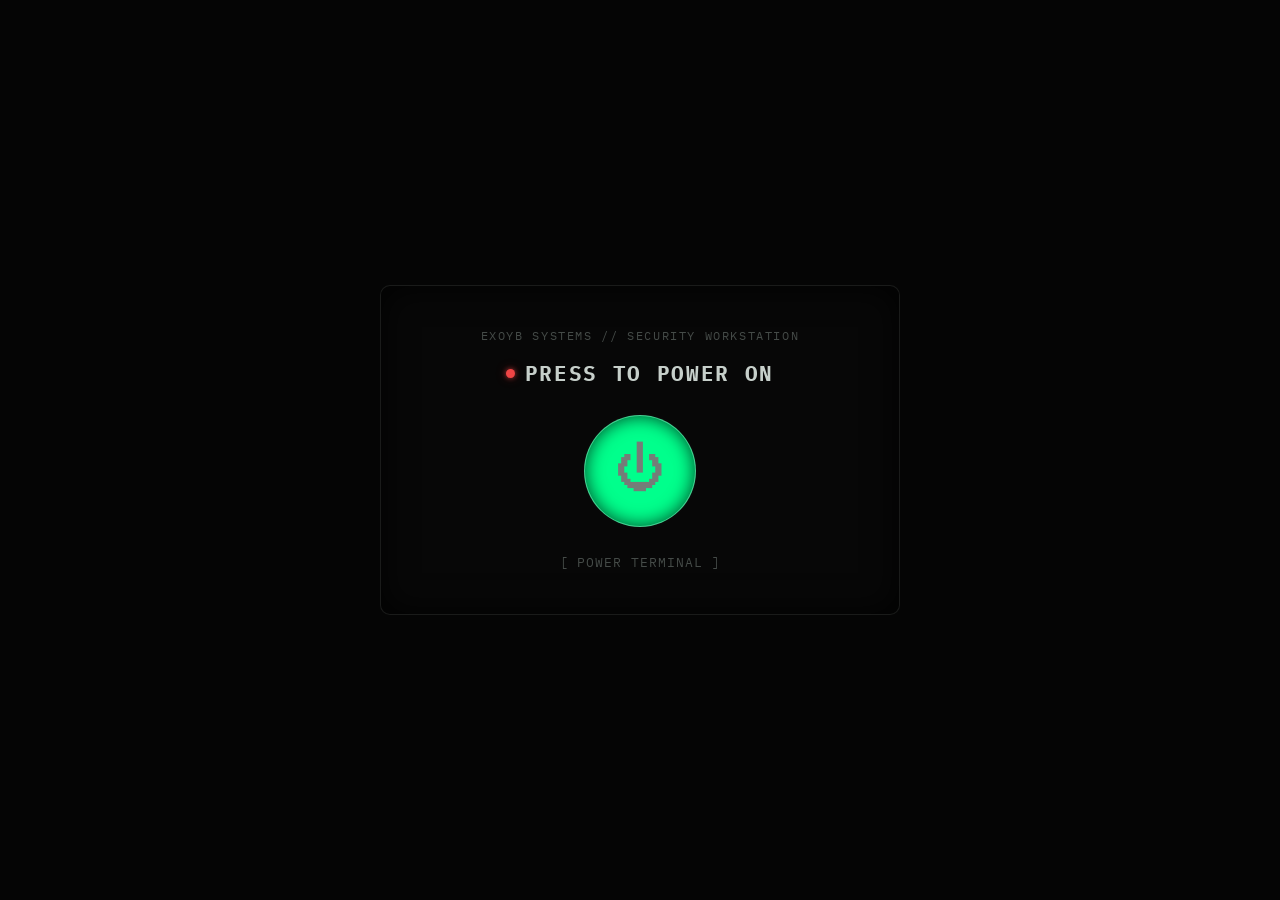
<file: index.html>
<!DOCTYPE html>
<html lang="en">
<head>
  <meta charset="UTF-8">
  <meta name="viewport" content="width=device-width, initial-scale=1.0">
  <title>Dan Ridout | Exoyb Cybersecurity Portfolio</title>
  <meta name="description" content="Dan Ridout's cybersecurity portfolio: hands-on projects, security training, learning logs and professional feedback while building toward Security Operations.">
  <meta name="theme-color" content="#0d100f">
  <link rel="canonical" href="https://exoyb.github.io/">
  <link rel="icon" href="src/assets/favicon.svg" type="image/svg+xml">

  <meta property="og:type" content="website">
  <meta property="og:site_name" content="Exoyb">
  <meta property="og:title" content="Dan Ridout | Exoyb Cybersecurity Portfolio">
  <meta property="og:description" content="Hands-on cybersecurity projects, training, learning logs and professional feedback on my path toward Security Operations.">
  <meta property="og:url" content="https://exoyb.github.io/">
  <meta property="og:image" content="https://exoyb.github.io/src/assets/images/dan-ridout-profile.png">
  <meta property="og:image:alt" content="Dan Ridout — Exoyb cybersecurity portfolio">
  <meta name="twitter:card" content="summary_large_image">
  <meta name="twitter:title" content="Dan Ridout | Exoyb Cybersecurity Portfolio">
  <meta name="twitter:description" content="Hands-on cybersecurity projects, training, learning logs and professional feedback.">
  <meta name="twitter:image" content="https://exoyb.github.io/src/assets/images/dan-ridout-profile.png">

  <!-- Critical first-paint state: the machine is physically OFF before JS initialises. -->
  <style>
    html, body { background: #050505; }
    #bootScreen {
      position: fixed;
      inset: 0;
      z-index: 9999;
      display: flex;
      align-items: center;
      justify-content: center;
      background: #050505 !important;
      color: #454b48 !important;
    }
    #bootScreen .boot-content { visibility: hidden; }

    /* Standby power control stays physically "off" until the real power-on gesture. */
    html body #bootScreen .power-gate:not(.system-starting):not(.system-powered) button.power-button {
      background: #090a09 !important;
      background-image: none !important;
      color: #555c58 !important;
      border-color: rgba(105,112,109,.34) !important;
      box-shadow: inset 0 0 18px rgba(0,0,0,.86) !important;
      filter: none !important;
    }
    html body #bootScreen .power-gate:not(.system-starting):not(.system-powered) button.power-button:hover,
    html body #bootScreen .power-gate:not(.system-starting):not(.system-powered) button.power-button:focus-visible {
      background: #0b0c0b !important;
      color: #747d78 !important;
      border-color: rgba(145,154,149,.48) !important;
      box-shadow: 0 0 10px rgba(255,255,255,.025), inset 0 0 18px rgba(0,0,0,.72) !important;
    }
    html body #bootScreen .power-gate:not(.system-starting):not(.system-powered) .power-icon {
      text-shadow: none !important;
    }
  </style>

  <link rel="stylesheet" href="src/css/main.css?v=20260911-1">
  <link rel="stylesheet" href="src/css/animations.css?v=20260911-1">
  <link rel="stylesheet" href="src/css/pages.css?v=20260911-1">
  <link rel="stylesheet" href="src/css/shell-fix.css?v=20260912-1">
</head>
<body>
  <div id="bootScreen" class="boot-screen">
    <div class="boot-content">
      <div class="boot-bios-label">EXOYB SYSTEMS BIOS v1.0.26 // SECURITY WORKSTATION</div>
      <div class="boot-header"><pre class="ascii-art"> _____  __  __   ___   __   __  ____        _____  __  __  _____ 
| ____| \ \/ /  / _ \  \ \ / / | __ )      | ____| \ \/ / | ____|
|  _|    \  /  | | | |  \ V /  |  _ \      |  _|    \  /  |  _|  
| |___   /  \  | |_| |   | |   | |_) |  _  | |___   /  \  | |___ 
|_____| /_/\_\  \___/    |_|   |____/  (_) |_____| /_/\_\ |_____|</pre></div>
      <div class="boot-terminal">
        <p><span class="boot-prompt">[POST]</span><span class="boot-text">CPU check: human-compatible processor</span><span class="boot-status boot-ok">[OK]</span></p>
        <p><span class="boot-prompt">[MEM]</span><span class="boot-text">640K conventional memory... apparently enough</span><span class="boot-status boot-ok">[OK]</span></p>
        <p><span class="boot-prompt">[DEV]</span><span class="boot-text">Keyboard detected // caffeine reserve questionable</span><span class="boot-status boot-ok">[OK]</span></p>
        <p><span class="boot-prompt">[BOOT]</span><span class="boot-text">Boot device: /dev/portfolio0</span><span class="boot-status boot-ok">[OK]</span></p>
        <p><span class="boot-prompt">[MOUNT]</span><span class="boot-text">/about/ /training/ /projects/ /cyber-log/ /feedback/</span><span class="boot-status boot-ok">[OK]</span></p>
        <p><span class="boot-prompt">[LOAD]</span><span class="boot-text">Executing Willpower.exe</span><span class="boot-status boot-ok">[OK]</span></p>
        <p><span class="boot-prompt">[NET]</span><span class="boot-text">GitHub + LinkedIn endpoints reachable</span><span class="boot-status boot-ok">[OK]</span></p>
        <p><span class="boot-prompt">[READY]</span><span class="boot-text">Secure portfolio endpoint available</span><span class="boot-status boot-ready">[READY]</span></p>
      </div>
      <div class="boot-progress"><div class="boot-progress-bar"></div></div>
      <p class="boot-footer"><span class="boot-sign">// Exoyb</span></p>
    </div>
  </div>

  <nav>
    <div class="nav-content">
      <div class="logo"><a href="index.html">$ ./Exoyb.sh</a></div>
      <div class="hamburger" onclick="toggleMenu()"><span></span><span></span><span></span></div>
      <div class="nav-links" id="navLinks">
        <a href="about.html">About</a><a href="training.html">Training</a><a href="projects.html">Projects</a><a href="cyber-log.html">Cyber Log</a><a href="feedback.html">Feedback</a>
      </div>
    </div>
  </nav>

  <section class="hero home-hero">
    <div class="hero-content home-hero-content fade-in">
      <div id="homeDecryptTag" class="tag decrypt-tag" tabindex="0" aria-label="Cybersecurity Student, SaaS Support, Technical Troubleshooting, People Leadership" data-cipher="// 9F7A2C01-4D8E6B33 | C2A17F90-5E3D8841 | 7B0EC4A2-D9136F55 | E4C1098B-2A6F77D0" data-plain="// Cybersecurity Student | SaaS Support | Technical Troubleshooting | People Leadership">// 9F7A2C01-4D8E6B33 | C2A17F90-5E3D8841 | 7B0EC4A2-D9136F55 | E4C1098B-2A6F77D0</div>
      <div class="home-identity">
        <h1>DAN RIDOUT</h1>
        <div class="home-alias">// EXOYB</div>
      </div>

      <div class="directory-shell">
        <div class="directory-shell-header terminal-header">
          <div class="terminal-dot dot-red"></div>
          <div class="terminal-dot dot-yellow"></div>
          <div class="terminal-dot dot-green"></div>
          <span class="directory-shell-title">exoyb@portfolio: ~</span>
        </div>
        <div class="directory-shell-body">
          <div class="shell-line">
            <span class="shell-user">exoyb@portfolio</span><span class="shell-separator">:</span><span class="shell-path">~</span><span class="shell-prompt">$</span>
            <span class="shell-command">ls -d */</span>
          </div>
          <p class="shell-output">Choose a directory:</p>

          <div class="directory-grid shell-directory-grid">
            <a class="directory-link fade-in" data-directory="/about/" href="about.html"><span class="directory-command">&gt; cd /about/</span><span class="directory-description">Who I am, why security, what I bring and how to contact me.</span></a>
            <a class="directory-link fade-in" data-directory="/training/" href="training.html"><span class="directory-command">&gt; cd /training/</span><span class="directory-description">Cyber-focused education, active certification study and completed credentials.</span></a>
            <a class="directory-link fade-in" data-directory="/projects/" href="projects.html"><span class="directory-command">&gt; cd /projects/</span><span class="directory-description">Labs, scripts, investigations and hands-on portfolio work.</span></a>
            <a class="directory-link fade-in" data-directory="/cyber-log/" href="cyber-log.html"><span class="directory-command">&gt; cd /cyber-log/</span><span class="directory-description">Dated learning notes, labs, discoveries and progress toward Security Operations.</span></a>
            <a class="directory-link fade-in" data-directory="/feedback/" href="feedback.html"><span class="directory-command">&gt; cd /feedback/</span><span class="directory-description">Customer reviews and manager feedback showing how I work with people.</span></a>
            <a class="directory-link fade-in" data-directory="/asteroid-miner/" href="asteroid-miner.html"><span class="directory-command">&gt; cd /asteroid-miner/</span><span class="directory-description">Play the browser build of my ongoing Godot space mining project.</span></a>
          </div>

          <div class="live-shell-prompt" aria-live="polite">
            <span class="shell-user">exoyb@portfolio</span><span class="shell-separator">:</span><span class="shell-path">~</span><span class="shell-prompt">$</span>
            <span id="directoryVerb" class="shell-command">cd&nbsp;</span><span id="directoryTarget" class="shell-target">[choose-directory]</span><span class="shell-cursor" aria-hidden="true"></span>
          </div>
          <p class="shell-hint">// hover or tab to preview · click to enter</p>
        </div>
      </div>
    </div>
  </section>

  <script src="src/js/audio.js?v=20260911-1"></script>
  <script src="src/js/ssh-typing-audio.js?v=20260910-1"></script>
  <script src="src/js/crt-power.js?v=20260910-1"></script>
  <script src="src/js/boot-ssh.js?v=20260911-2"></script>
  <script src="src/js/power-lighting.js?v=20260911-4"></script>
  <script src="src/js/main.js?v=20260912-5"></script>
  <script src="src/js/easter-egg.js?v=20260910-3"></script>
</body>
</html>
</file>
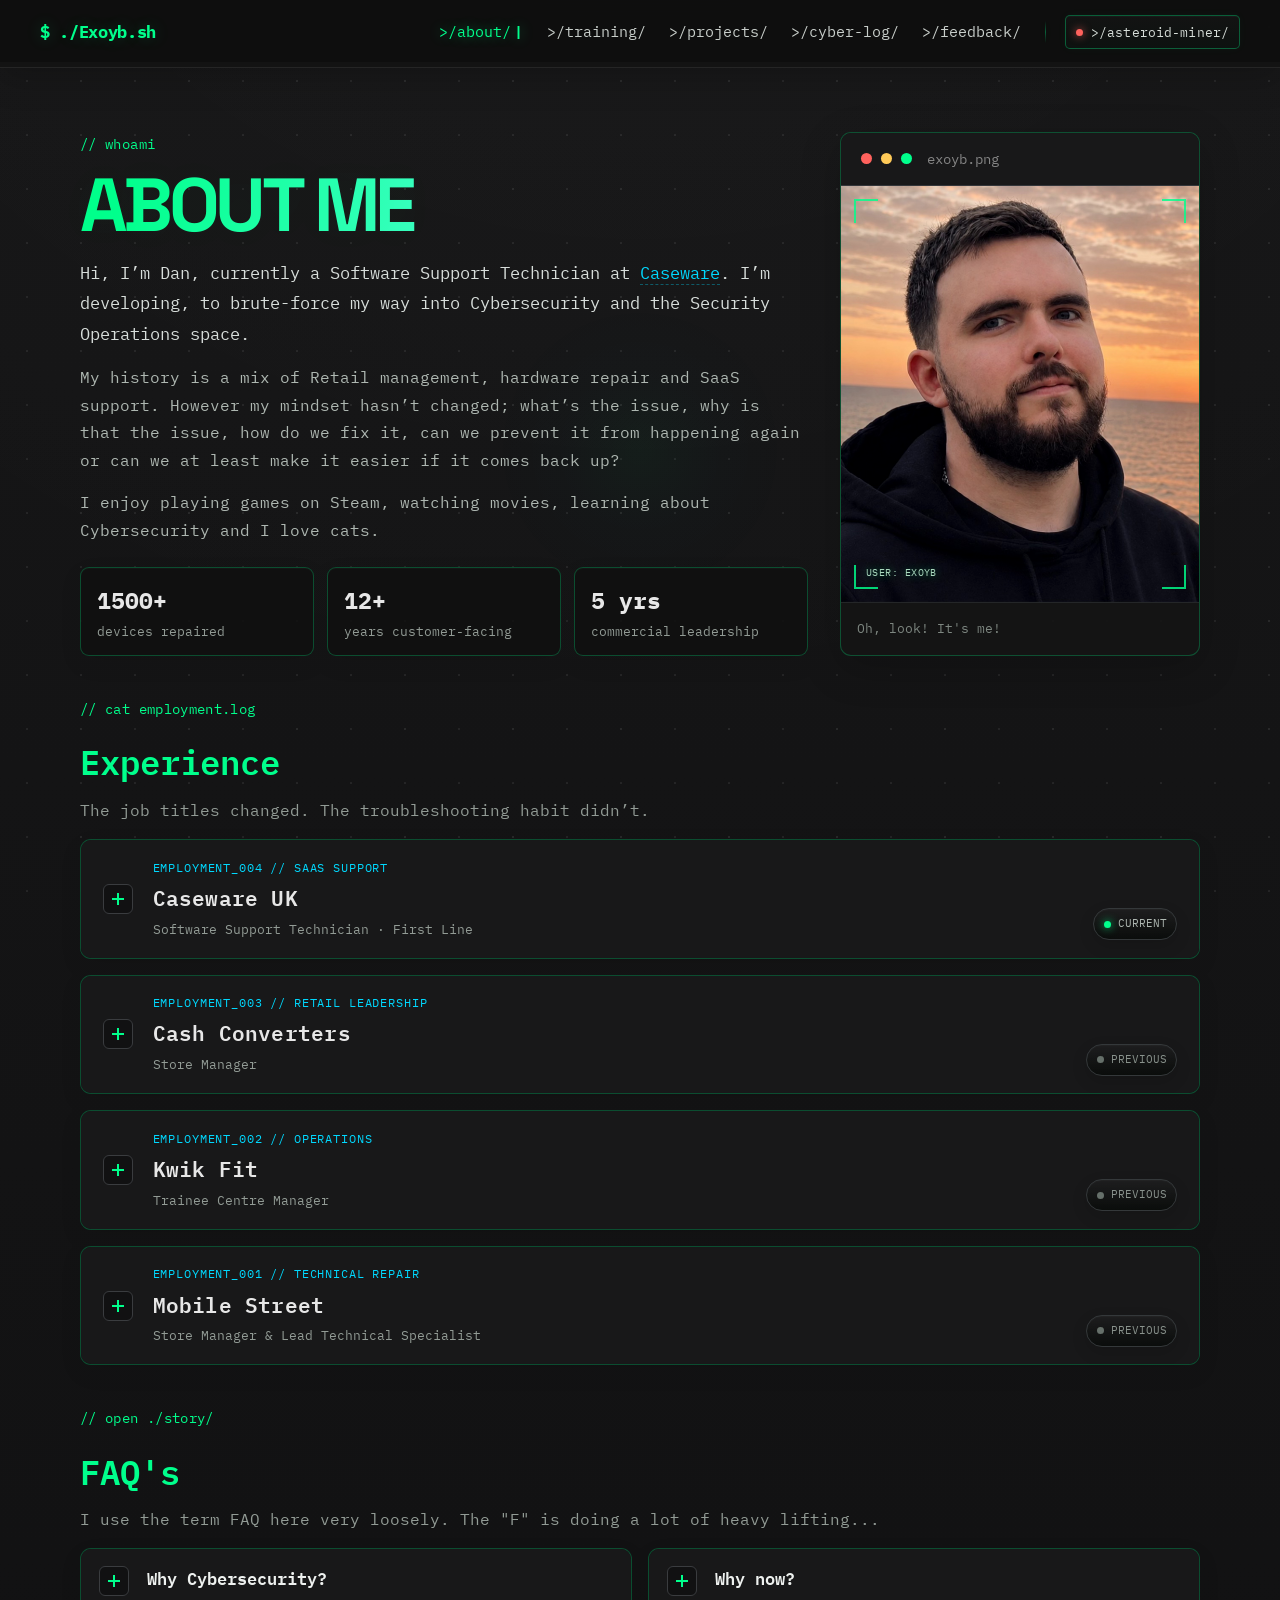
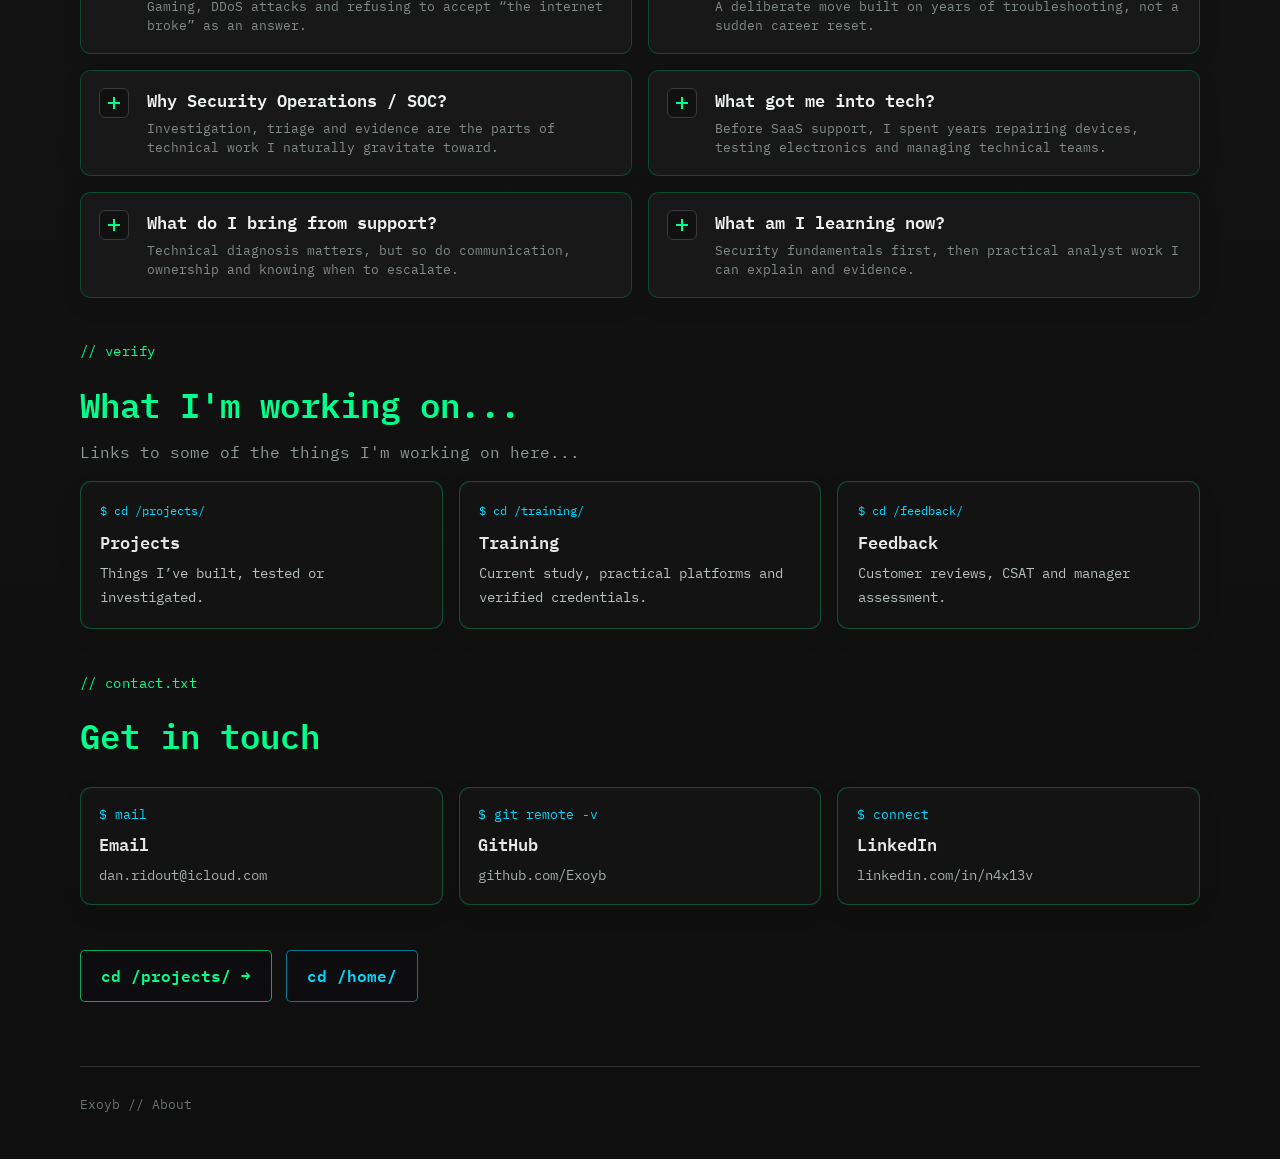
<file: about.html>
<!DOCTYPE html>
<html lang="en">
<head>
  <meta charset="UTF-8">
  <meta name="viewport" content="width=device-width, initial-scale=1.0">
  <title>Dan Ridout | About</title>
  <meta name="description" content="About Dan Ridout: software support technician moving into cybersecurity and Security Operations, with a background in technical diagnosis, hardware repair, customer support and leadership.">
  <link rel="icon" href="src/assets/favicon.svg" type="image/svg+xml">
  <meta name="theme-color" content="#0d100f">
  <link rel="stylesheet" href="src/css/main.css?v=20260911-1">
  <link rel="stylesheet" href="src/css/animations.css?v=20260911-1">
  <link rel="stylesheet" href="src/css/pages.css?v=20260911-1">
  <link rel="stylesheet" href="src/css/about.css?v=20260910-9">
  <link rel="stylesheet" href="src/css/about-experience.css?v=20260911-2">
</head>
<body>
<nav><div class="nav-content"><div class="logo"><a href="index.html">#!/bin/bash Exoyb.sh</a></div><div class="hamburger" onclick="toggleMenu()"><span></span><span></span><span></span></div><div class="nav-links" id="navLinks"><a class="active" href="about.html">About</a><a href="training.html">Training</a><a href="projects.html">Projects</a><a href="cyber-log.html">Cyber Log</a><a href="feedback.html">Feedback</a></div></div></nav>

<main class="page-shell"><div class="page-container about-page-layout">
  <header class="about-hero fade-in">
    <div class="about-hero-copy">
      <div class="page-kicker">// whoami</div>
      <h1>ABOUT ME</h1>
      <p class="page-intro about-lead">Hi, I’m Dan, currently a Software Support Technician at <a class="inline-link" href="https://www.caseware.com/" target="_blank" rel="noopener noreferrer">Caseware</a>. I’m developing, to brute-force my way into Cybersecurity and the Security Operations space.</p>
      <p class="about-summary">My history is a mix of Retail management, hardware repair and SaaS support. However my mindset hasn’t changed; what’s the issue, why is that the issue, how do we fix it, can we prevent it from happening again or can we at least make it easier if it comes back up?</p>
      <p class="about-summary">I enjoy playing games on Steam, watching movies, learning about Cybersecurity and I love cats.</p>

      <div class="about-stats" aria-label="Career highlights">
        <div class="about-stat"><span class="about-stat-value">1500+</span><span class="about-stat-label">devices repaired</span></div>
        <div class="about-stat"><span class="about-stat-value">12+</span><span class="about-stat-label">years customer-facing</span></div>
        <div class="about-stat"><span class="about-stat-value">5 yrs</span><span class="about-stat-label">commercial leadership</span></div>
      </div>
    </div>

    <aside class="about-photo-frame fade-in">
      <div class="about-photo-header"><span class="cd-dot red"></span><span class="cd-dot yellow"></span><span class="cd-dot green"></span><span class="about-photo-title">exoyb.png</span></div>
      <div class="about-photo-body">
        <img class="about-photo" src="src/assets/images/dan-ridout-profile.png" alt="Portrait of Dan Ridout" onerror="this.closest('.about-photo-body').classList.add('photo-unavailable'); this.remove();">
        <div class="photo-hud" aria-hidden="true">
          <span class="hud-corner tl"></span><span class="hud-corner tr"></span><span class="hud-corner bl"></span><span class="hud-corner br"></span>
          <div class="hud-meta"><span>USER: EXOYB</span></div>
        </div>
        <div class="about-photo-fallback"><span class="fallback-command">$ locate dan_ridout.png</span><span class="fallback-text">Profile image slot ready.</span></div>
      </div>
      <div class="about-photo-caption">Oh, look! It's me!</div>
    </aside>
  </header>

  <section class="about-now fade-in" aria-labelledby="current-role-title">
    <div class="section-head about-section-intro">
      <div class="page-kicker">// current_process</div>
      <h2 id="current-role-title">What I do now</h2>
      <p>From retail to SaaS support...</p>
    </div>

    <div class="current-process">
      <div class="process-statusbar">
        <span>PID 0425 &nbsp; USER dan &nbsp; COMMAND caseware_support</span>
        <strong>ACTIVE // APR 2025 — PRESENT</strong>
      </div>

      <div class="process-body">
        <div class="process-main">
          <span class="process-command">$ ps aux | grep caseware</span>
          <h3>Software Support Technician</h3>
          <ul class="process-lines">
            <li>Triage and troubleshoot Caseware software across phone, email and the support portal.</li>
            <li>Reproduce faults, narrow down root cause, document what has already been tried and own cases through to resolution or escalation.</li>
            <li>Support licensing, software and licence deployment, Cloud Financials, Cloud platform permissions, user groups, 2FA, script errors and the occasional “how do I add bullet points?”</li>
            <li>Write technical documentation used publicly by clients and as knowledge for the Fin AI agent.</li>
          </ul>
        </div>

        <aside class="process-overlap">
          <span class="process-command">$ grep -i transferable_skills</span>
          <h3>The security overlap</h3>
          <p class="overlap-line">Triage · Root cause · Troubleshooting · Problem replicating · Permissions · 2FA · Escalation · Documentation</p>
          <p>Different tools, familiar habits: gather evidence, narrow the problem, understand impact, communicate clearly and know when to escalate.</p>
        </aside>
      </div>

      <div class="process-evidence">
        <span class="process-evidence-label">// published_docs</span>
        <div class="link-stack">
          <a class="inline-link" href="https://my.caseware.com/s/article/Context-llp-partner-active-period-does-not--reference-a-valid-explicit-dimension?language=en_US" target="_blank" rel="noopener noreferrer">LLP partner active period ↗</a>
          <a class="inline-link" href="https://my.caseware.com/s/article/On-Saving-script-failed-Error-message?language=en_US" target="_blank" rel="noopener noreferrer">On Saving script failed ↗</a>
          <a class="inline-link" href="https://my.caseware.com/s/article/How-to-manually-tag-custom-content-in-Cloud-Engagements?language=en_US" target="_blank" rel="noopener noreferrer">Manual tagging in Cloud Engagements ↗</a>
        </div>
      </div>
    </div>
  </section>

  <section class="about-experience fade-in" aria-labelledby="experience-title">
    <div class="section-head about-section-intro">
      <div class="page-kicker">// cat employment.log</div>
      <h2 id="experience-title">Experience</h2>
      <p>The job titles changed. The troubleshooting habit didn’t.</p>
    </div>

    <div class="experience-log">
      <details class="experience-entry">
        <summary>
          <span class="experience-heading"><span class="experience-company">Caseware UK</span><span class="experience-role">Software Support Technician · First Line</span></span>
          <span class="experience-state current">CURRENT</span>
          <span class="experience-toggle" aria-hidden="true"></span>
        </summary>
        <div class="experience-content">
          <div class="experience-content-inner">
            <span class="experience-command">$ cat caseware.log</span>
            <ul class="experience-lines">
              <li>Support Working Papers installations across standalone and network environments, plus Cloud integration and platform issues.</li>
              <li>Work with firm administration, users, groups, permissions, licences, engagements, external reviewers and authentication issues.</li>
              <li>Troubleshoot Cloud Financials and UK/ROI Audit issues, reproduce faults and provide detailed escalation context where deeper investigation is needed.</li>
              <li>Write public knowledge-base documentation and internal material used by the Fin AI agent, alongside onboarding, coaching and peer support.</li>
              <li><strong>4.90 / 5 average Caseware CSAT</strong> across 29 responses. Manager Tom Dawber described “the level of customer service he delivers” as one of my greatest strengths. <a class="inline-link" href="feedback.html">See customer reviews &amp; manager feedback →</a></li>
            </ul>
          </div>
        </div>
      </details>

      <details class="experience-entry">
        <summary>
          <span class="experience-heading"><span class="experience-company">Cash Converters</span><span class="experience-role">Store Manager</span></span>
          <span class="experience-state">PREVIOUS</span>
          <span class="experience-toggle" aria-hidden="true"></span>
        </summary>
        <div class="experience-content">
          <div class="experience-content-inner">
            <span class="experience-command">$ cat cash_converters.log</span>
            <ul class="experience-lines">
              <li>Ran day-to-day store operations, commercial performance and customer escalations.</li>
              <li>Led, coached and developed staff while balancing service, compliance and operational targets.</li>
              <li>Tested and authenticated a wide range of consumer electronics before purchase and resale.</li>
              <li>Built the habit of making decisions quickly with incomplete information while still documenting and communicating the reasoning clearly.</li>
            </ul>
          </div>
        </div>
      </details>

      <details class="experience-entry">
        <summary>
          <span class="experience-heading"><span class="experience-company">Kwik Fit</span><span class="experience-role">Trainee Centre Manager</span></span>
          <span class="experience-state">PREVIOUS</span>
          <span class="experience-toggle" aria-hidden="true"></span>
        </summary>
        <div class="experience-content">
          <div class="experience-content-inner">
            <span class="experience-command">$ cat kwik_fit.log</span>
            <ul class="experience-lines">
              <li>Managed workflow across an 11-person workshop, balancing customers, jobs, commercial accounts and day-to-day site operations.</li>
              <li>Helped diagnose vehicle faults, prepare quotes and keep work moving when the workshop became busy.</li>
              <li>Worked in an environment where prioritisation mattered because delays affected customers, technicians and the rest of the job queue.</li>
              <li>Learned to keep people informed while coordinating several moving parts at once.</li>
            </ul>
          </div>
        </div>
      </details>

      <details class="experience-entry">
        <summary>
          <span class="experience-heading"><span class="experience-company">Mobile Street</span><span class="experience-role">Store Manager &amp; Lead Technical Specialist</span></span>
          <span class="experience-state">PREVIOUS</span>
          <span class="experience-toggle" aria-hidden="true"></span>
        </summary>
        <div class="experience-content">
          <div class="experience-content-inner">
            <span class="experience-command">$ cat mobile_street.log</span>
            <ul class="experience-lines">
              <li>Diagnosed faults across desktops, laptops and mobile devices, including POST and boot failures, component faults and board-level issues.</li>
              <li>Completed hardware repairs including micro-soldering, IC replacement and trace repair where appropriate.</li>
              <li>Combined hands-on technical work with store leadership, customer communication and explaining faults in plain English.</li>
              <li>Built the technical troubleshooting foundation I still use now: observe, test, isolate, repair, verify.</li>
            </ul>
          </div>
        </div>
      </details>
    </div>
  </section>

  <section class="about-story fade-in" aria-labelledby="story-title">
    <div class="section-head about-section-intro">
      <div class="page-kicker">// open ./story/</div>
      <h2 id="story-title">FAQ's</h2>
      <p>I use the term FAQ here very loosely. The "F" is doing a lot of heavy lifting...</p>
    </div>

    <div class="about-question-grid">
      <details class="about-question">
        <summary><span class="question-icon" aria-hidden="true"></span><span class="question-copy"><span class="question-title">Why Cybersecurity?</span><span class="question-teaser">Gaming, DDoS attacks and refusing to accept “the internet broke” as an answer.</span></span></summary>
        <div class="question-content">
          <p>My interest in Cybersecurity started from two main places.</p>
          <p>I’m very much a night owl, and when I was younger, in my early to mid teens, my internet would be cut off at 12:00am through the router settings. I couldn’t guess the router’s Wi-Fi password because it had been changed from the default, so what could I do?</p>
          <p>I started trying to understand how the restriction actually worked. What specifically was being blocked? How did the router know which device was mine? Why did the restriction persist after a reboot?</p>
          <p>That unlocked the home cyber pirate in me.</p>
          <p>I started learning what DNS was, what subnets were, how IP addresses worked, the difference between IPv4 and IPv6, and most importantly, what a MAC address was. Eventually I worked out that I could disconnect from the network, change my PC name, spoof my MAC address, renew my IP configuration and reconnect as what appeared to be a different device.</p>
          <p>I was back online again 🙌</p>
          <p>My parents are actually very tech savvy themselves. They checked the network logs, knew exactly what I was doing and, much to my surprise, encouraged me to keep learning rather than simply shutting it down.</p>
          <p>The second thing happened around the same time. I played a lot of online games, and occasionally after beating someone they would threaten to DDoS me. Naturally, I thought, “nahhh, no way, all bark and no bite.”</p>
          <p>Five minutes later, I was offline.</p>
          <p>That sent me down another rabbit hole. What is a DDoS attack? How does it work? What is the difference between DoS and DDoS? What does a ping actually do? Why can an attack knock somebody offline? How can you protect yourself from it? What is a VPN, and how do you configure one?</p>
          <p>And, being a teenager, there was obviously another question: could I send one back?</p>
          <p>For legal and professional purposes, of course I would never suggest that I retaliated. How childish would that be?</p>
          <p>Those two experiences opened up a whole world of fascination with computers, networks and Cybersecurity. I realised I enjoyed understanding what was happening underneath the surface, figuring out why something worked, and learning how systems could be manipulated, protected and improved.</p>
        </div>
      </details>

      <details class="about-question">
        <summary><span class="question-icon" aria-hidden="true"></span><span class="question-copy"><span class="question-title">Why now?</span><span class="question-teaser">A deliberate move built on years of troubleshooting, not a sudden career reset.</span></span></summary>
        <div class="question-content">
          <p>I’ve spent years building the pieces without originally calling them security skills: diagnosing hardware, testing electronics, supporting software, handling permissions and authentication issues, documenting fixes and escalating complex problems.</p>
          <p>Now I’m turning that experience and natural interest toward security. I have managed to get into the IT industry with Caseware after many years in retail customer service roles. Now I want to progress into Cybersecurity.</p>
        </div>
      </details>

      <details class="about-question">
        <summary><span class="question-icon" aria-hidden="true"></span><span class="question-copy"><span class="question-title">Why Security Operations / SOC?</span><span class="question-teaser">Investigation, triage and evidence are the parts of technical work I naturally gravitate toward.</span></span></summary>
        <div class="question-content">
          <p>SOC work appeals to me because it turns curiosity into a process: something happened, evidence exists somewhere, and the job is to work out what matters, what caused it and what should happen next.</p>
          <p>That maps well to how I already approach support: narrow noisy problems, reproduce behaviour where possible, separate symptoms from causes and hand over useful context when escalation is needed.</p>
        </div>
      </details>

      <details class="about-question">
        <summary><span class="question-icon" aria-hidden="true"></span><span class="question-copy"><span class="question-title">What got me into tech?</span><span class="question-teaser">Before SaaS support, I spent years repairing devices, testing electronics and managing technical teams.</span></span></summary>
        <div class="question-content">
          <div class="career-steps">
            <div class="career-step"><span class="career-step-label">Mobile Street</span><p>Hands-on diagnosis across desktops, laptops and mobile devices, including board-level micro-soldering, IC replacement and trace repair.</p></div>
            <div class="career-step"><span class="career-step-label">Cash Converters</span><p>Store leadership alongside electronics testing and authentication, customer escalation and staff development.</p></div>
            <div class="career-step"><span class="career-step-label">Kwik Fit</span><p>Managed the workflow for an 11-person workshop, balancing customers, jobs, commercial accounts and day-to-day site operations. I wasn’t a full mechanic, but I always enjoyed getting involved where I could, helping diagnose faults, putting quotes together and jumping in with repairs when the workshop was swamped.</p></div>
          </div>
        </div>
      </details>

      <details class="about-question">
        <summary><span class="question-icon" aria-hidden="true"></span><span class="question-copy"><span class="question-title">What do I bring from support?</span><span class="question-teaser">Technical diagnosis matters, but so do communication, ownership and knowing when to escalate.</span></span></summary>
        <div class="question-content">
          <p>Support has taught me how to deal with a constant flow of issues while still keeping the quality of the response high. That means prioritising tickets, understanding what actually needs attention first, communicating clearly with customers and keeping calm when things get busy.</p>
          <p>A big part of the job is also making sure the technical side is documented properly. I’m used to writing clear resolution details, recording what has already been tried, explaining the outcome and leaving enough context for someone else to pick the case up without having to start again.</p>
          <p>I think that transfers well into Security Operations. Good technical work is not just finding the issue. It is being able to explain what happened, what you checked, what matters, what still needs investigating and when something needs to be escalated.</p>
          <p><a class="inline-link" href="feedback.html">See customer and manager feedback →</a></p>
        </div>
      </details>

      <details class="about-question">
        <summary><span class="question-icon" aria-hidden="true"></span><span class="question-copy"><span class="question-title">What am I learning now?</span><span class="question-teaser">Security fundamentals first, then practical analyst work I can explain and evidence.</span></span></summary>
        <div class="question-content">
          <p>I’m currently working through Microsoft SC-900, the Google Cybersecurity Professional Certificate and hands-on TryHackMe learning including SEC1 and SAL1.</p>
          <p>The goal is to collect a mix of both theory and hands-on practical labs and simulations of SIEMs in order to gain a clear and thorough understanding of how systems interact with one another.</p>
          <p><a class="inline-link" href="training.html">View training →</a> &nbsp; <a class="inline-link" href="cyber-log.html">Read the Cyber Log →</a></p>
        </div>
      </details>
    </div>
  </section>

  <section class="about-proof fade-in" aria-labelledby="proof-title">
    <div class="section-head about-section-intro">
      <div class="page-kicker">// verify</div>
      <h2 id="proof-title">What I'm working on...</h2>
      <p>Links to some of the things I'm working on here...</p>
    </div>
    <div class="proof-grid">
      <a class="proof-card" href="projects.html"><span class="proof-command">$ cd /projects/</span><strong>Projects</strong><span>Things I’ve built, tested or investigated.</span></a>
      <a class="proof-card" href="training.html"><span class="proof-command">$ cd /training/</span><strong>Training</strong><span>Current study, practical platforms and verified credentials.</span></a>
      <a class="proof-card" href="feedback.html"><span class="proof-command">$ cd /feedback/</span><strong>Feedback</strong><span>Customer reviews, CSAT and manager assessment.</span></a>
    </div>
  </section>

  <section class="about-section about-contact fade-in" id="contact">
    <div class="section-head"><div class="page-kicker">// contact.txt</div><h2>Get in touch</h2></div>
    <div class="about-contact-grid">
      <a class="contact-card" href="mailto:dan.ridout@icloud.com"><span class="contact-command">$ mail</span><strong>Email</strong><span>dan.ridout@icloud.com</span></a>
      <a class="contact-card" href="https://github.com/Exoyb" target="_blank" rel="noopener noreferrer"><span class="contact-command">$ git remote -v</span><strong>GitHub</strong><span>github.com/Exoyb</span></a>
      <a class="contact-card" href="https://www.linkedin.com/in/n4x13v/" target="_blank" rel="noopener noreferrer"><span class="contact-command">$ connect</span><strong>LinkedIn</strong><span>linkedin.com/in/n4x13v</span></a>
    </div>
  </section>

  <div class="page-actions about-actions"><a class="btn btn-primary" href="projects.html">cd /projects/ →</a><a class="btn btn-secondary" href="index.html">cd /home/</a></div>
</div></main>
<footer class="site-footer">Exoyb // About</footer>
<script src="src/js/audio.js?v=20260911-1"></script>
<script src="src/js/main.js?v=20260912-3"></script>
</body>
</html>
</file>
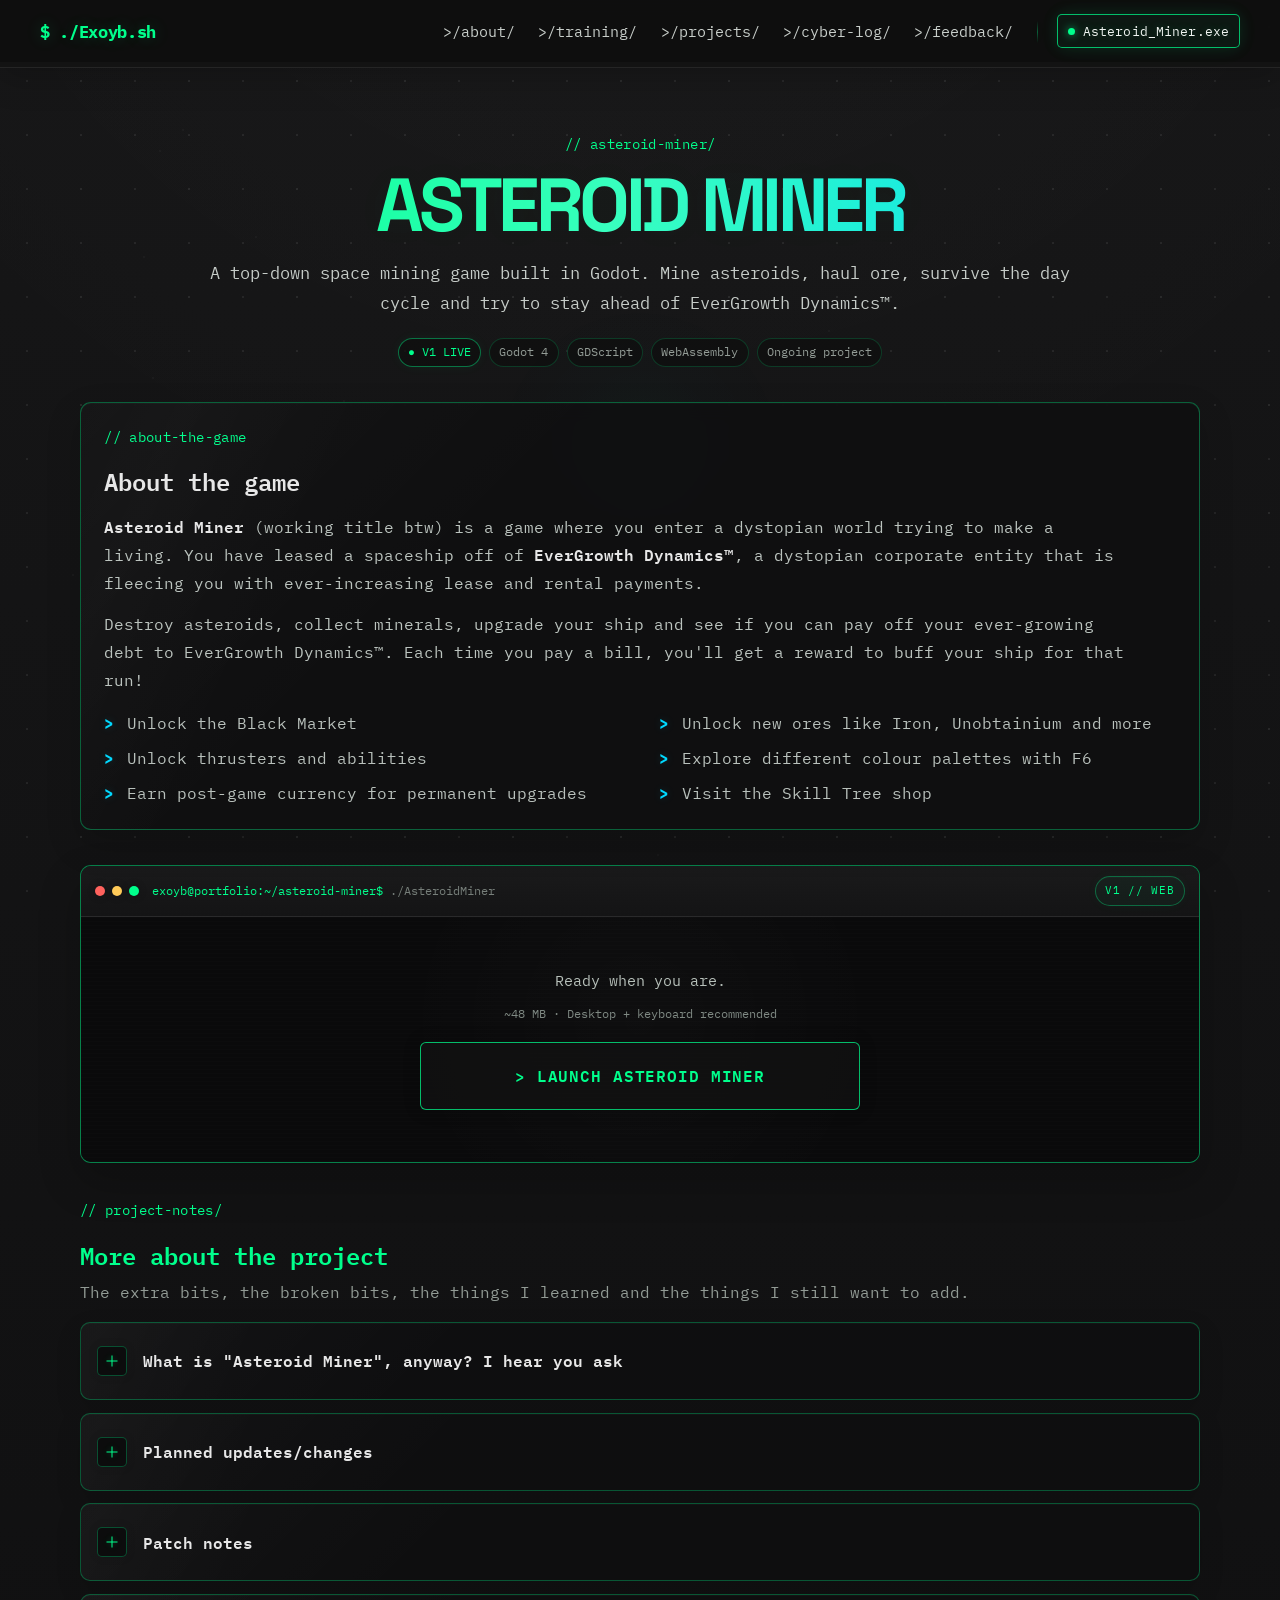
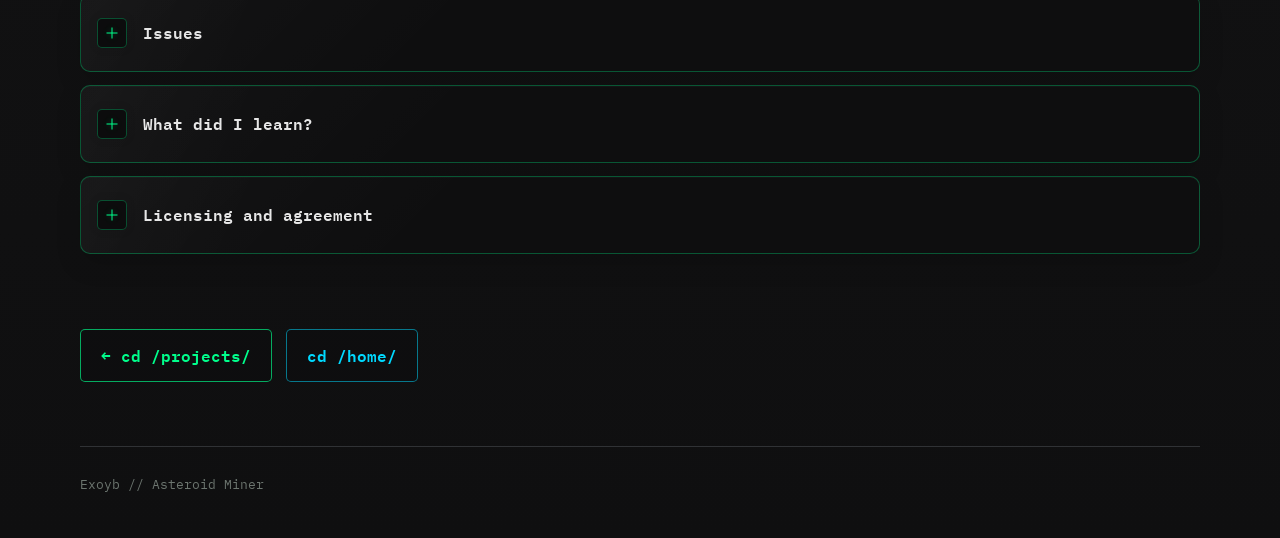
<file: asteroid-miner.html>
<!DOCTYPE html>
<html lang="en">
<head>
  <meta charset="UTF-8">
  <meta name="viewport" content="width=device-width, initial-scale=1.0">
  <title>Exoyb | Asteroid Miner</title>
  <meta name="description" content="Play Asteroid Miner, an ongoing Godot project by Exoyb, directly in the browser and follow its patch history.">
  <meta name="theme-color" content="#0d100f">
  <link rel="icon" href="src/assets/favicon.svg" type="image/svg+xml">
  <link rel="stylesheet" href="src/css/main.css?v=20260912-4">
  <link rel="stylesheet" href="src/css/animations.css?v=20260911-1">
  <link rel="stylesheet" href="src/css/pages.css?v=20260911-1">
  <link rel="stylesheet" href="src/css/projects.css?v=20260912-1">
  <link rel="stylesheet" href="src/css/asteroid-miner.css?v=20260912-5">
  <style>
    @media (min-width: 761px) {
      .asteroid-primary-card .asteroid-feature-grid {
        grid-template-columns: repeat(2, minmax(0, 1fr));
        column-gap: 2.4rem;
        row-gap: .5rem;
      }
    }
  </style>
</head>
<body>
<div class="asteroid-space-fx" data-asteroid-space-fx aria-hidden="true"></div>
<nav><div class="nav-content"><div class="logo"><a href="index.html">#!/bin/bash Exoyb.sh</a></div><div class="hamburger" onclick="toggleMenu()"><span></span><span></span><span></span></div><div class="nav-links" id="navLinks"><a href="about.html">About</a><a href="training.html">Training</a><a href="projects.html">Projects</a><a href="cyber-log.html">Cyber Log</a><a href="feedback.html">Feedback</a></div></div></nav>

<main class="page-shell"><div class="page-container asteroid-page">
  <header class="page-hero asteroid-hero fade-in">
    <div class="page-kicker" style="width:100%; text-align:center;">// asteroid-miner/</div>
    <h1>ASTEROID MINER</h1>
    <p class="page-intro">A top-down space mining game built in Godot. Mine asteroids, haul ore, survive the day cycle and try to stay ahead of EverGrowth Dynamics™.</p>
    <div class="asteroid-meta" aria-label="Project metadata">
      <span class="asteroid-live">● V1 LIVE</span>
      <span>Godot 4</span>
      <span>GDScript</span>
      <span>WebAssembly</span>
      <span>Ongoing project</span>
    </div>
  </header>

  <section class="asteroid-primary-card fade-in" aria-labelledby="asteroid-game-title">
    <div class="page-kicker">// about-the-game</div>
    <h2 id="asteroid-game-title">About the game</h2>
    <p><strong>Asteroid Miner</strong> (working title btw) is a game where you enter a dystopian world trying to make a living. You have leased a spaceship off of <strong>EverGrowth Dynamics™</strong>, a dystopian corporate entity that is fleecing you with ever-increasing lease and rental payments.</p>
    <p>Destroy asteroids, collect minerals, upgrade your ship and see if you can pay off your ever-growing debt to EverGrowth Dynamics™. Each time you pay a bill, you'll get a reward to buff your ship for that run!</p>
    <ul class="asteroid-terminal-list asteroid-feature-grid">
      <li>Unlock the Black Market</li>
      <li>Unlock new ores like Iron, Unobtainium and more</li>
      <li>Unlock thrusters and abilities</li>
      <li>Explore different colour palettes with F6</li>
      <li>Earn post-game currency for permanent upgrades</li>
      <li>Visit the Skill Tree shop</li>
    </ul>
  </section>

  <section class="game-launcher game-terminal" data-game-launcher data-game-src="games/asteroid-miner/AsteroidMiner.html" aria-label="Asteroid Miner playable web build">
    <div class="game-terminal-topbar">
      <div class="game-terminal-dots" aria-hidden="true">
        <span class="cd-dot red"></span>
        <span class="cd-dot yellow"></span>
        <span class="cd-dot green"></span>
      </div>
      <span class="game-terminal-title"><span class="game-shell-prompt">exoyb@portfolio:~/asteroid-miner$</span> ./AsteroidMiner</span>
      <span class="game-build-tag">V1 // WEB</span>
    </div>

    <div class="game-standby" data-game-standby>
      <div class="game-standby-copy">
        <p>Ready when you are.</p>
        <small>~48 MB · Desktop + keyboard recommended</small>
      </div>
      <button class="game-control game-launch-control" type="button" data-game-launch>&gt; LAUNCH ASTEROID MINER</button>
    </div>

    <div class="game-runtime" data-game-runtime hidden>
      <div class="game-runtime-toolbar">
        <span class="game-runtime-state" data-game-state>runtime: offline</span>
        <div class="game-runtime-controls">
          <button class="game-control" type="button" data-game-restart>RESTART</button>
          <button class="game-control" type="button" data-game-fullscreen>FULLSCREEN</button>
          <button class="game-control game-exit-control" type="button" data-game-exit>EXIT</button>
        </div>
      </div>
      <div class="game-viewport">
        <iframe data-game-frame title="Asteroid Miner playable browser build" allow="autoplay; fullscreen; gamepad" allowfullscreen></iframe>
      </div>
    </div>
  </section>

  <section class="asteroid-details fade-in" aria-label="Asteroid Miner project details">
    <div class="asteroid-details-head">
      <div class="page-kicker">// project-notes/</div>
      <h2>More about the project</h2>
      <p>The extra bits, the broken bits, the things I learned and the things I still want to add.</p>
    </div>

    <details class="asteroid-panel">
      <summary>
        <span class="asteroid-panel-toggle" aria-hidden="true"></span>
        <span class="asteroid-panel-title-wrap">
          <span class="asteroid-panel-title">What is "Asteroid Miner", anyway? I hear you ask</span>
        </span>
      </summary>
      <div class="asteroid-panel-content">
        <p>Asteroid Miner is a WIP pet project of mine for fun. It predates my portfolio here, and it has been both challenging and rewarding to build.</p>
        <p>I understand this isn't cybersecurity, far from it, but it's still an accomplishment I'm proud of.</p>
        <div class="asteroid-joke-block">
          <p>Is the balancing good? <strong>No.</strong></p>
          <p>Is the gameplay addictive? <strong>Probably not.</strong></p>
          <p>Most importantly though... is it <strong>FUN?</strong></p>
          <p>Because... that's also a <strong>No...</strong></p>
          <p>But!... is it <strong>MINE?</strong> <strong>Abso-bloody-lutely it is.</strong></p>
        </div>
        <p>I hope you enjoy it. It's far from finished. Please give it a go.</p>
      </div>
    </details>

    <details class="asteroid-panel">
      <summary>
        <span class="asteroid-panel-toggle" aria-hidden="true"></span>
        <span class="asteroid-panel-title-wrap">
          <span class="asteroid-panel-title">Planned updates/changes</span>
        </span>
      </summary>
      <div class="asteroid-panel-content">
        <ul class="asteroid-terminal-list">
          <li><strong>Space Pirates!</strong><span class="asteroid-list-detail">Yarr, ye' need to be payin' a fine otherwise prepare to be boarded! - Pay a fine, or fight to the death</span></li>
          <li>Character portraits</li>
          <li>New ships and weapons</li>
          <li>Additional ores</li>
          <li>Buy different colour palettes, perhaps the colour palettes unlock additional ores you couldn't see before?</li>
        </ul>
      </div>
    </details>

    <details class="asteroid-panel asteroid-patch-panel">
      <summary>
        <span class="asteroid-panel-toggle" aria-hidden="true"></span>
        <span class="asteroid-panel-title-wrap">
          <span class="asteroid-panel-title">Patch notes</span>
        </span>
      </summary>
      <div class="asteroid-panel-content asteroid-patch-content">
        <p class="asteroid-panel-intro">The browser build here will be the most up to date version per the patch notes.</p>

        <div class="project-release-list">
          <details class="project-release">
            <summary>
              <span class="project-release-toggle" aria-hidden="true"></span>
              <span class="project-release-title-wrap">
                <span class="project-release-version">V1</span>
                <span class="project-release-name">Initial web release</span>
              </span>
              <span class="project-release-meta">
                <time class="project-date" datetime="2026-09-12">12 SEP 2026</time>
                <span class="project-status complete">RELEASED</span>
              </span>
            </summary>
            <div class="project-release-content">
              <section class="release-section release-context">
                <span class="detail-command">$ cat context.txt</span>
                <h4>Context</h4>
                <p>Asteroid Miner already existed before I built this portfolio. V1 is not the first version of the game itself; it is the first version I have cleaned up, packaged and published as a playable browser project here. I wanted people to be able to actually play it rather than just read about it or look at screenshots.</p>
              </section>
              <section class="release-section">
                <span class="detail-command">$ cat changes.log</span>
                <h4>Release</h4>
                <ul>
                  <li>Prepared the existing Godot project for a browser release using the Compatibility renderer.</li>
                  <li>Exported the game as a Godot Web/WebAssembly build for GitHub Pages.</li>
                  <li>Kept the editable Godot source project private and published only the compiled browser build.</li>
                  <li>Added an explicit launch step so the large runtime is not downloaded unless somebody actually chooses to play.</li>
                  <li>Added restart, fullscreen and exit controls around the embedded game.</li>
                  <li>Established this patch-note history so future game changes can be documented against the same live build.</li>
                </ul>
              </section>
              <section class="release-section release-outcome">
                <span class="detail-command">$ cat outcome.txt</span>
                <h4>Outcome</h4>
                <ul>
                  <li>Asteroid Miner now has a single live browser build that can be updated in place.</li>
                  <li>The rest of the portfolio stays lightweight until somebody actively chooses to launch the game.</li>
                  <li>Future releases can focus on new game content and patch notes instead of rebuilding the website integration each time.</li>
                </ul>
              </section>
            </div>
          </details>
        </div>
      </div>
    </details>

    <details class="asteroid-panel">
      <summary>
        <span class="asteroid-panel-toggle" aria-hidden="true"></span>
        <span class="asteroid-panel-title-wrap">
          <span class="asteroid-panel-title">Issues</span>
        </span>
      </summary>
      <div class="asteroid-panel-content">
        <ul class="asteroid-terminal-list asteroid-issues-list">
          <li><strong>Balancing</strong><span class="asteroid-list-detail">The game is far too easy. I'm still trying to work out the maths and the overall 'feel' - challenging &amp; addictive vs cosy &amp; satisfying.</span></li>
          <li><strong>UI scaling</strong><span class="asteroid-list-detail">The UI scales poorly and is lacking assets. It's mainly made up of placeholders at the moment.</span></li>
          <li><strong>Colour palettes</strong><span class="asteroid-list-detail">The UI doesn't correctly swap colour palettes.</span></li>
          <li><strong>Visual bugs</strong><span class="asteroid-list-detail">Flickering asteroid textures and shading issues with certain colour palettes on asteroids and background space junk.</span></li>
        </ul>
      </div>
    </details>

    <details class="asteroid-panel">
      <summary>
        <span class="asteroid-panel-toggle" aria-hidden="true"></span>
        <span class="asteroid-panel-title-wrap">
          <span class="asteroid-panel-title">What did I learn?</span>
        </span>
      </summary>
      <div class="asteroid-panel-content">
        <ul class="asteroid-terminal-list">
          <li>Some GDScript</li>
          <li>Godot 4</li>
          <li>Troubleshooting... lots and lots and lots of troubleshooting and debugging</li>
          <li>More troubleshooting. Especially around performance and optimisation.</li>
          <li>The importance of backups, as my laptop died and I lost about 40-60 hours of work</li>
          <li>Pixel art in Aseprite</li>
          <li>Ableton and Serum 2 for sound design, mixing, EQ and sound effects</li>
          <li>GitHub + Godot + Web exports</li>
          <li>Save states, permanent / temporary / session memory</li>
        </ul>
      </div>
    </details>

    <details class="asteroid-panel asteroid-licence-panel">
      <summary>
        <span class="asteroid-panel-toggle" aria-hidden="true"></span>
        <span class="asteroid-panel-title-wrap">
          <span class="asteroid-panel-title">Licensing and agreement</span>
        </span>
      </summary>
      <div class="asteroid-panel-content">
        <p>I genuinely would like you to have a go of this game and enjoy it. It's far from finished, but I have spent a lot of time making things in here.</p>
        <p>So please feel free to play it and give me some feedback, but please do not redistribute, repackage or sell it.</p>
        <p class="asteroid-licence-signoff"><strong>Play it. Enjoy it. Tell me it's broken. Just don't nick it.</strong></p>
      </div>
    </details>
  </section>

  <div class="page-actions"><a class="btn btn-primary" href="projects.html">← cd /projects/</a><a class="btn btn-secondary" href="index.html">cd /home/</a></div>
</div></main>

<footer class="site-footer">Exoyb // Asteroid Miner</footer>
<script src="src/js/audio.js?v=20260911-1"></script>
<script src="src/js/main.js?v=20260912-5"></script>
<script src="src/js/projects-game.js?v=20260912-2"></script>
<script src="src/js/asteroid-space.js?v=20260912-2"></script>
</body>
</html>
</file>
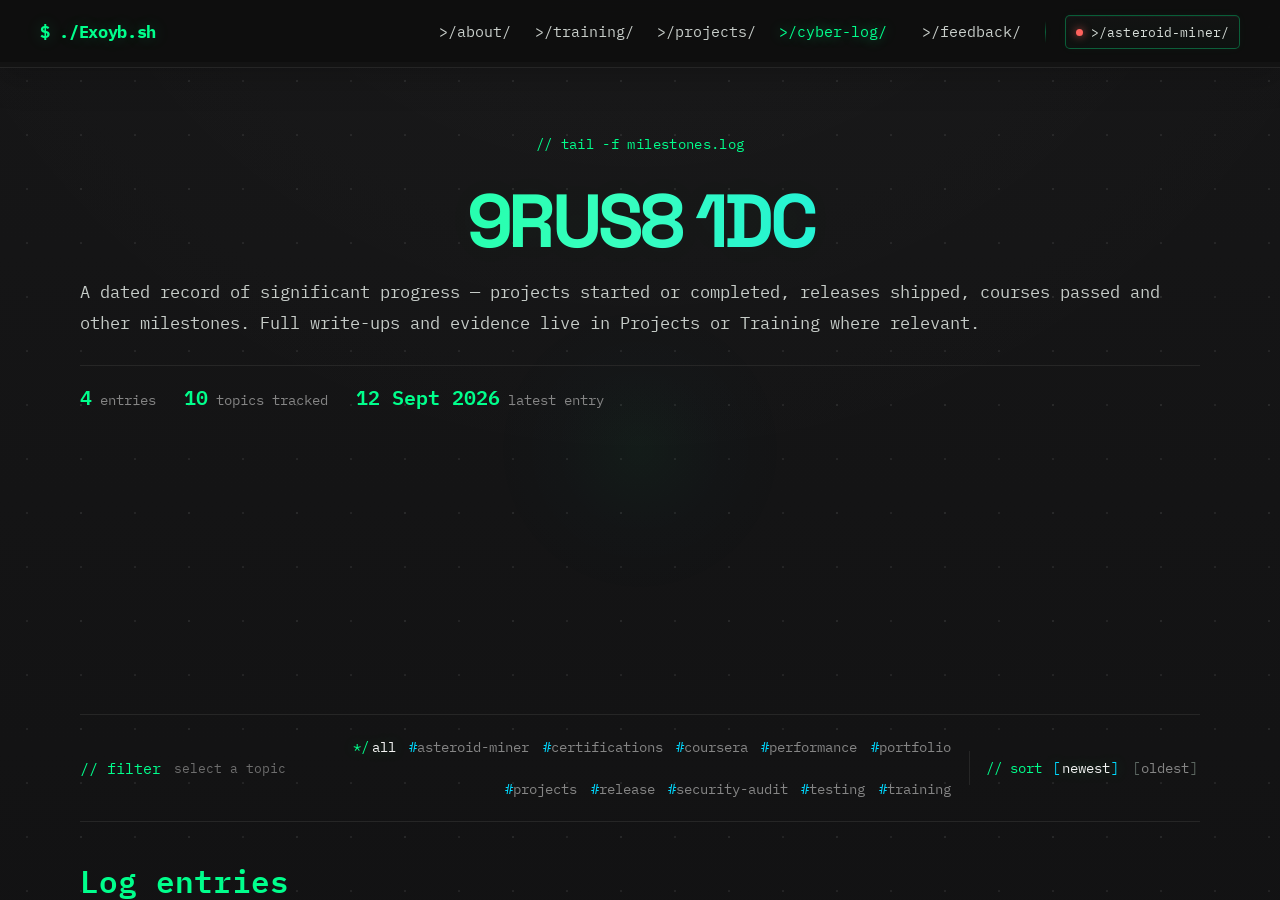
<file: blog.html>
<!DOCTYPE html>
<html lang="en">
<head>
  <meta charset="UTF-8">
  <meta name="viewport" content="width=device-width, initial-scale=1.0">
  <meta http-equiv="refresh" content="0; url=cyber-log.html">
  <title>Exoyb | Cyber Log</title>
  <link rel="canonical" href="cyber-log.html">
</head>
<body>
  <p>Moved to <a href="cyber-log.html">Cyber Log</a>.</p>
</body>
</html>
</file>
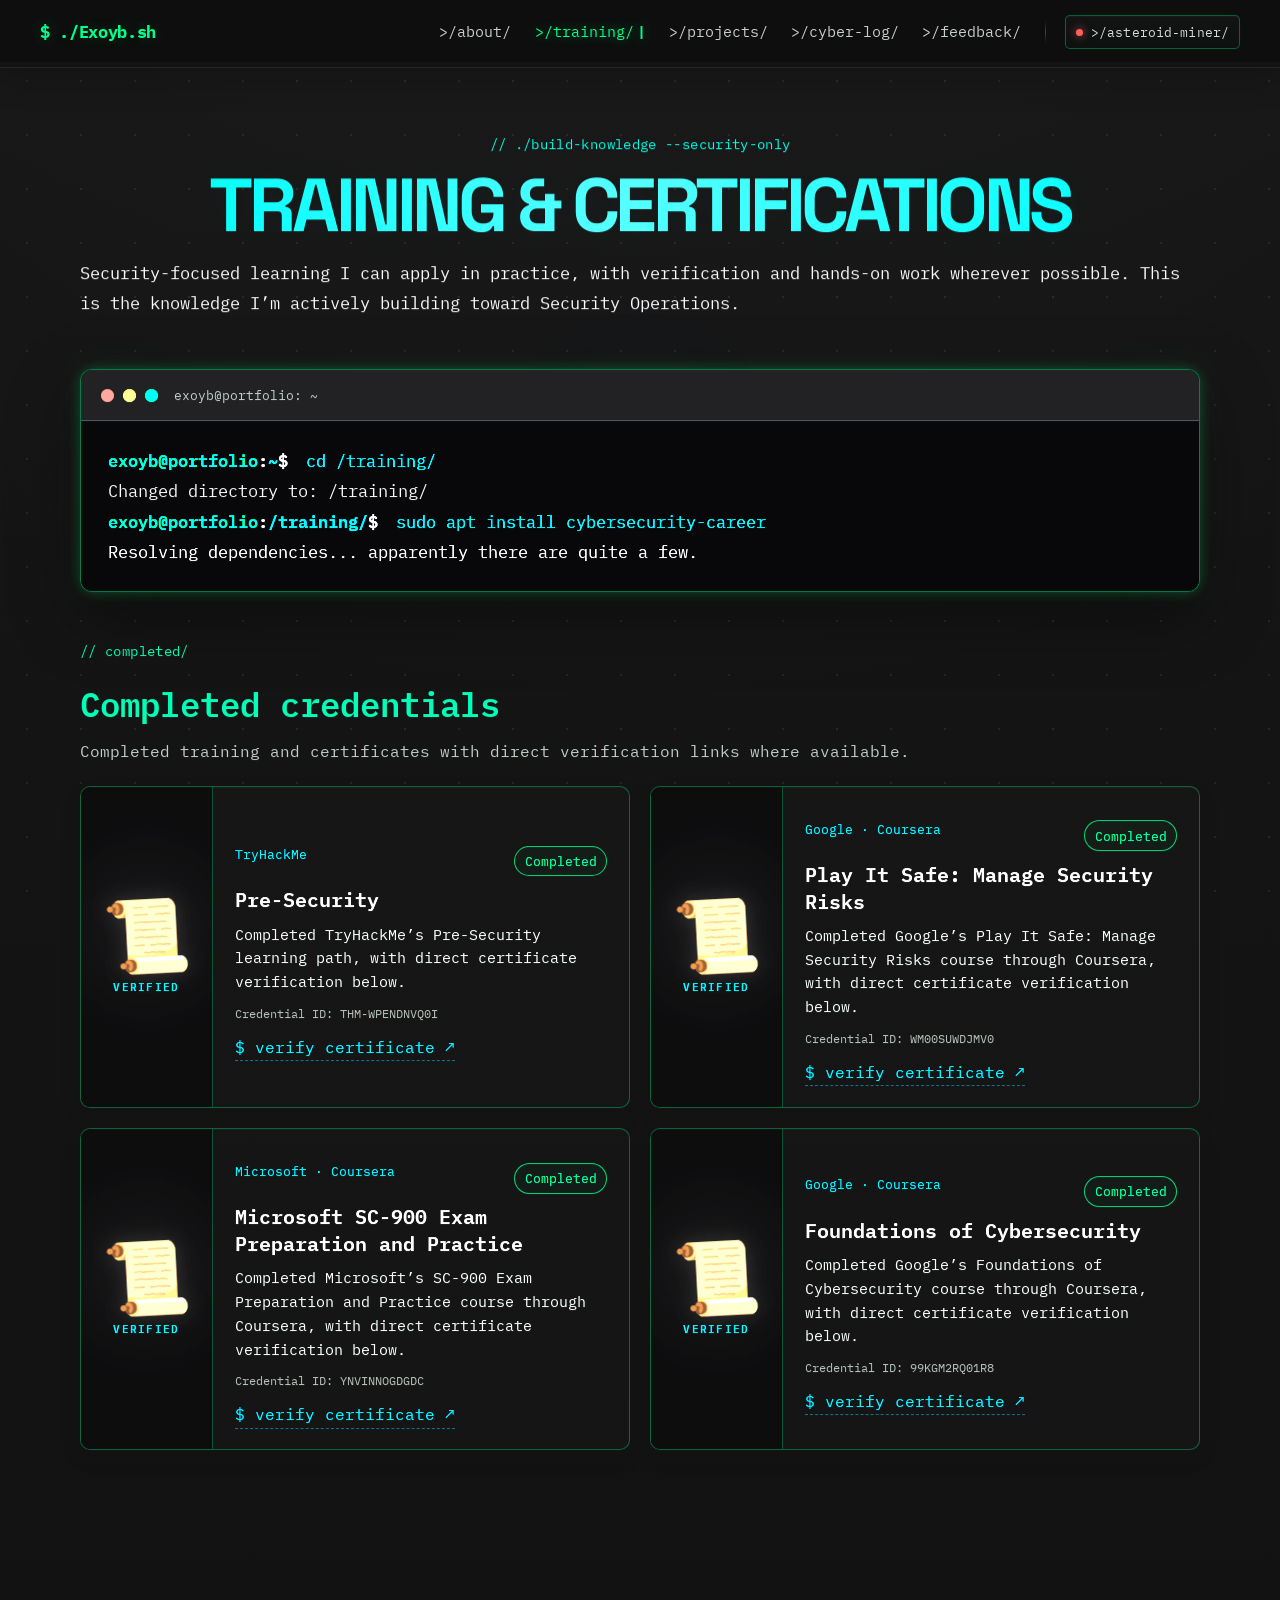
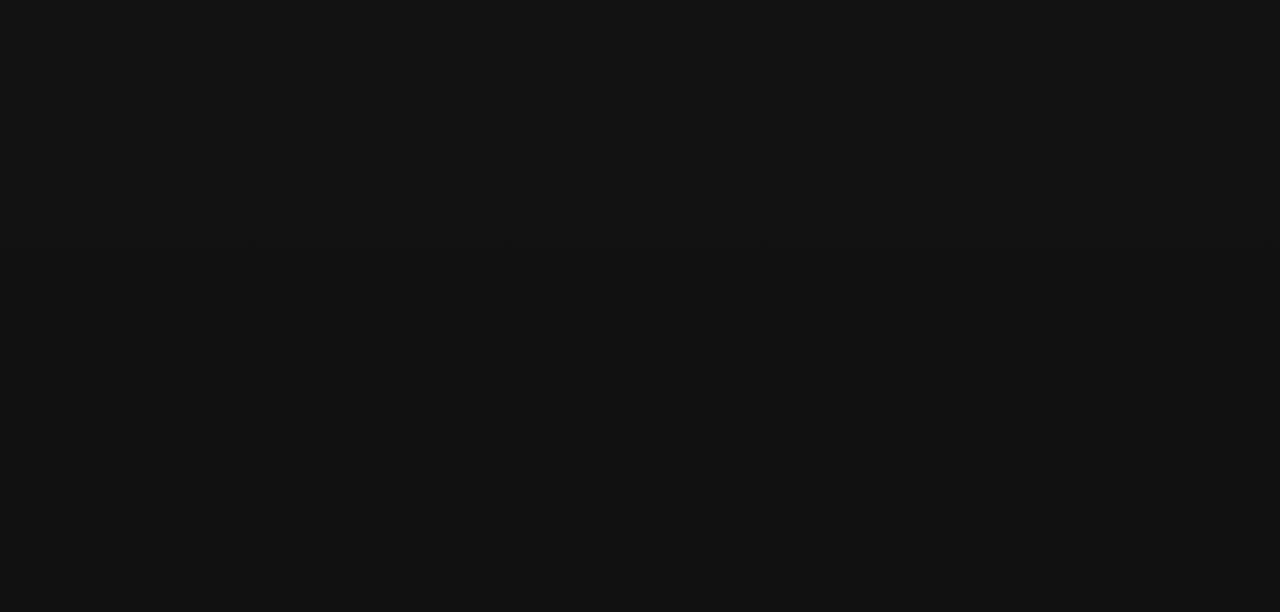
<file: certifications.html>
<!DOCTYPE html>
<html lang="en">
<head>
  <meta charset="UTF-8">
  <meta http-equiv="refresh" content="0; url=training.html">
  <meta name="viewport" content="width=device-width, initial-scale=1.0">
  <title>Redirecting…</title>
  <link rel="canonical" href="training.html">
</head>
<body>
  <p>Certifications have moved to <a href="training.html">Training & Certifications</a>.</p>
</body>
</html>
</file>
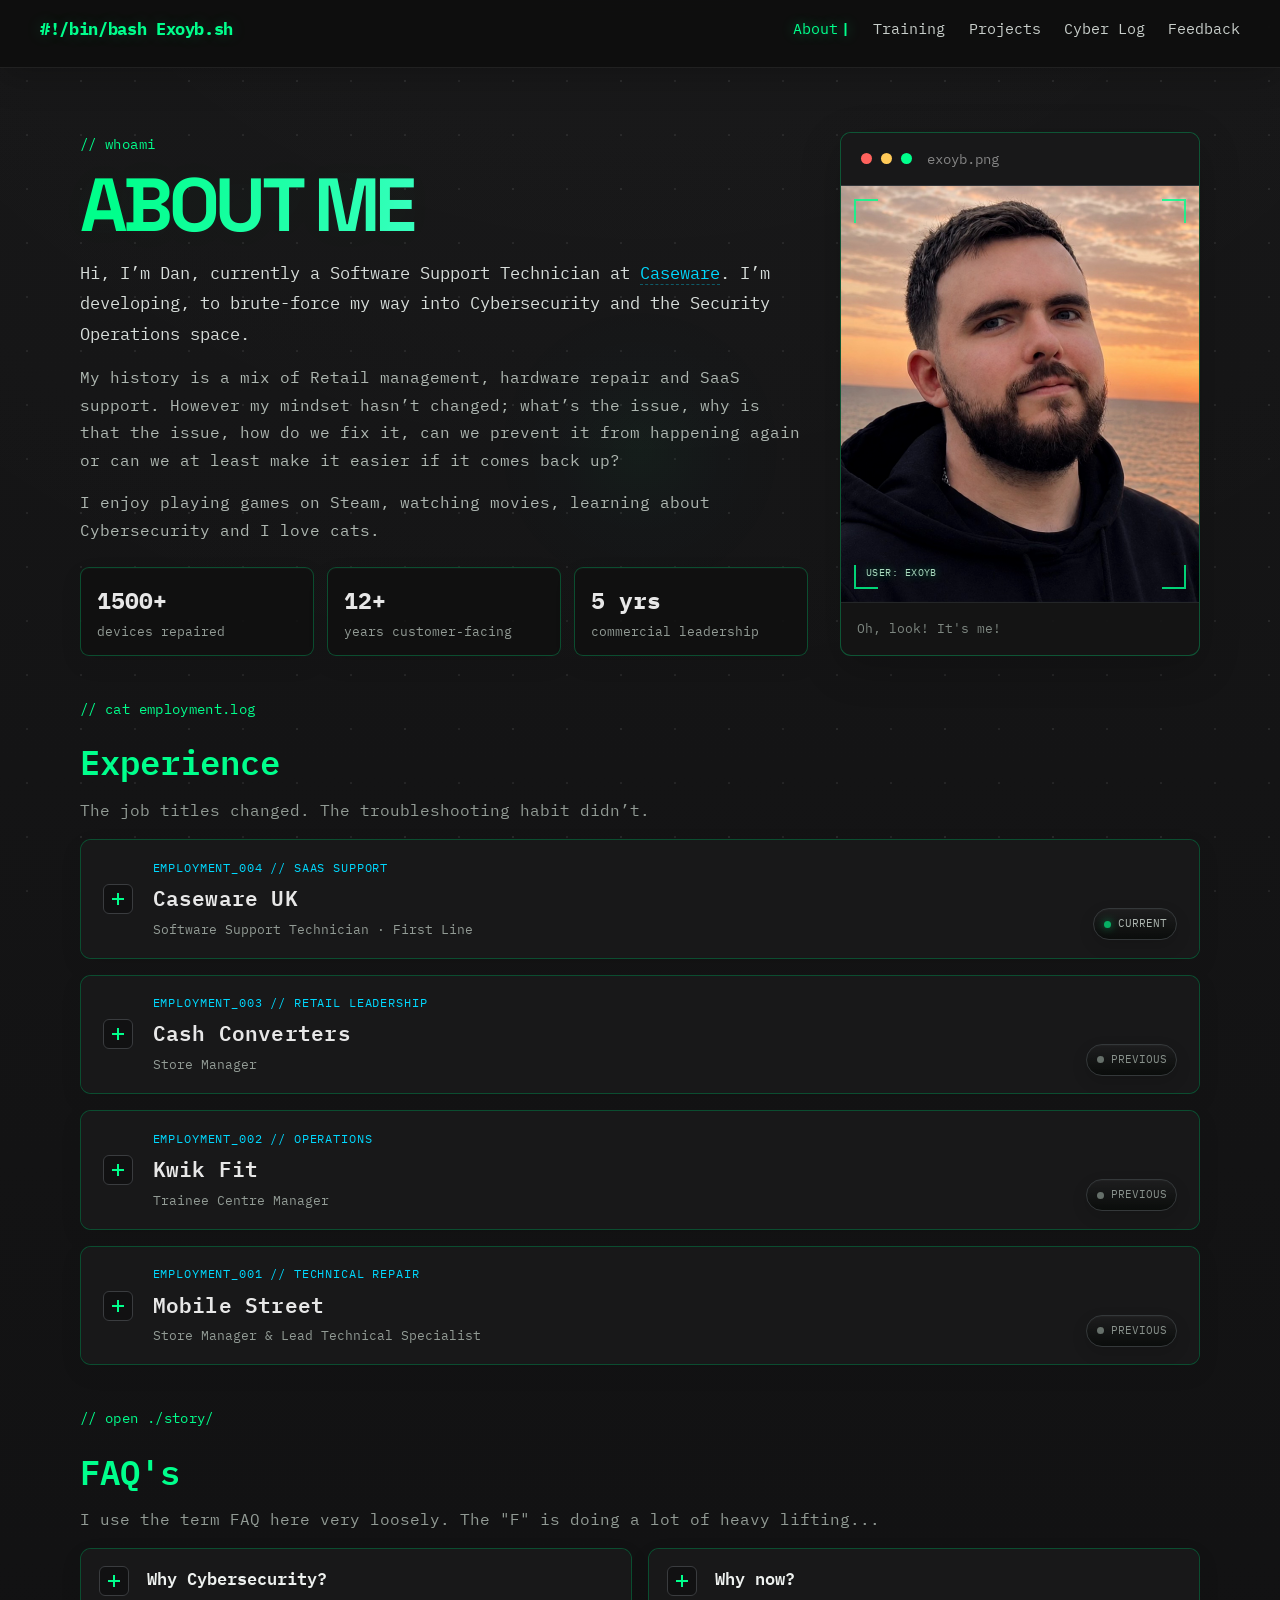
<file: contact.html>
<!DOCTYPE html>
<html lang="en">
<head>
  <meta charset="UTF-8">
  <meta name="viewport" content="width=device-width, initial-scale=1.0">
  <meta http-equiv="refresh" content="0; url=about.html#contact">
  <link rel="canonical" href="about.html#contact">
  <title>Exoyb | Redirecting…</title>
</head>
<body>
  <p>Contact details now live on About. <a href="about.html#contact">Continue to contact details</a>.</p>
</body>
</html>
</file>
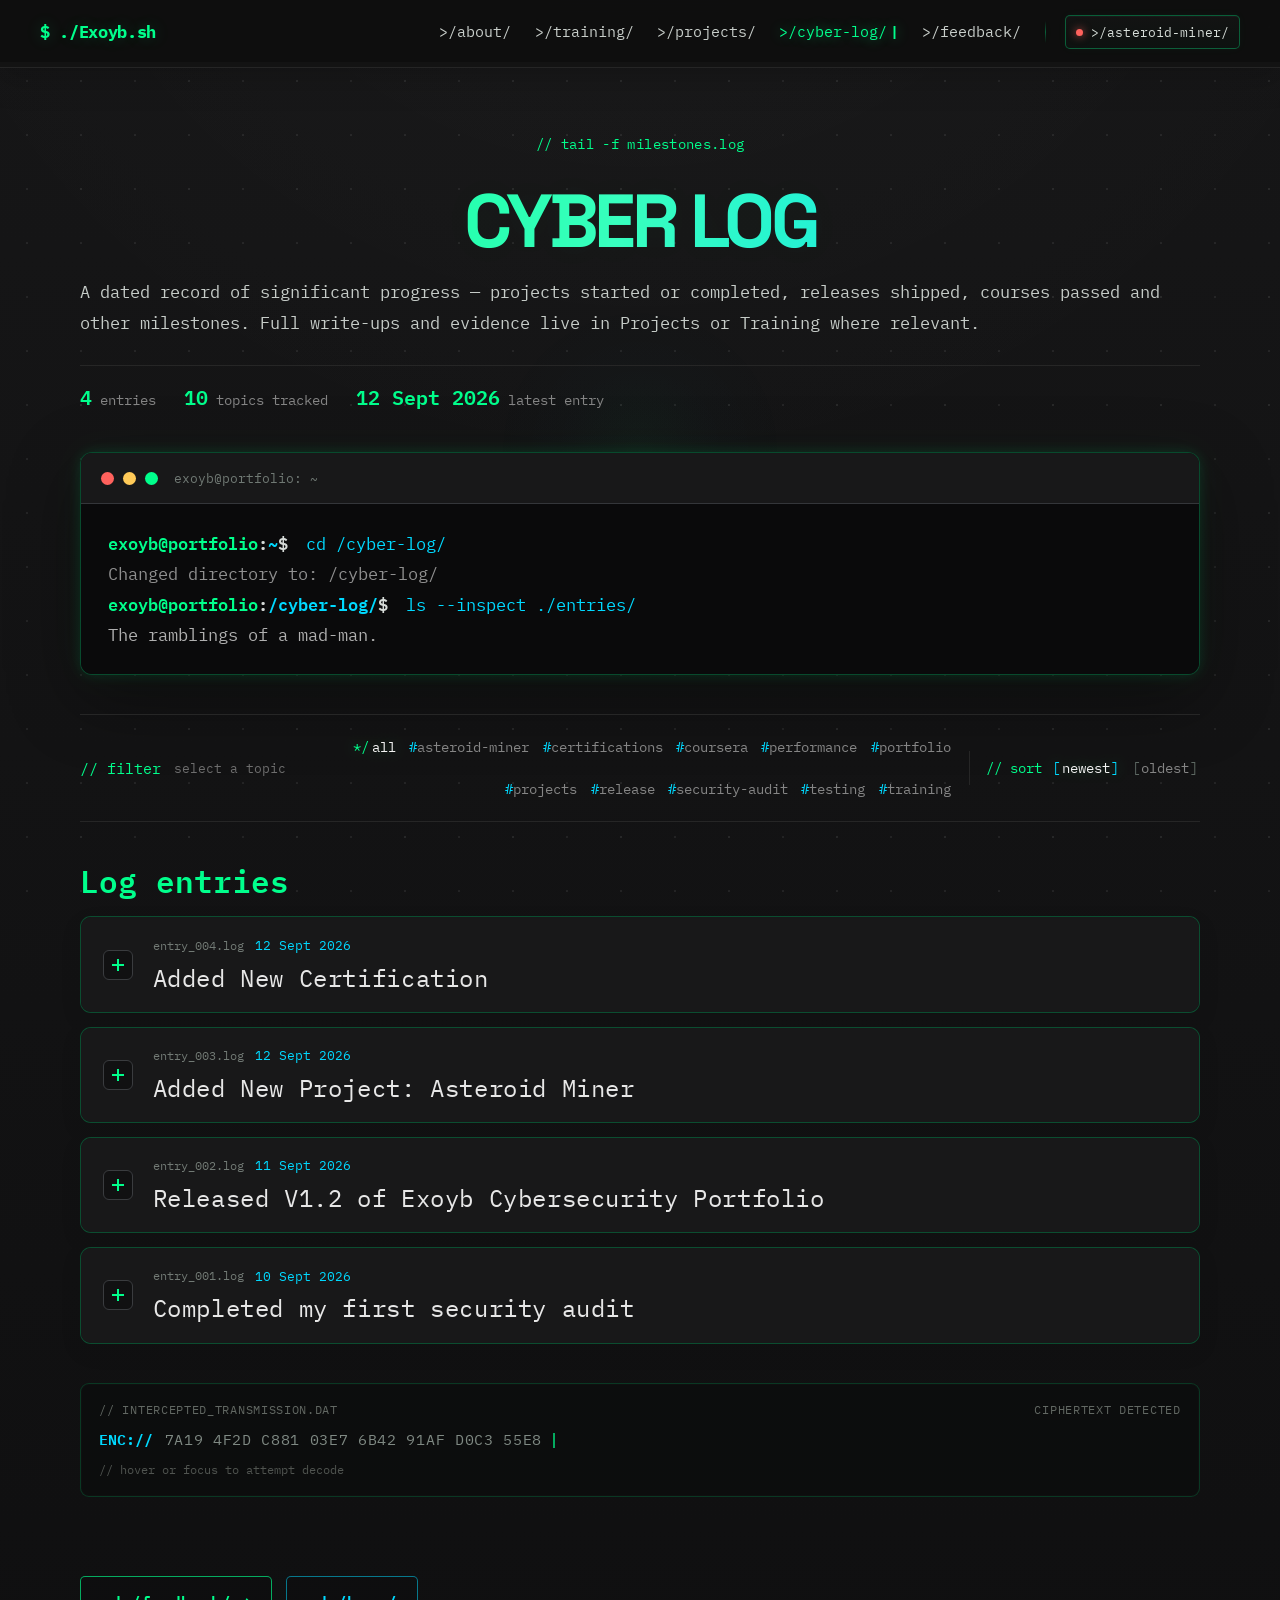
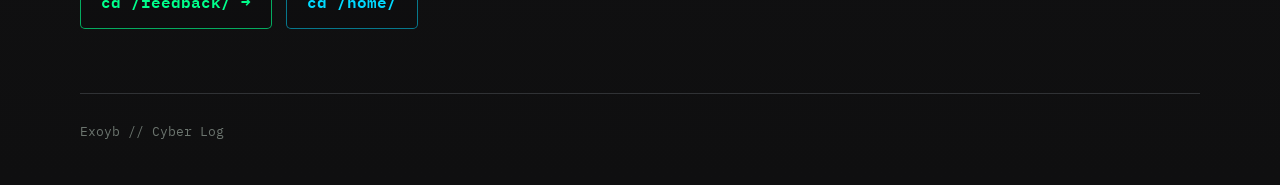
<file: cyber-log.html>
<!DOCTYPE html>
<html lang="en">
<head>
  <meta charset="UTF-8">
  <meta name="viewport" content="width=device-width, initial-scale=1.0">
  <title>Exoyb | Cyber Log</title>
  <meta name="description" content="A dated record of projects, releases, courses and other cybersecurity milestones by Dan Ridout while working toward Security Operations.">
  <meta name="theme-color" content="#0d100f">
  <link rel="icon" href="src/assets/favicon.svg" type="image/svg+xml">
  <link rel="stylesheet" href="src/css/main.css?v=20260911-1">
  <link rel="stylesheet" href="src/css/animations.css?v=20260911-1">
  <link rel="stylesheet" href="src/css/pages.css?v=20260911-1">
  <link rel="stylesheet" href="src/css/cyber-log.css?v=20260911-1">
  <link rel="stylesheet" href="src/css/easter-egg.css?v=20260910-1">
</head>
<body>
<nav>
  <div class="nav-content">
    <div class="logo"><a href="index.html">#!/bin/bash Exoyb.sh</a></div>
    <div class="hamburger" onclick="toggleMenu()"><span></span><span></span><span></span></div>
    <div class="nav-links" id="navLinks">
      <a href="about.html">About</a>
      <a href="training.html">Training</a>
      <a href="projects.html">Projects</a>
      <a class="active" href="cyber-log.html">Cyber Log</a>
      <a href="feedback.html">Feedback</a>
    </div>
  </div>
</nav>

<main class="page-shell">
  <div class="page-container cyber-log-page">
    <header class="cyber-log-hero fade-in">
      <div class="page-kicker">// tail -f milestones.log</div>
      <h1>CYBER LOG</h1>
      <p class="page-intro">A dated record of significant progress — projects started or completed, releases shipped, courses passed and other milestones. Full write-ups and evidence live in Projects or Training where relevant.</p>
      <div class="log-summary" aria-label="Cyber Log summary">
        <div class="log-stat"><strong id="entryCount">0</strong><span>entries</span></div>
        <div class="log-stat"><strong id="topicCount">0</strong><span>topics tracked</span></div>
        <div class="log-stat"><strong id="latestEntry">--</strong><span>latest entry</span></div>
      </div>
    </header>

    <div class="cd-terminal log-terminal fade-in">
      <div class="cd-terminal-header"><span class="cd-dot red"></span><span class="cd-dot yellow"></span><span class="cd-dot green"></span></div>
      <div class="cd-terminal-body">
        <p><span class="prompt">$</span> <span class="cd-command">cd /cyber-log/</span></p>
        <p class="cd-output">Changed directory to: /cyber-log/</p>
        <p><span class="prompt">$</span> <span class="cd-command">ls --inspect ./entries/</span></p>
        <p class="cd-joke">The ramblings of a mad-man.</p>
      </div>
    </div>

    <section class="log-controls fade-in" aria-label="Filter and sort Cyber Log entries">
      <div class="filter-heading"><span>// filter</span><span class="filter-hint">select a topic</span></div>
      <div id="logFilters" class="log-filters"><button class="log-filter active" type="button" data-filter="all">all</button></div>
      <div id="logSort" class="log-sort" aria-label="Sort entries">
        <span class="log-sort-label">// sort</span>
        <button class="log-sort-option active" type="button" data-sort="newest">newest</button>
        <button class="log-sort-option" type="button" data-sort="oldest">oldest</button>
      </div>
    </section>

    <section class="log-stream fade-in" aria-labelledby="log-entries-title">
      <h2 id="log-entries-title" class="log-stream-title">Log entries</h2>
      <div id="cyberLogEntries"></div>
      <div id="logEmptyState" class="log-empty-state" hidden>
        <span class="empty-command">$ ls ./entries</span>
        <h2>No entries yet.</h2>
        <p>The log is ready. The next significant milestone becomes entry #001.</p>
        <span class="shell-cursor" aria-hidden="true"></span>
      </div>
    </section>

    <section class="fade-in" aria-label="Encrypted transmission">
      <div id="cipherTransmission" class="cipher-transmission" tabindex="0">
        <div class="cipher-meta"><span>// intercepted_transmission.dat</span><span>ciphertext detected</span></div>
        <div class="cipher-line">
          <span class="cipher-prefix">ENC://</span>
          <span id="cipherPayload" class="cipher-payload" data-cipher="7A19 4F2D C881 03E7 6B42 91AF D0C3 55E8" data-plain="HOME:// ↑ ↑ ↓ ↓ ← ← → →">7A19 4F2D C881 03E7 6B42 91AF D0C3 55E8</span>
          <span class="cipher-cursor" aria-hidden="true"></span>
        </div>
        <p class="cipher-hint">// hover or focus to attempt decode</p>
      </div>
    </section>

    <div class="page-actions">
      <a class="btn btn-primary" href="feedback.html">cd /feedback/ →</a>
      <a class="btn btn-secondary" href="index.html">cd /home/</a>
    </div>
  </div>
</main>

<footer class="site-footer">Exoyb // Cyber Log</footer>
<script src="src/js/audio.js?v=20260911-1"></script>
<script src="src/js/main.js?v=20260912-3"></script>
<script src="src/js/easter-egg.js?v=20260910-3"></script>
<script src="src/js/cyber-log.js?v=20260912-4"></script>
</body>
</html>
</file>
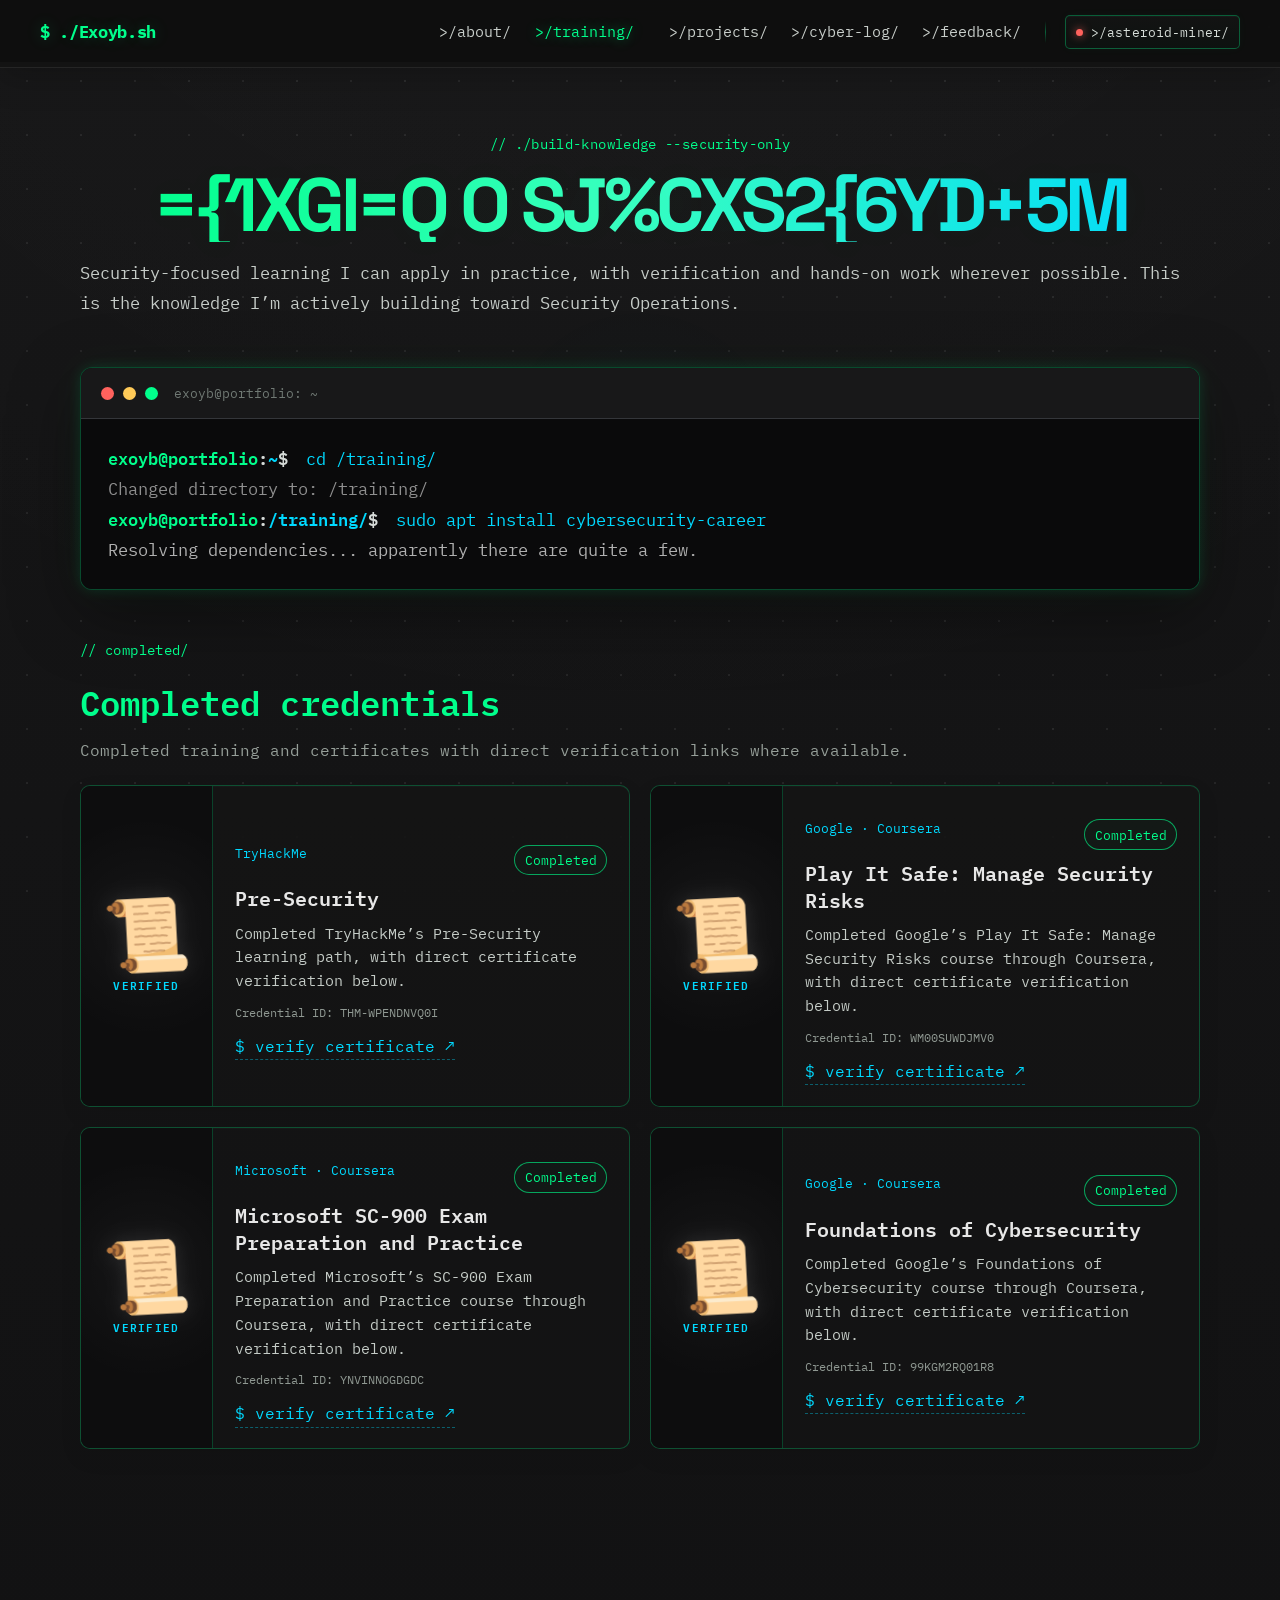
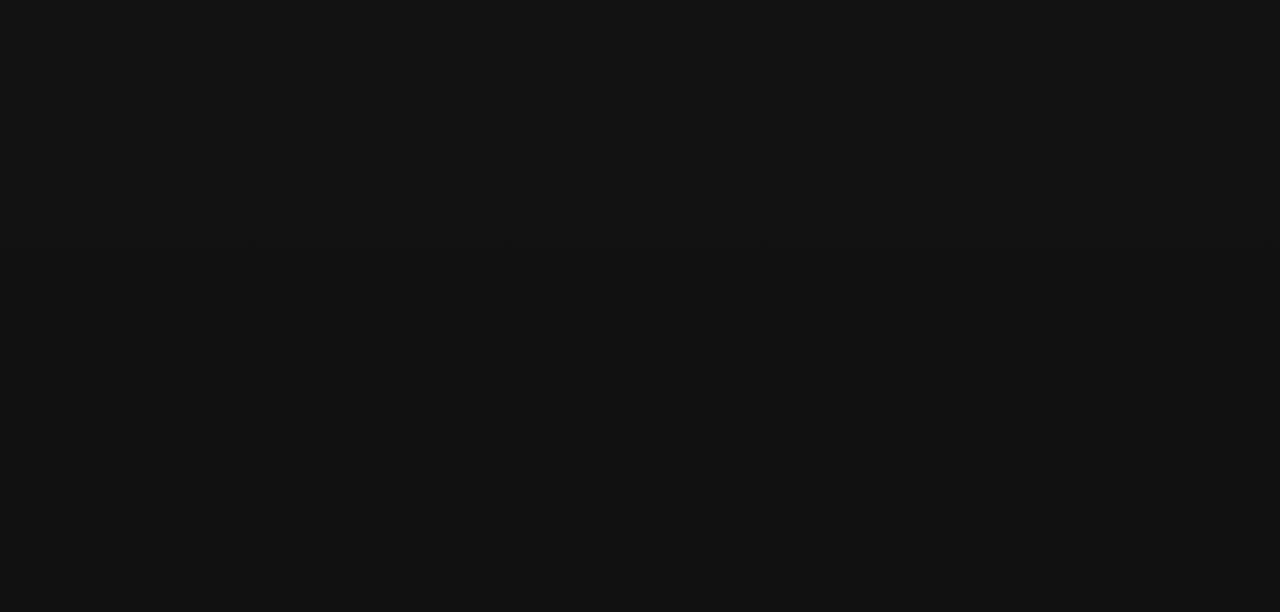
<file: education.html>
<!DOCTYPE html>
<html lang="en">
<head>
  <meta charset="UTF-8">
  <meta http-equiv="refresh" content="0; url=training.html">
  <meta name="viewport" content="width=device-width, initial-scale=1.0">
  <title>Redirecting…</title>
  <link rel="canonical" href="training.html">
</head>
<body>
  <p>Education has moved to <a href="training.html">Training & Certifications</a>.</p>
</body>
</html>
</file>
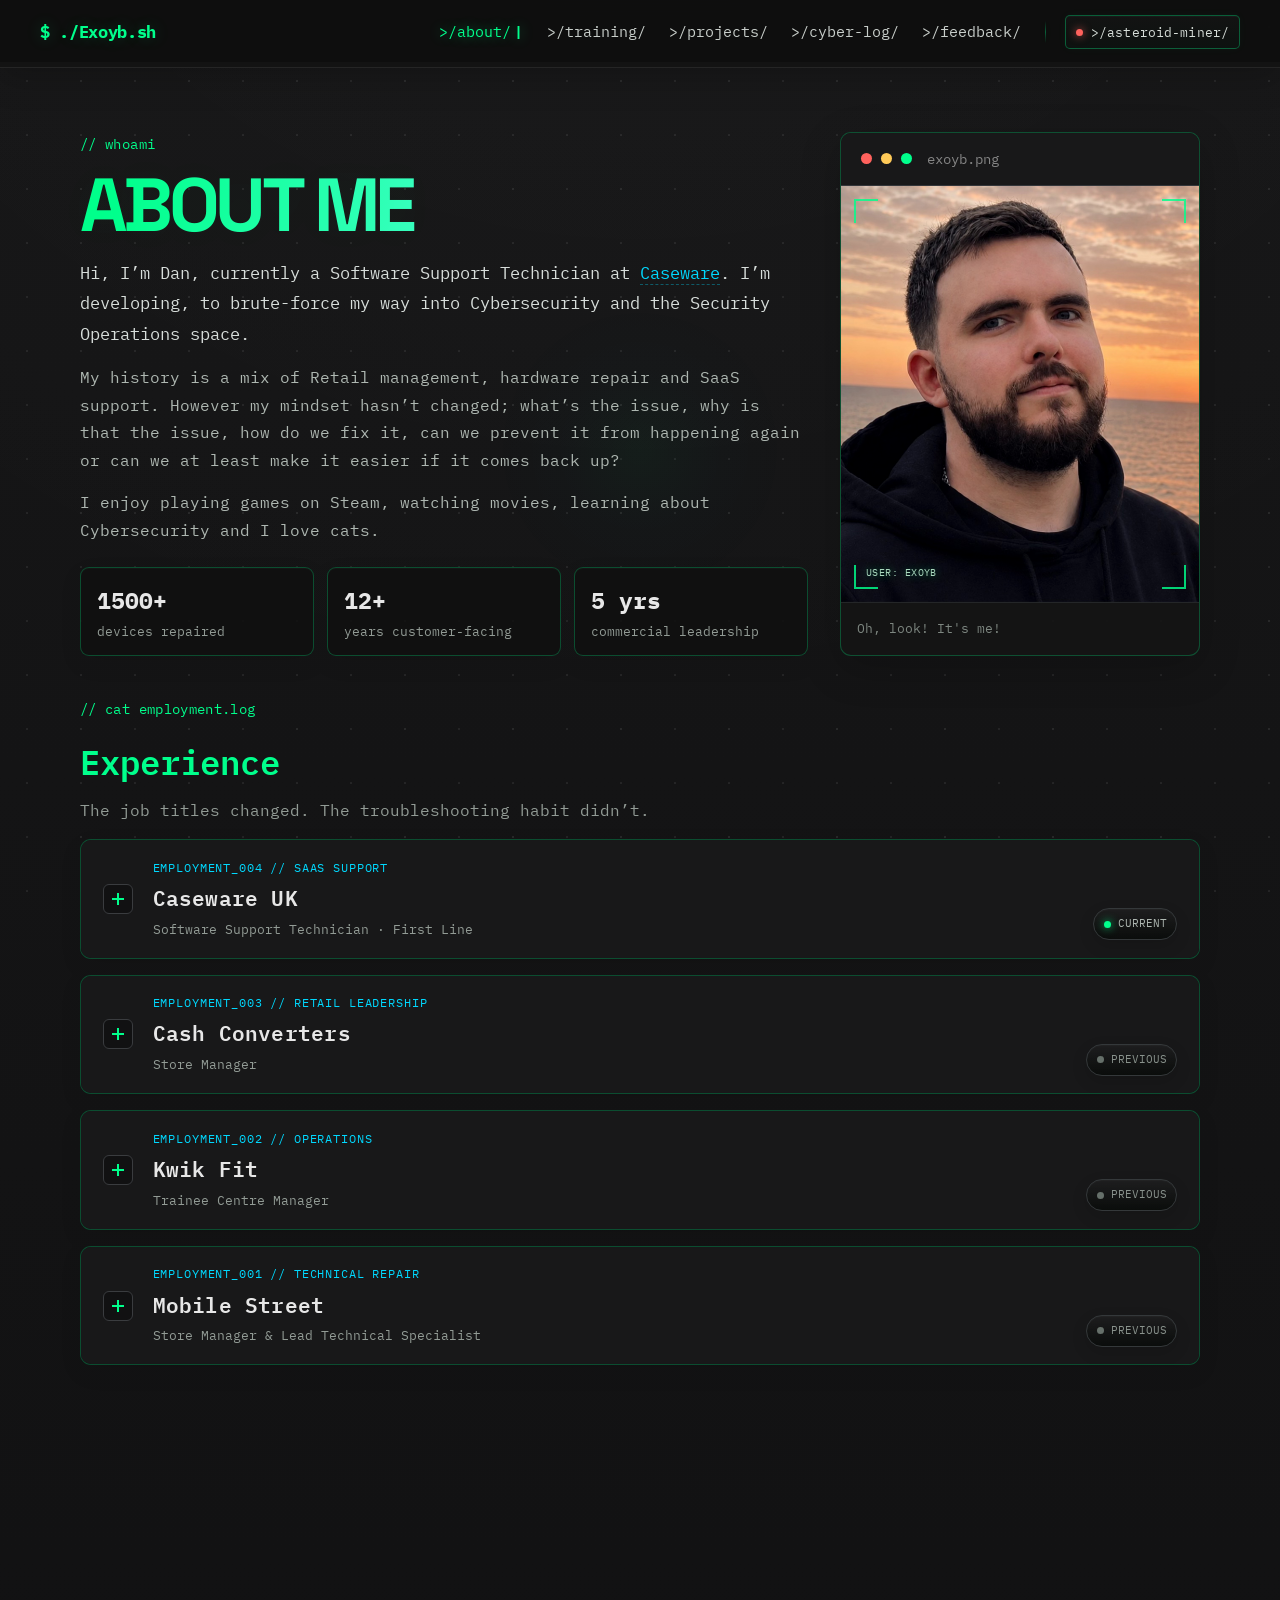
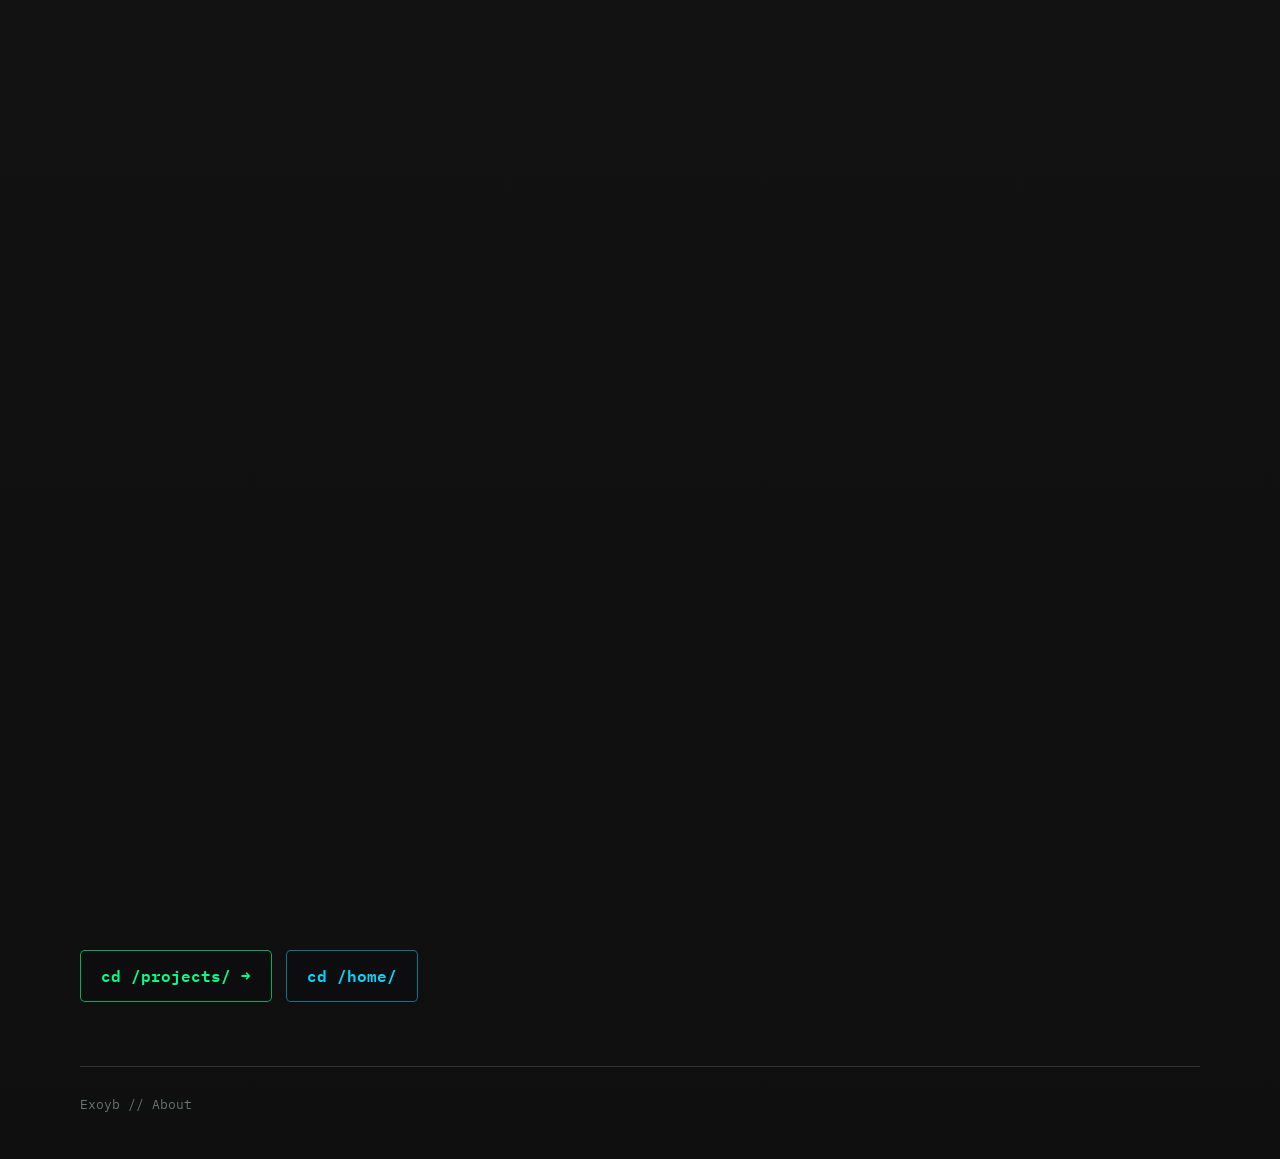
<file: experience.html>
<!DOCTYPE html>
<html lang="en">
<head>
  <meta charset="UTF-8">
  <meta name="viewport" content="width=device-width, initial-scale=1.0">
  <meta http-equiv="refresh" content="0; url=about.html">
  <link rel="canonical" href="about.html">
  <title>Exoyb | Redirecting…</title>
</head>
<body>
  <p>Professional background now lives on About. <a href="about.html">Continue to About</a>.</p>
</body>
</html>
</file>
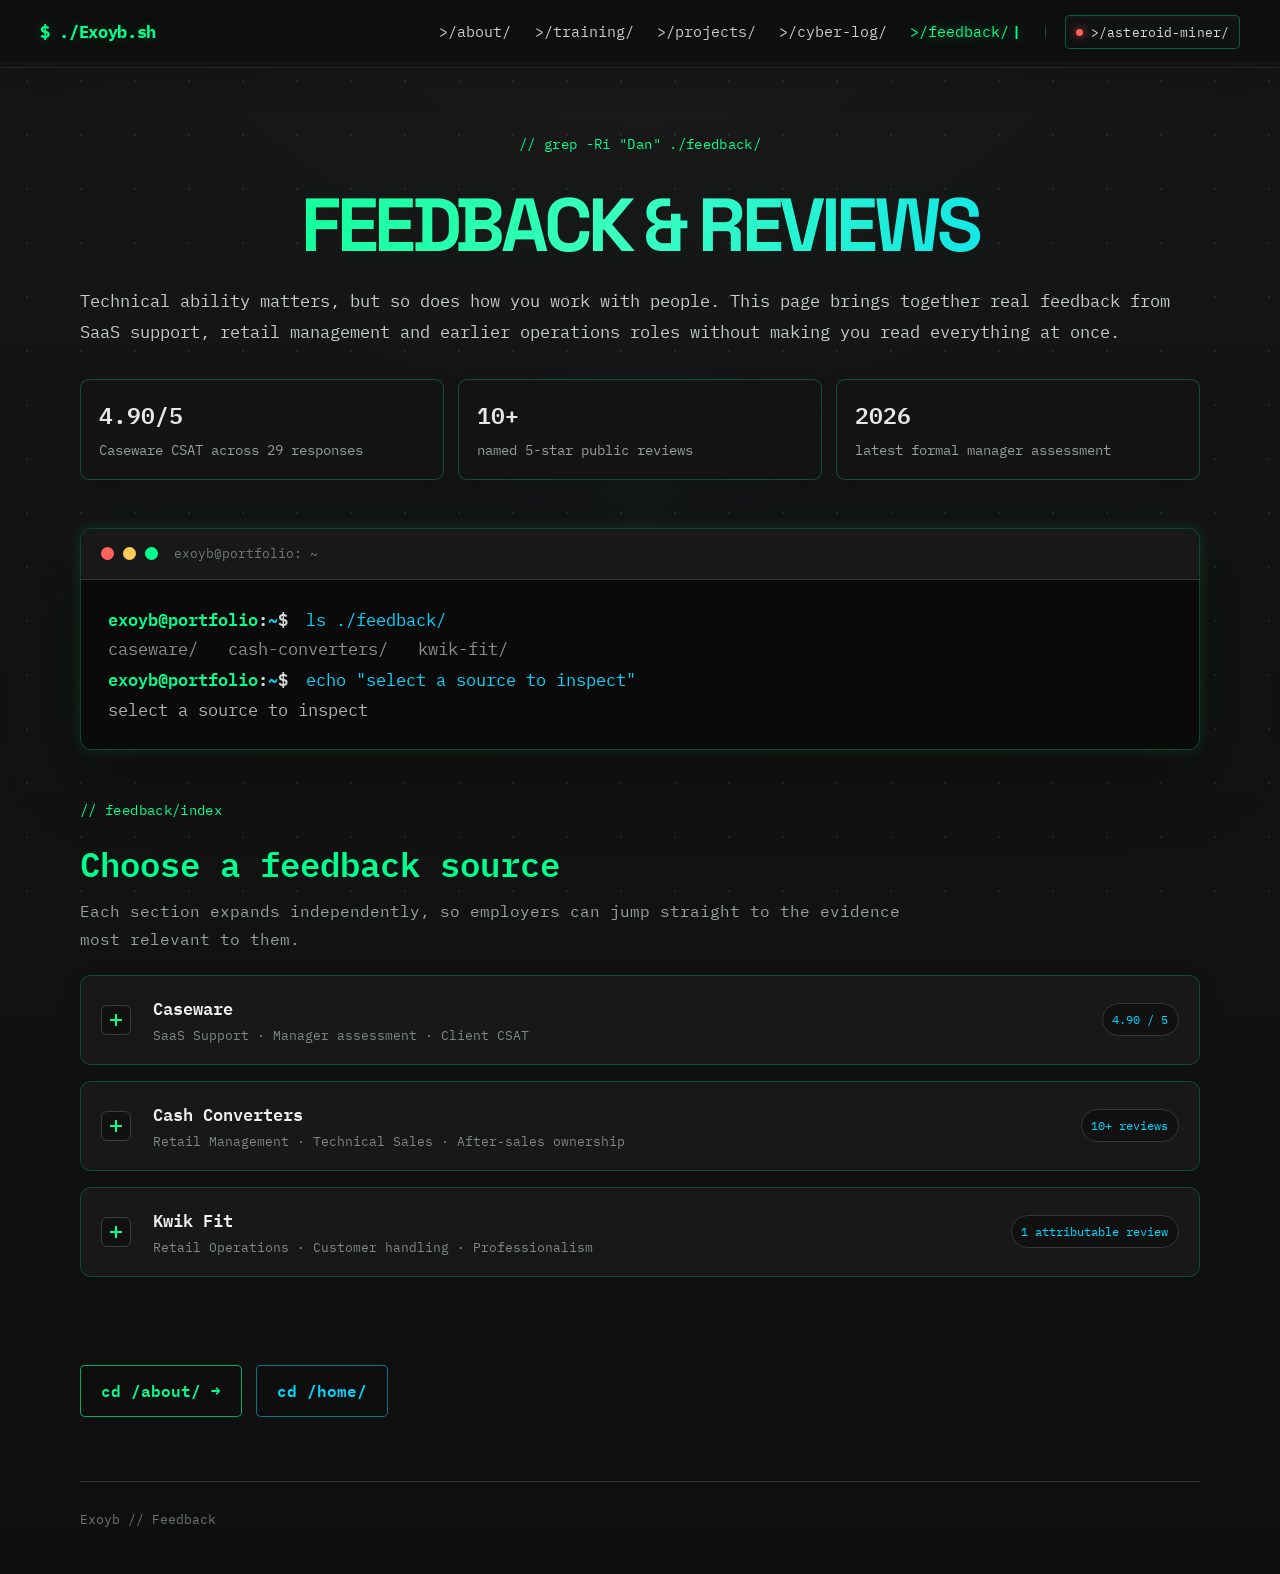
<file: feedback.html>
<!DOCTYPE html>
<html lang="en">
<head>
  <meta charset="UTF-8">
  <meta name="viewport" content="width=device-width, initial-scale=1.0">
  <title>Exoyb | Feedback & Reviews</title>
  <meta name="description" content="Professional feedback and public customer reviews for Dan Ridout across technical support, retail leadership and operations.">
  <meta name="theme-color" content="#0d100f">
  <link rel="icon" href="src/assets/favicon.svg" type="image/svg+xml">
  <link rel="stylesheet" href="src/css/main.css?v=20260911-1">
  <link rel="stylesheet" href="src/css/animations.css?v=20260911-1">
  <link rel="stylesheet" href="src/css/pages.css?v=20260911-1">
  <link rel="stylesheet" href="src/css/feedback.css?v=20260910-9">
</head>
<body>
<nav>
  <div class="nav-content">
    <div class="logo"><a href="index.html">#!/bin/bash Exoyb.sh</a></div>
    <div class="hamburger" onclick="toggleMenu()"><span></span><span></span><span></span></div>
    <div class="nav-links" id="navLinks">
      <a href="about.html">About</a><a href="training.html">Training</a><a href="projects.html">Projects</a><a href="cyber-log.html">Cyber Log</a><a class="active" href="feedback.html">Feedback</a>
    </div>
  </div>
</nav>

<main class="page-shell"><div class="page-container feedback-page">
  <header class="feedback-hero fade-in">
    <div class="page-kicker">// grep -Ri "Dan" ./feedback/</div>
    <h1>FEEDBACK & REVIEWS</h1>
    <p class="page-intro">Technical ability matters, but so does how you work with people. This page brings together real feedback from SaaS support, retail management and earlier operations roles without making you read everything at once.</p>

    <div class="feedback-summary">
      <div class="feedback-stat"><strong>4.90/5</strong><span>Caseware CSAT across 29 responses</span></div>
      <div class="feedback-stat"><strong>10+</strong><span>named 5-star public reviews</span></div>
      <div class="feedback-stat"><strong>2026</strong><span>latest formal manager assessment</span></div>
    </div>
  </header>

  <div class="cd-terminal feedback-terminal fade-in">
    <div class="cd-terminal-header"><span class="cd-dot red"></span><span class="cd-dot yellow"></span><span class="cd-dot green"></span></div>
    <div class="cd-terminal-body">
      <p><span class="prompt">$</span> <span class="cd-command">ls ./feedback/</span></p>
      <p class="cd-output">caseware/ &nbsp; cash-converters/ &nbsp; kwik-fit/</p>
      <p><span class="prompt">$</span> <span class="cd-command">echo "select a source to inspect"</span></p>
      <p class="cd-joke">select a source to inspect</p>
    </div>
  </div>

  <section class="feedback-browser fade-in" aria-label="Feedback sources">
    <div class="feedback-browser-head">
      <div class="page-kicker">// feedback/index</div>
      <h2>Choose a feedback source</h2>
      <p>Each section expands independently, so employers can jump straight to the evidence most relevant to them.</p>
    </div>

    <details class="feedback-accordion employer-caseware">
      <summary>
        <span class="accordion-icon" aria-hidden="true"></span>
        <span class="accordion-title-wrap">
          <span class="accordion-title">Caseware</span>
          <span class="accordion-subtitle">SaaS Support · Manager assessment · Client CSAT</span>
        </span>
        <span class="accordion-metric">4.90 / 5</span>
      </summary>
      <div class="accordion-content">
        <div class="feedback-section-head compact-head">
          <div class="page-kicker">// caseware/professional_feedback.log</div>
          <h2>Caseware feedback</h2>
          <p>Formal manager feedback, internal recognition and client CSAT from my current SaaS support role. Client comments are taken from monthly internal CSAT summaries circulated by the 1st Line Support Team Leader.</p>
        </div>

        <article class="manager-feature">
          <div class="manager-meta">Manager Assessment // 16 Jul 2026 // Tom Dawber</div>
          <blockquote>One of Dan’s greatest strengths is the level of customer service he delivers. He approaches customer interactions thoughtfully and professionally, taking the time to ensure clients receive the right support while maintaining an excellent standard of call quality throughout the year.</blockquote>
        </article>

        <div class="manager-grid">
          <article class="manager-card"><span class="manager-command">$ cat growth_mindset.log</span><h3>Growth & development</h3><p>Dan has steadily built his confidence and product knowledge, is open to feedback, actively looks for opportunities to learn, and has become a dependable and valued member of the team.</p></article>
          <article class="manager-card"><span class="manager-command">$ cat teamwork.log</span><h3>Supporting colleagues</h3><p>He regularly supports colleagues by volunteering to assist with customer calls and helping others work through more complex cases, not only resolving the issue but helping colleagues understand the solution for the future.</p></article>
          <article class="manager-card"><span class="manager-command">$ cat core_values.log</span><h3>Trust & collaboration</h3><p>Customers and colleagues can rely on Dan to approach situations professionally, follow through on commitments, share knowledge constructively and bring balanced thinking and clarity to discussions.</p></article>
        </div>

        <div class="feedback-section-head gallery-heading">
          <div class="page-kicker">// caseware/internal_recognition/</div>
          <h3>Recent internal recognition</h3>
          <p>Internal Caseware recognition for customer handling and communication. Colleague surname and client details have been redacted for privacy.</p>
        </div>
        <figure class="review-shot" style="max-width:1080px; margin-top:1rem;">
          <a href="src/assets/images/reviews/caseware-trust-builder-2026-09-29-final.jpg">
            <img src="src/assets/images/reviews/caseware-trust-builder-2026-09-29-final.jpg" alt="Caseware internal recognition praising Dan for handling a potentially angry client professionally and communicating clearly" onerror="this.closest('figure').classList.add('missing-shot')">
          </a>
          <figcaption>Caseware // Trust Builder recognition // 29 Sep 2026</figcaption>
        </figure>

        <div class="feedback-section-head csat-heading">
          <div class="page-kicker">// caseware/client_csat.log</div>
          <h3>Caseware client CSAT</h3>
          <p><strong>4.90 / 5 average CSAT</strong> across 29 responses from six monthly summaries. The table keeps the volume of evidence visible, while stronger and more detailed comments appear first rather than being ordered by date.</p>
        </div>

        <div class="csat-table-shell">
          <div class="csat-table-bar"><span>cat client_csat.log --rank=signal</span><span>28 shown // 29 total</span></div>
          <div class="csat-scroll" tabindex="0">
            <table class="csat-table">
              <thead><tr><th>CSAT</th><th>Client comment</th></tr></thead>
              <tbody>
                <tr><td>5 / 5</td><td>Dan was really helpful and definitely went the extra mile to help me. He explained things very clearly and took the time to go through all of my issues on the call.</td></tr>
                <tr><td>5 / 5</td><td>Dan was really nice and very helpful in assisting me with the CaseWare issues I was experiencing. He was clear and thorough in his explanations, walking me through the things I need to do. I also learnt something new which will save on efficiencies going forward which I'm excited to share with the team. Overall super satisfied with todays service! :)</td></tr>
                <tr><td>5 / 5</td><td>Dan kept going until the solution, which was not at all obvious, presented itself. Thank you.</td></tr>
                <tr><td>5 / 5</td><td>Thank you for staying late to get me sorted</td></tr>
                <tr><td>5 / 5</td><td>Dan was very helpful in his responses. We didnt know the answer but went to a 2nd liner to ask rather than waste everybodies time.</td></tr>
                <tr><td>5 / 5</td><td>Dan was great, very helpful and followed up when I didn't immediately answer. Thank you.</td></tr>
                <tr><td>5 / 5</td><td>Dan was very helpful and spoke through the changes and reasons certain changes could not be made.</td></tr>
                <tr><td>5 / 5</td><td>really helpful fixed the issues with seconds and walked me through the cloud and helped me with understanding the system better</td></tr>
                <tr><td>5 / 5</td><td>Very thorough and patient - thank you</td></tr>
                <tr><td>5 / 5</td><td>Dan clearly explained the issue and the ways to resolve it</td></tr>
                <tr><td>5 / 5</td><td>Many thanks Dan for your patience and all of your help</td></tr>
                <tr><td>5 / 5</td><td>Always efficient, helped solve my (stupid!) problem quickly. Much appreciated.</td></tr>
                <tr><td>5 / 5</td><td>Resolved issue swiftly.</td></tr>
                <tr><td>5 / 5</td><td>Problems sorted quickly and efficiently, thank you</td></tr>
                <tr><td>5 / 5</td><td>Support was excellent. Issue resolved</td></tr>
                <tr><td>5 / 5</td><td>The Caseware support team were extremely patient, professional, and knowledgeable throughout the process. I really appreciate their support and would be happy to give them a very positive review.</td></tr>
                <tr><td>5 / 5</td><td>Honestly the support you provide is always class. However some of the quirks in your system are so irritating. All the best!</td></tr>
                <tr><td>5 / 5</td><td>Amazing help and support.</td></tr>
                <tr><td>5 / 5</td><td>great support by Dan and colleagues.</td></tr>
                <tr><td>4 / 5</td><td>Dan was really helpful and attentive.</td></tr>
                <tr><td>5 / 5</td><td>Excellent help as always</td></tr>
                <tr><td>4 / 5</td><td>excellent suport</td></tr>
                <tr><td>5 / 5</td><td>Advisor very helpful</td></tr>
                <tr><td>5 / 5</td><td>helpful adviser</td></tr>
                <tr><td>5 / 5</td><td>Great thank you Dan :-)</td></tr>
                <tr><td>5 / 5</td><td>Dan helped my issue very helpful!.</td></tr>
                <tr><td>5 / 5</td><td>Dan is great</td></tr>
                <tr><td>5 / 5</td><td>Thank you</td></tr>
              </tbody>
            </table>
          </div>
          <div class="csat-evidence-note">Aggregate: 29 source responses across January, March, May, June, July and August 2026. One unresolved 4/5 response is intentionally omitted from the public display; the 4.90/5 aggregate still reflects the complete 29-response source set. Remaining comments are reproduced as supplied, including original spelling and grammar. Source emails are retained privately and can be evidenced on request.</div>
        </div>
      </div>
    </details>

    <details class="feedback-accordion employer-cash">
      <summary>
        <span class="accordion-icon" aria-hidden="true"></span>
        <span class="accordion-title-wrap">
          <span class="accordion-title">Cash Converters</span>
          <span class="accordion-subtitle">Retail Management · Technical Sales · After-sales ownership</span>
        </span>
        <span class="accordion-metric">10+ reviews</span>
      </summary>
      <div class="accordion-content">
        <div class="feedback-section-head compact-head">
          <div class="page-kicker">// cash-converters/public_reviews.log</div>
          <h2>Cash Converters customer feedback</h2>
          <p>Public Google reviews from customers I supported while working in store management. The selected examples lead with the strongest evidence of ownership, technical knowledge, communication and after-sales service.</p>
        </div>

        <div class="review-grid">
          <article class="review-card"><div class="review-topline"><span class="review-author">Marta Sarah</span><span class="review-stars">★★★★★</span></div><div class="review-location">Cash Converters · Maidstone</div><p>“We were super-impressed with genuine customer service from Julie and the store manager Dan who personally engaged with DHL to locate and deliver to us our mis-handled parcel… Dan was excellent in communicating what he was doing and what he was aiming to achieve. <span class="review-highlight">Absolutely excellent after-sale customer care.</span>”</p></article>
          <article class="review-card"><div class="review-topline"><span class="review-author">Daniel Taylor</span><span class="review-stars">★★★★★</span></div><div class="review-location">Cash Converters · Maidstone</div><p>“Just want to give a massive shout out to Dan… he sent me some really detailed photos and it looked mint… The package arrived in just a day, well packaged and it looks great. <span class="review-highlight">Thanks Dan, you really made a birthday for someone that bit more special.</span>”</p></article>
          <article class="review-card"><div class="review-topline"><span class="review-author">Chloe Louise</span><span class="review-stars">★★★★★</span></div><div class="review-location">Cash Converters · Maidstone</div><p>“Dan served me and he gave fantastic customer service, honestly the best one to get served by, and he’s got great knowledge — so if you ever need help or want to know anything go straight to him.”</p></article>
          <article class="review-card"><div class="review-topline"><span class="review-author">James Manners</span><span class="review-stars">★★★★★</span></div><div class="review-location">Cash Converters · Maidstone</div><p>“Dan was super helpful with buying my old tech off me. Wonderful service. Beat CEX on price. Will definitely be back in the future to sell anything on.”</p></article>
        </div>

        <div class="feedback-section-head gallery-heading"><div class="page-kicker">// cash-converters/screenshots/</div><h3>Original review captures</h3><p>Original screenshots are retained below as supporting evidence. Click any image to open the lightbox.</p></div>
        <div class="review-gallery">
          <figure class="review-shot"><a href="src/assets/images/reviews/cash-maidstone-marta-sarah.jpg"><img src="src/assets/images/reviews/cash-maidstone-marta-sarah.jpg" alt="Google review by Marta Sarah mentioning Dan at Cash Converters Maidstone" onerror="this.closest('figure').classList.add('missing-shot')"></a><figcaption>Cash Converters Maidstone // Marta Sarah</figcaption></figure>
          <figure class="review-shot"><a href="src/assets/images/reviews/cash-maidstone-james-manners.jpg"><img src="src/assets/images/reviews/cash-maidstone-james-manners.jpg" alt="Google review by James Manners mentioning Dan at Cash Converters Maidstone" onerror="this.closest('figure').classList.add('missing-shot')"></a><figcaption>Cash Converters Maidstone // James Manners</figcaption></figure>
          <figure class="review-shot"><a href="src/assets/images/reviews/cash-maidstone-alex-page.jpg"><img src="src/assets/images/reviews/cash-maidstone-alex-page.jpg" alt="Google review by Alex Page mentioning Dan at Cash Converters Maidstone" onerror="this.closest('figure').classList.add('missing-shot')"></a><figcaption>Cash Converters Maidstone // Alex Page</figcaption></figure>
          <figure class="review-shot"><a href="src/assets/images/reviews/cash-maidstone-jason.jpg"><img src="src/assets/images/reviews/cash-maidstone-jason.jpg" alt="Google review mentioning Dan at Cash Converters Maidstone" onerror="this.closest('figure').classList.add('missing-shot')"></a><figcaption>Cash Converters Maidstone // Jason</figcaption></figure>
          <figure class="review-shot"><a href="src/assets/images/reviews/cash-maidstone-daniel-taylor.jpg"><img src="src/assets/images/reviews/cash-maidstone-daniel-taylor.jpg" alt="Google review by Daniel Taylor mentioning Dan at Cash Converters Maidstone" onerror="this.closest('figure').classList.add('missing-shot')"></a><figcaption>Cash Converters Maidstone // Daniel Taylor</figcaption></figure>
          <figure class="review-shot"><a href="src/assets/images/reviews/cash-maidstone-chloe-louise.jpg"><img src="src/assets/images/reviews/cash-maidstone-chloe-louise.jpg" alt="Google review by Chloe Louise mentioning Dan at Cash Converters Maidstone" onerror="this.closest('figure').classList.add('missing-shot')"></a><figcaption>Cash Converters Maidstone // Chloe Louise</figcaption></figure>
          <figure class="review-shot"><a href="src/assets/images/reviews/cash-crawley-anton-regen.jpg"><img src="src/assets/images/reviews/cash-crawley-anton-regen.jpg" alt="Google review of Cash Converters Crawley during Dan's management" onerror="this.closest('figure').classList.add('missing-shot')"></a><figcaption>Cash Converters Crawley // store turnaround feedback</figcaption></figure>
          <figure class="review-shot"><a href="src/assets/images/reviews/cash-crawley-asa-holman.jpg"><img src="src/assets/images/reviews/cash-crawley-asa-holman.jpg" alt="Google review by Asa Holman mentioning Dan at Cash Converters Crawley" onerror="this.closest('figure').classList.add('missing-shot')"></a><figcaption>Cash Converters Crawley // Asa Holman</figcaption></figure>
          <figure class="review-shot"><a href="src/assets/images/reviews/cash-crawley-godfrey-haire.jpg"><img src="src/assets/images/reviews/cash-crawley-godfrey-haire.jpg" alt="Google review by Godfrey Haire mentioning Dan at Cash Converters Crawley" onerror="this.closest('figure').classList.add('missing-shot')"></a><figcaption>Cash Converters Crawley // Godfrey Haire</figcaption></figure>
          <figure class="review-shot"><a href="src/assets/images/reviews/cash-crawley-julian-mckenzie.jpg"><img src="src/assets/images/reviews/cash-crawley-julian-mckenzie.jpg" alt="Google review by Julian McKenzie mentioning Dan at Cash Converters Crawley" onerror="this.closest('figure').classList.add('missing-shot')"></a><figcaption>Cash Converters Crawley // Julian McKenzie</figcaption></figure>
        </div>
      </div>
    </details>

    <details class="feedback-accordion employer-kwikfit">
      <summary>
        <span class="accordion-icon" aria-hidden="true"></span>
        <span class="accordion-title-wrap">
          <span class="accordion-title">Kwik Fit</span>
          <span class="accordion-subtitle">Retail Operations · Customer handling · Professionalism</span>
        </span>
        <span class="accordion-metric">1 attributable review</span>
      </summary>
      <div class="accordion-content">
        <div class="feedback-section-head compact-head">
          <div class="page-kicker">// kwik-fit/public_reviews.log</div>
          <h2>Kwik Fit customer feedback</h2>
          <p>One public review in the current evidence set specifically names Dan, so it is shown on its own rather than padded with unattributable store feedback.</p>
        </div>

        <div class="review-grid single-review-grid">
          <article class="review-card"><div class="review-topline"><span class="review-author">Kwik Fit customer</span><span class="review-stars">★★★★★</span></div><div class="review-location">Kwik Fit · Strood</div><p>“Dan was brilliant. Even though there was a tricky customer who was unnecessarily moaning about EVERYTHING and ANYTHING, <span class="review-highlight">Dan remained calm and professional!</span> Well done Dan and great work Kwik Fit Strood!”</p></article>
        </div>

        <div class="feedback-section-head gallery-heading"><div class="page-kicker">// kwik-fit/screenshots/</div><h3>Original review capture</h3></div>
        <div class="review-gallery single-gallery">
          <figure class="review-shot"><a href="src/assets/images/reviews/kwik-fit-strood-dan.jpg"><img src="src/assets/images/reviews/kwik-fit-strood-dan.jpg" alt="Google review mentioning Dan at Kwik Fit Strood" onerror="this.closest('figure').classList.add('missing-shot')"></a><figcaption>Kwik Fit Strood // customer feedback</figcaption></figure>
        </div>
      </div>
    </details>
  </section>

  <div class="page-actions"><a class="btn btn-primary" href="about.html#contact">cd /about/ →</a><a class="btn btn-secondary" href="index.html">cd /home/</a></div>
</div></main>

<footer class="site-footer">Exoyb // Feedback</footer>
<script src="src/js/audio.js?v=20260911-1"></script>
<script src="src/js/main.js?v=20260912-3"></script>
</body>
</html>
</file>
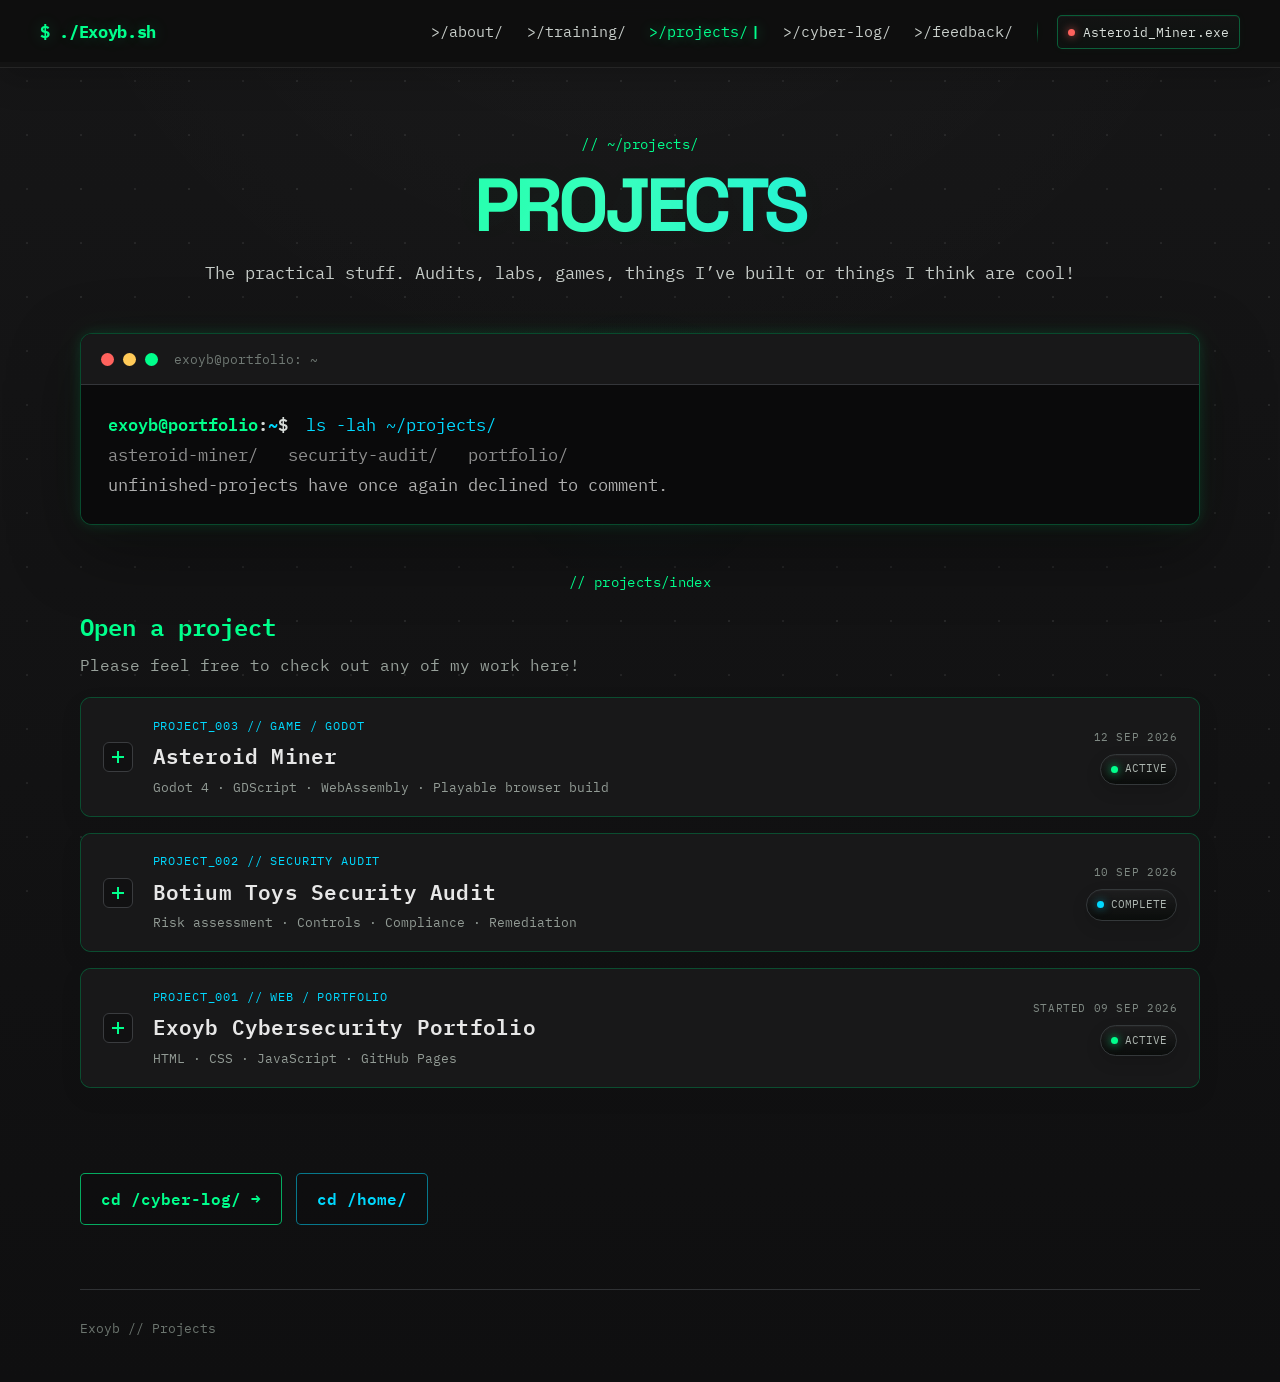
<file: projects.html>
<!DOCTYPE html>
<html lang="en">
<head>
  <meta charset="UTF-8">
  <meta name="viewport" content="width=device-width, initial-scale=1.0">
  <title>Exoyb | Projects</title>
  <meta name="description" content="Hands-on cybersecurity projects by Dan Ridout, including security audits, practical labs and this portfolio.">
  <meta name="theme-color" content="#0d100f">
  <link rel="icon" href="src/assets/favicon.svg" type="image/svg+xml">
  <link rel="stylesheet" href="src/css/main.css?v=20260911-1">
  <link rel="stylesheet" href="src/css/animations.css?v=20260911-1">
  <link rel="stylesheet" href="src/css/pages.css?v=20260911-1">
  <link rel="stylesheet" href="src/css/projects.css?v=20260912-1">
</head>
<body>
<nav><div class="nav-content"><div class="logo"><a href="index.html">#!/bin/bash Exoyb.sh</a></div><div class="hamburger" onclick="toggleMenu()"><span></span><span></span><span></span></div><div class="nav-links" id="navLinks"><a href="about.html">About</a><a href="training.html">Training</a><a class="active" href="projects.html">Projects</a><a href="cyber-log.html">Cyber Log</a><a href="feedback.html">Feedback</a></div></div></nav>

<main class="page-shell"><div class="page-container projects-page">
  <header class="page-hero projects-hero fade-in">
    <div class="page-kicker" style="width:100%; text-align:center;">// ~/projects/</div>
    <h1>PROJECTS</h1>
    <p class="page-intro" style="text-align:center;">The practical stuff. Audits, labs, games, things I’ve built or things I think are cool! </p>
  </header>

  <div class="cd-terminal projects-terminal fade-in">
    <div class="cd-terminal-header"><span class="cd-dot red"></span><span class="cd-dot yellow"></span><span class="cd-dot green"></span></div>
    <div class="cd-terminal-body">
      <p><span class="prompt">$</span> <span class="cd-command">ls -lah ~/projects/</span></p>
      <p class="cd-output">asteroid-miner/ &nbsp; security-audit/ &nbsp; portfolio/</p>
      <p class="cd-joke">unfinished-projects have once again declined to comment.</p>
    </div>
  </div>

  <section class="project-browser fade-in" aria-label="Project browser">
    <div class="project-browser-head">
      <div class="page-kicker">// projects/index</div>
      <h2>Open a project</h2>
      <p>Please feel free to check out any of my work here!</p>
    </div>

    <details id="project-game" class="project-accordion project-game">
      <summary>
        <span class="project-toggle" aria-hidden="true"></span>
        <span class="project-title-wrap">
          <span class="project-index">project_003 // game / godot</span>
          <span class="project-title">Asteroid Miner</span>
          <span class="project-subtitle">Godot 4 · GDScript · WebAssembly · Playable browser build</span>
        </span>
        <span class="project-meta">
          <time class="project-date" datetime="2026-09-12">12 SEP 2026</time>
          <span class="project-status active">ACTIVE</span>
        </span>
      </summary>

      <div class="project-content">
        <div class="page-kicker">// project_003/readme</div>
        <h2>Asteroid Miner</h2>
        <ul class="project-readme-lines">
          <li>A top-down space mining game built in Godot.</li>
          <li>Mine asteroids, haul ore, survive the day cycle and keep the run alive while bills and progression systems keep moving.</li>
          <li>Includes ore unlocks, upgrades, perk drafting, persistent saves and meta progression between runs.</li>
          <li>The live portfolio version is a compiled Web build; the editable Godot source project is not published.</li>
        </ul>

        <div class="project-stack"><span>Godot 4</span><span>GDScript</span><span>WebAssembly</span><span>Game Development</span><span>GitHub Pages</span></div>

        <section class="game-launcher" data-game-launcher data-game-src="games/asteroid-miner/AsteroidMiner.html" aria-labelledby="asteroid-launch-title">
          <div class="game-launcher-header">
            <div>
              <span class="detail-command">$ ./AsteroidMiner</span>
              <h3 id="asteroid-launch-title">Playable Web Build</h3>
            </div>
            <span class="game-build-tag">V1 // WEB</span>
          </div>

          <div class="game-standby" data-game-standby>
            <div class="game-standby-copy">
              <span class="game-runtime-state">runtime: offline</span>
              <p>The game stays unloaded until you launch it, so the Projects page does not pull down the full Godot/WebAssembly build in the background.</p>
              <small>Desktop + keyboard recommended · browser build is roughly 48 MB</small>
            </div>
            <button class="game-control game-launch-control" type="button" data-game-launch>&gt; LAUNCH GAME</button>
          </div>

          <div class="game-runtime" data-game-runtime hidden>
            <div class="game-runtime-toolbar">
              <span class="game-runtime-state" data-game-state>runtime: offline</span>
              <div class="game-runtime-controls">
                <button class="game-control" type="button" data-game-restart>RESTART</button>
                <button class="game-control" type="button" data-game-fullscreen>FULLSCREEN</button>
                <button class="game-control game-exit-control" type="button" data-game-exit>EXIT</button>
              </div>
            </div>
            <div class="game-viewport">
              <iframe data-game-frame title="Asteroid Miner playable browser build" allow="autoplay; fullscreen; gamepad" allowfullscreen></iframe>
            </div>
          </div>

          <div class="game-license-note">browser build only // source project remains private // personal-use licence applies</div>
        </section>

        <section class="project-release-history" aria-labelledby="asteroid-release-title">
          <div class="page-kicker">// patch-notes/</div>
          <h3 id="asteroid-release-title">Patch notes</h3>
          <p>This is the live build history. Future releases will replace the same playable build rather than creating a new game page.</p>

          <div class="project-release-list">
            <details class="project-release">
              <summary>
                <span class="project-release-toggle" aria-hidden="true"></span>
                <span class="project-release-title-wrap">
                  <span class="project-release-version">V1</span>
                  <span class="project-release-name">Initial web release</span>
                </span>
                <span class="project-release-meta">
                  <time class="project-date" datetime="2026-09-12">12 SEP 2026</time>
                  <span class="project-status complete">RELEASED</span>
                </span>
              </summary>
              <div class="project-release-content">
                <section class="release-section release-context">
                  <span class="detail-command">$ cat context.txt</span>
                  <h4>Context</h4>
                  <p>I wanted the game to be something people could actually play from the portfolio instead of just showing screenshots or describing it.</p>
                </section>
                <section class="release-section">
                  <span class="detail-command">$ cat changes.log</span>
                  <h4>Release</h4>
                  <ul>
                    <li>Prepared the current Godot project for a browser release using the Compatibility renderer.</li>
                    <li>Exported the game as a Godot Web/WebAssembly build for GitHub Pages.</li>
                    <li>Kept the editable Godot source project private and published only the compiled browser build.</li>
                    <li>Added the playable game to the portfolio behind an explicit launch control so the large runtime is not downloaded during a normal Projects page visit.</li>
                    <li>Added restart, fullscreen and exit controls around the embedded game.</li>
                    <li>Established this patch-note history so later game changes can be documented against the same live build.</li>
                  </ul>
                </section>
                <section class="release-section release-outcome">
                  <span class="detail-command">$ cat outcome.txt</span>
                  <h4>Outcome</h4>
                  <ul>
                    <li>Asteroid Miner now has a single live browser build that can be updated in place.</li>
                    <li>The rest of the portfolio remains lightweight until somebody actively chooses to launch the game.</li>
                    <li>Future V1.x/V2 releases can focus on new game content and patch notes rather than rebuilding the portfolio integration.</li>
                  </ul>
                </section>
              </div>
            </details>
          </div>
        </section>
      </div>
    </details>

    <details id="project-security" class="project-accordion project-security">
      <summary>
        <span class="project-toggle" aria-hidden="true"></span>
        <span class="project-title-wrap">
          <span class="project-index">project_002 // security audit</span>
          <span class="project-title">Botium Toys Security Audit</span>
          <span class="project-subtitle">Risk assessment · Controls · Compliance · Remediation</span>
        </span>
        <span class="project-meta">
          <time class="project-date" datetime="2026-09-10">10 SEP 2026</time>
          <span class="project-status complete">COMPLETE</span>
        </span>
      </summary>

      <div class="project-content">
        <div class="project-intro-grid">
          <div>
            <div class="page-kicker">// project_002/readme</div>
            <h2>Botium Toys Security Audit</h2>
            <ul class="project-readme-lines">
              <li>My first structured security audit project.</li>
              <li>Reviewed Botium Toys’ assets, existing security controls and compliance practices to identify gaps and where the biggest risks sat.</li>
              <li>Completed a controls and compliance checklist.</li>
              <li>Produced a prioritised set of recommendations for the IT Manager, explaining why the gaps mattered and suggesting realistic ways the business could improve them.</li>
            </ul>
          </div>
        </div>

        <div class="project-detail-grid">
          <article class="project-detail">
            <span class="detail-command">$ cat scope.txt</span>
            <h3>What I assessed</h3>
            <p>The audit covered the organisation’s wider security programme, including employee devices, internal systems and networks, data storage, legacy systems and existing physical and technical controls.</p>
          </article>
          <article class="project-detail">
            <span class="detail-command">$ cat findings.txt</span>
            <h3>What stood out</h3>
            <p>The biggest gaps included broad access to sensitive data, no encryption for cardholder information, no least privilege or separation of duties, no IDS, no backups or disaster recovery plan, and weak password controls.</p>
          </article>
          <article class="project-detail">
            <span class="detail-command">$ cat response.txt</span>
            <h3>What I recommended</h3>
            <p>I prioritised the recommendations by risk and implementation effort, then suggested practical fixes around access control, encryption, permissions, backups, disaster recovery, passwords, intrusion detection, asset classification and legacy system monitoring.</p>
          </article>
        </div>

        <div class="audit-priority">
          <div class="page-kicker">// recommendations --priority</div>
          <h3>Priorities</h3>
          <div class="priority-list">
            <div><span class="priority critical">CRITICAL</span><p>Access control and encryption. Sensitive customer and payment data needed protecting first.</p></div>
            <div><span class="priority high">HIGH</span><p>Least privilege, separation of duties, backups, disaster recovery and stronger password security.</p></div>
            <div><span class="priority medium">MEDIUM</span><p>Password management, IDS, asset classification and regular legacy system monitoring.</p></div>
          </div>
        </div>

        <div class="project-evidence">
          <div>
            <div class="page-kicker">// evidence/</div>
            <h3>Project documents</h3>
            <p>The assement report, controls and compliance checklist, and my E-mail to the IT Manager.</p>
          </div>
          <div class="project-actions">
            <a class="project-link document-link" href="src/assets/documents/botium-toys/Botium Toys - Assessment report.pdf" target="_blank" rel="noopener noreferrer">assessment report ↗</a>
            <a class="project-link document-link" href="src/assets/documents/botium-toys/Botium Toys - Controls and compliance checklist.pdf" target="_blank" rel="noopener noreferrer">controls & compliance ↗</a>
            <a class="project-link document-link" href="src/assets/documents/botium-toys/Botium Toys - Suggestion e-mail to IT.pdf" target="_blank" rel="noopener noreferrer">recommendations to IT ↗</a>
          </div>
        </div>
      </div>
    </details>

    <details id="project-portfolio" class="project-accordion project-portfolio">
      <summary>
        <span class="project-toggle" aria-hidden="true"></span>
        <span class="project-title-wrap">
          <span class="project-index">project_001 // web / portfolio</span>
          <span class="project-title">Exoyb Cybersecurity Portfolio</span>
          <span class="project-subtitle">HTML · CSS · JavaScript · GitHub Pages</span>
        </span>
        <span class="project-meta">
          <time class="project-date" datetime="2026-09-09">STARTED 09 SEP 2026</time>
          <span class="project-status active">ACTIVE</span>
        </span>
      </summary>
      <div class="project-content">
        <div class="page-kicker">// project_001/readme</div>
        <h2>Exoyb Cybersecurity Portfolio</h2>
        <ul class="project-readme-lines">
          <li>My first GitHub project.</li>
          <li>Took a single-page HTML template and restructured it into a multi-page portfolio.</li>
          <li>Removed the bits I didn’t want and built the terminal-style landing page.</li>
          <li>Have been testing, changing and adding to it ever since.</li>
        </ul>

        <div class="project-stack"><span>HTML</span><span>CSS</span><span>JavaScript</span><span>GitHub Pages</span><span>Git</span></div>

        <section class="project-release-history" aria-labelledby="portfolio-release-title">
          <div class="page-kicker">// releases/</div>
          <h3 id="portfolio-release-title">Version history</h3>
          <p>Release notes live with the project. Cyber Log records the milestone itself.</p>

          <div class="project-release-list">
            <details class="project-release">
              <summary>
                <span class="project-release-toggle" aria-hidden="true"></span>
                <span class="project-release-title-wrap">
                  <span class="project-release-version">V1.4</span>
                  <span class="project-release-name">Asteroid Miner</span>
                </span>
                <span class="project-release-meta">
                  <time class="project-date" datetime="2026-09-12">12 SEP 2026</time>
                  <span class="project-status complete">RELEASED</span>
                </span>
              </summary>
              <div class="project-release-content">
                <section class="release-section">
                  <span class="detail-command">$ cat changes.log</span>
                  <h4>Changes</h4>
                  <p>Added in old and ongoing project, "Asteroid Miner". Created new page for it, added a new toolbar icon with a static red LED when not on the Asteroid Miner page, which turns green when you are on it. As this is a game page, I have added some appropriate eye-candy pieces to the background like twinkling stars, and a comet or two. I also updated the landing/home page to add an Asteroid Miner button/command and changed the terminal grid to a 3x2 layout.</p>
                </section>
              </div>
            </details>

            <details class="project-release">
              <summary>
                <span class="project-release-toggle" aria-hidden="true"></span>
                <span class="project-release-title-wrap">
                  <span class="project-release-version">V1.2</span>
                  <span class="project-release-name">Performance + usability</span>
                </span>
                <span class="project-release-meta">
                  <time class="project-date" datetime="2026-09-11">11 SEP 2026</time>
                  <span class="project-status complete">RELEASED</span>
                </span>
              </summary>
              <div class="project-release-content">
                <section class="release-section release-context">
                  <span class="detail-command">$ cat context.txt</span>
                  <h4>Context</h4>
                  <p>Family testing exposed two separate usability problems: moving between pages felt slower than it should, and the first power screen looked like an error instead of something the visitor was meant to interact with.</p>
                </section>
                <section class="release-section">
                  <span class="detail-command">$ cat changes.log</span>
                  <h4>Changes</h4>
                  <ul>
                    <li>Asked family to test the site and used their feedback as the starting point for the release.</li>
                    <li>Investigated the page-navigation path after testers reported that swapping between pages felt slow.</li>
                    <li>Found and removed an unnecessary 230ms JavaScript delay from internal navigation.</li>
                    <li>Researched browser prefetching and added low-priority prefetching for the main portfolio pages during the roughly 12-second boot sequence, using otherwise hidden boot time to warm the browser cache before navigation.</li>
                    <li>Standardised shared CSS and JavaScript cache-busting URLs so the browser can reuse the same cached files between pages instead of treating them as different requests.</li>
                    <li>Kept performance claims grounded: the improvement depends on browser, connection and cache state, so I did not claim a fixed percentage without a measured benchmark.</li>
                    <li>Replaced the boot-screen Audio on/off control with a [ SKIP BOOT SEQUENCE ] button and made skipping abort the remaining POST/SSH sequence cleanly.</li>
                    <li>Changed SYSTEM OFFLINE to PRESS TO POWER ON after family testing showed the old wording was being read as an error rather than an interactive screen.</li>
                    <li>Added a blinking red standby LED so the powered-off state reads more clearly.</li>
                    <li>Changed the power-on state so the LED turns green, flickers slowly, speeds up, then settles solid green before POST begins.</li>
                    <li>Matched the outer panel border flicker to the power-button state so the workstation appears to stabilise as one system.</li>
                    <li>Removed the redundant click/tap helper line once the new wording and LED made the interaction clear enough on their own.</li>
                  </ul>
                </section>
                <section class="release-section release-outcome">
                  <span class="detail-command">$ cat outcome.txt</span>
                  <h4>Outcome</h4>
                  <ul>
                    <li>Internal navigation no longer includes the deliberate 230ms pause.</li>
                    <li>The boot window can now be used to prefetch the main destination pages and warm shared browser cache before the visitor starts navigating.</li>
                    <li>The first-load power state is clearer without relying on an extra instruction line.</li>
                    <li>Visitors who do not want the full POST/SSH sequence can skip it cleanly.</li>
                  </ul>
                </section>
              </div>
            </details>

            <details class="project-release">
              <summary>
                <span class="project-release-toggle" aria-hidden="true"></span>
                <span class="project-release-title-wrap">
                  <span class="project-release-version">V1.1</span>
                  <span class="project-release-name">Workstation rebuild</span>
                </span>
                <span class="project-release-meta">
                  <time class="project-date" datetime="2026-09-10">10 SEP 2026</time>
                  <span class="project-status complete">RELEASED</span>
                </span>
              </summary>
              <div class="project-release-content">
                <section class="release-section release-context">
                  <span class="detail-command">$ cat context.txt</span>
                  <h4>Context</h4>
                  <p>The site was still a fairly normal portfolio. I wanted it to feel more like my own project and make the cyber/security direction obvious as soon as somebody landed on it.</p>
                </section>
                <section class="release-section">
                  <span class="detail-command">$ cat changes.log</span>
                  <h4>Changes</h4>
                  <ul>
                    <li>Reworked the homepage into a terminal-style directory interface with live cd path previewing and a stronger cyber/security identity.</li>
                    <li>Added hover-to-decrypt behaviour to the homepage role banner.</li>
                    <li>Added a full power-on gate before the homepage boot sequence so the system stays OFF until the visitor explicitly powers it on.</li>
                    <li>Changed the power screen so it starts genuinely dark with muted labels, an inactive power symbol and almost no ambient lighting.</li>
                    <li>Added a staged power-up animation and CRT-style electrical power-on audio.</li>
                    <li>Changed the boot flow so POST and SSH only begin after power-on instead of progressing in the background.</li>
                    <li>Added human-paced SSH command typing, quiet per-character clicks, hidden password entry and a readable authentication hold.</li>
                    <li>Fixed a lifecycle conflict where an older boot timer could hide the boot screen before the new POST/SSH sequence had finished.</li>
                    <li>Removed a brief green first-paint flash by moving the OFF-state styling into critical page-head CSS.</li>
                    <li>Expanded the audio system with separate UI, boot, authentication, typing, Matrix and power-on behaviours.</li>
                    <li>Added the mouse-follow glow, terminal-style internal navigation, scroll progress and staggered reveal animations.</li>
                    <li>Built the Feedback page with expandable employer sections, Caseware CSAT evidence, Cash Converters reviews, Kwik Fit evidence and a review lightbox.</li>
                    <li>Added a hidden homepage Easter egg and an encrypted Cyber Log clue pointing toward it.</li>
                    <li>Added responsive and accessibility handling including keyboard support, focus states and reduced-motion behaviour.</li>
                  </ul>
                </section>
                <section class="release-section release-outcome">
                  <span class="detail-command">$ cat outcome.txt</span>
                  <h4>Outcome</h4>
                  <ul>
                    <li>The portfolio moved from a generic multi-page site into the workstation/terminal identity it uses now.</li>
                    <li>The homepage boot flow became explicitly user-triggered instead of progressing in the background.</li>
                    <li>Feedback and supporting evidence were given their own structured area rather than being mixed into general profile content.</li>
                    <li>The main interactions gained keyboard, focus and reduced-motion handling alongside the visual effects.</li>
                  </ul>
                </section>
              </div>
            </details>

            <details class="project-release">
              <summary>
                <span class="project-release-toggle" aria-hidden="true"></span>
                <span class="project-release-title-wrap">
                  <span class="project-release-version">V1</span>
                  <span class="project-release-name">Initial build</span>
                </span>
                <span class="project-release-meta">
                  <time class="project-date" datetime="2026-09-09">09 SEP 2026</time>
                  <span class="project-status complete">RELEASED</span>
                </span>
              </summary>
              <div class="project-release-content">
                <section class="release-section release-context">
                  <span class="detail-command">$ cat context.txt</span>
                  <h4>Context</h4>
                  <p>I created my GitHub account and used an existing single-page HTML template as the starting point for the first working version of the portfolio.</p>
                </section>
                <section class="release-section">
                  <span class="detail-command">$ cat changes.log</span>
                  <h4>Changes</h4>
                  <ul>
                    <li>Changed the original single index.html template into one repository containing separate HTML files for each page.</li>
                    <li>Removed clutter and irrelevant information tabs to make the site more focused and concise.</li>
                    <li>Started using GitHub Pages as the live home for the project.</li>
                  </ul>
                </section>
                <section class="release-section release-outcome">
                  <span class="detail-command">$ cat outcome.txt</span>
                  <h4>Outcome</h4>
                  <ul>
                    <li>Established the first multi-page version of the portfolio.</li>
                    <li>Created a live GitHub Pages deployment that could be iterated on directly from the repository.</li>
                    <li>Set the baseline structure that later releases could build on.</li>
                  </ul>
                </section>
              </div>
            </details>
          </div>
        </section>

        <div class="project-actions"><a class="project-link" href="https://github.com/Exoyb/exoyb.github.io" target="_blank" rel="noopener noreferrer">view source ↗</a><a class="project-link" href="index.html">launch project →</a><a class="project-link" href="cyber-log.html">development diary →</a></div>
      </div>
    </details>
  </section>

  <div class="page-actions"><a class="btn btn-primary" href="cyber-log.html">cd /cyber-log/ →</a><a class="btn btn-secondary" href="index.html">cd /home/</a></div>
</div></main>
<footer class="site-footer">Exoyb // Projects</footer>
<script src="src/js/audio.js?v=20260911-1"></script>
<script src="src/js/main.js?v=20260912-3"></script>
<script src="src/js/projects-game.js?v=20260912-1"></script>
</body>
</html>
</file>
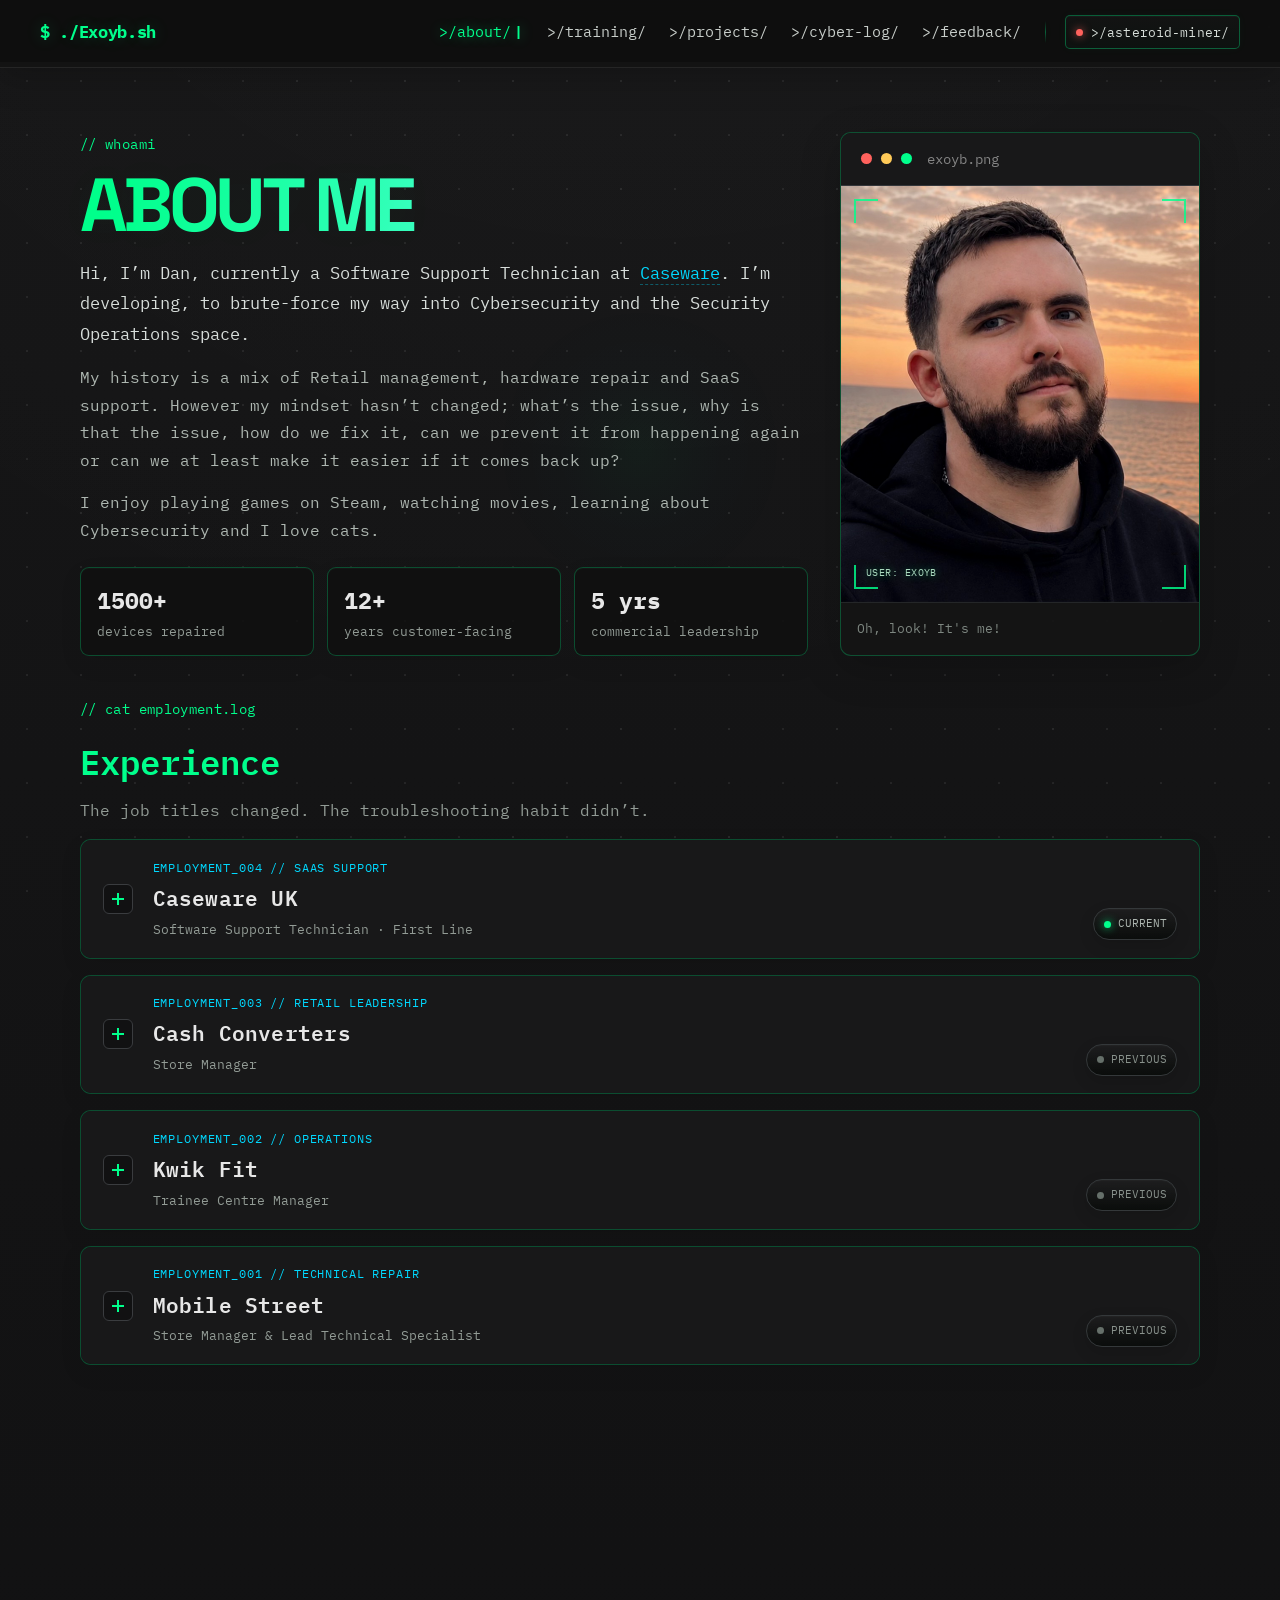
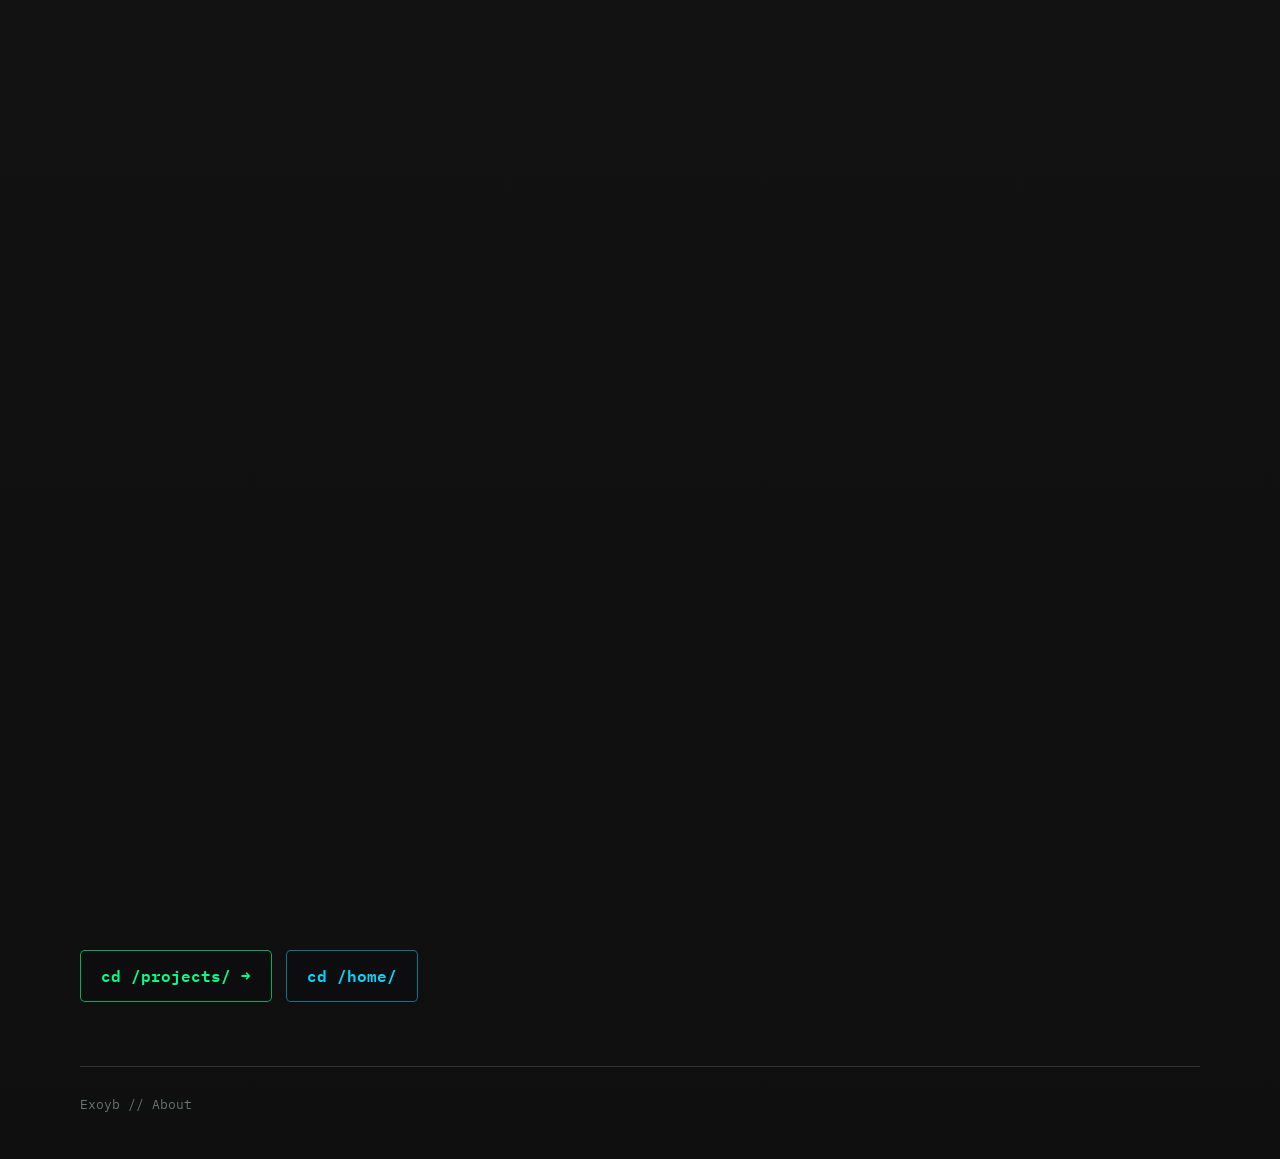
<file: skills.html>
<!DOCTYPE html>
<html lang="en">
<head>
  <meta charset="UTF-8">
  <meta name="viewport" content="width=device-width, initial-scale=1.0">
  <meta http-equiv="refresh" content="0; url=about.html">
  <link rel="canonical" href="about.html">
  <title>Exoyb | Redirecting…</title>
</head>
<body>
  <p>Skills now live across About, Training and Projects. <a href="about.html">Continue to About</a>.</p>
</body>
</html>
</file>
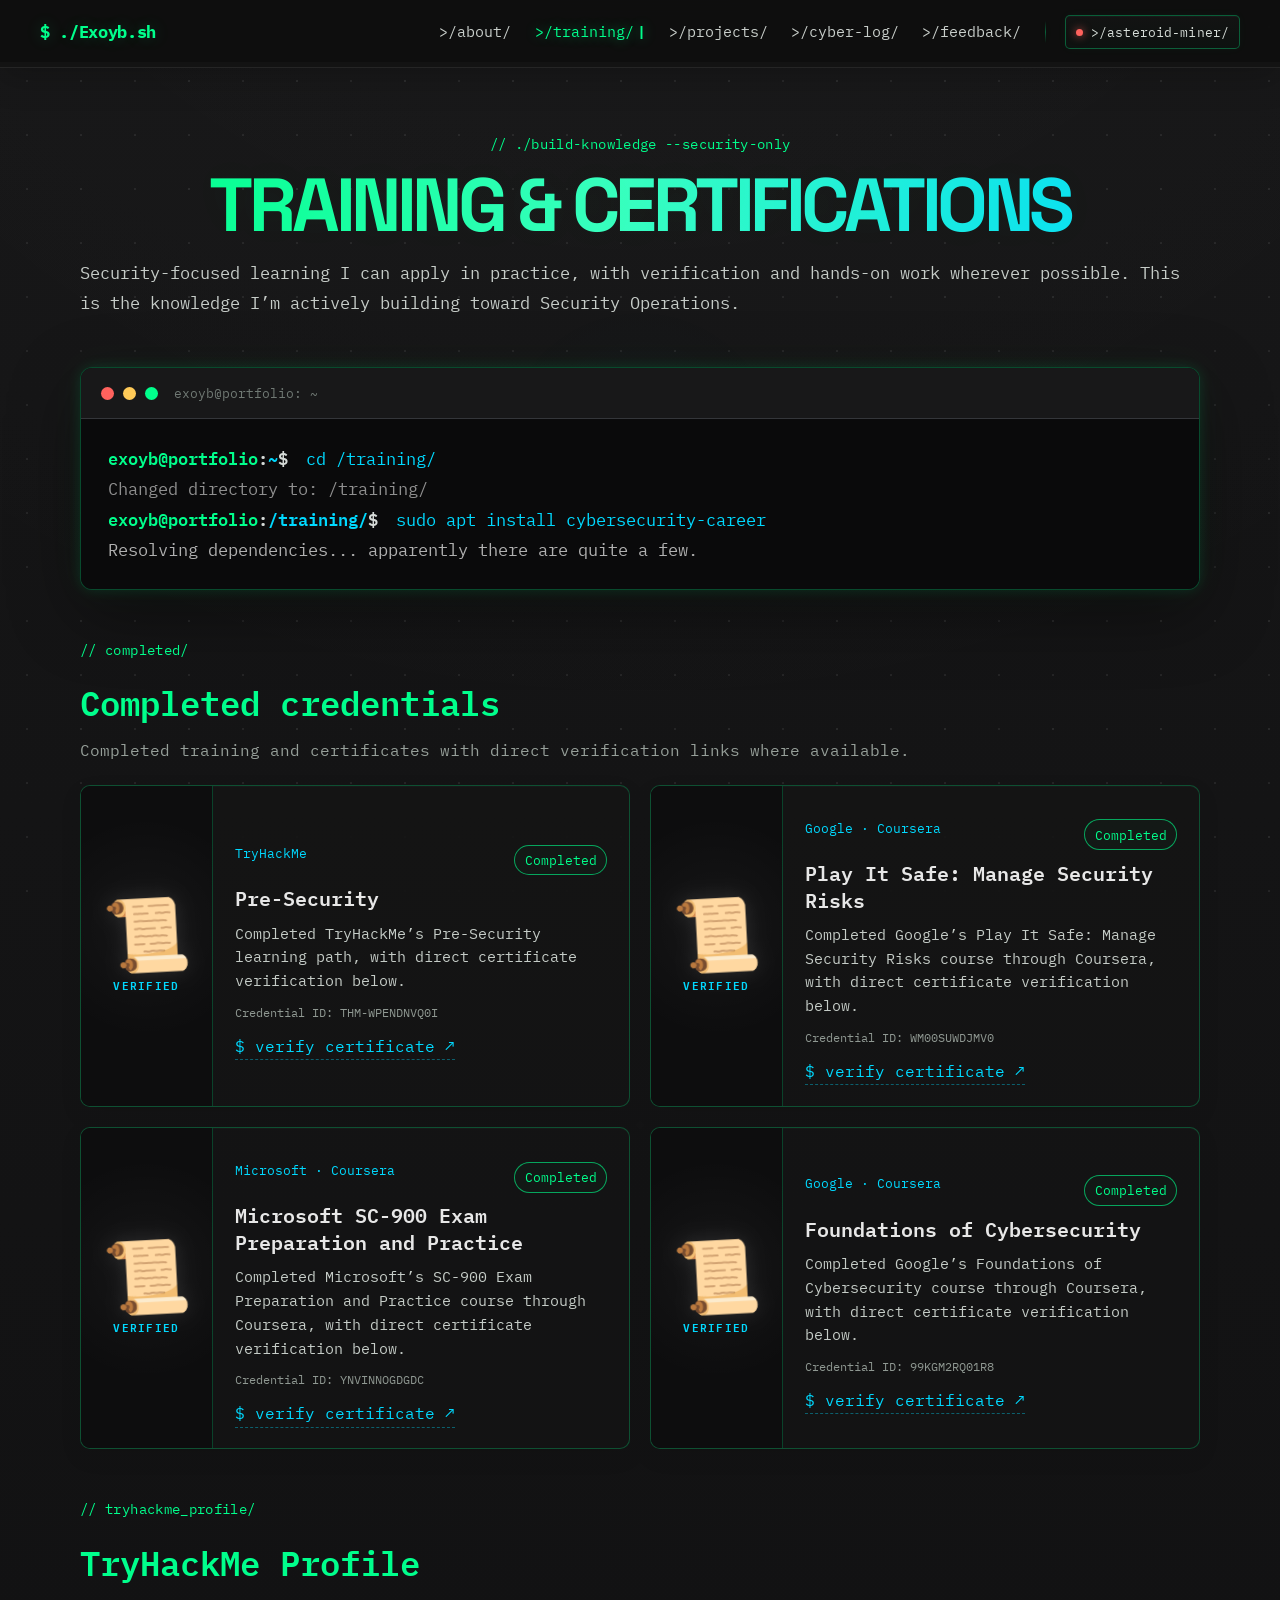
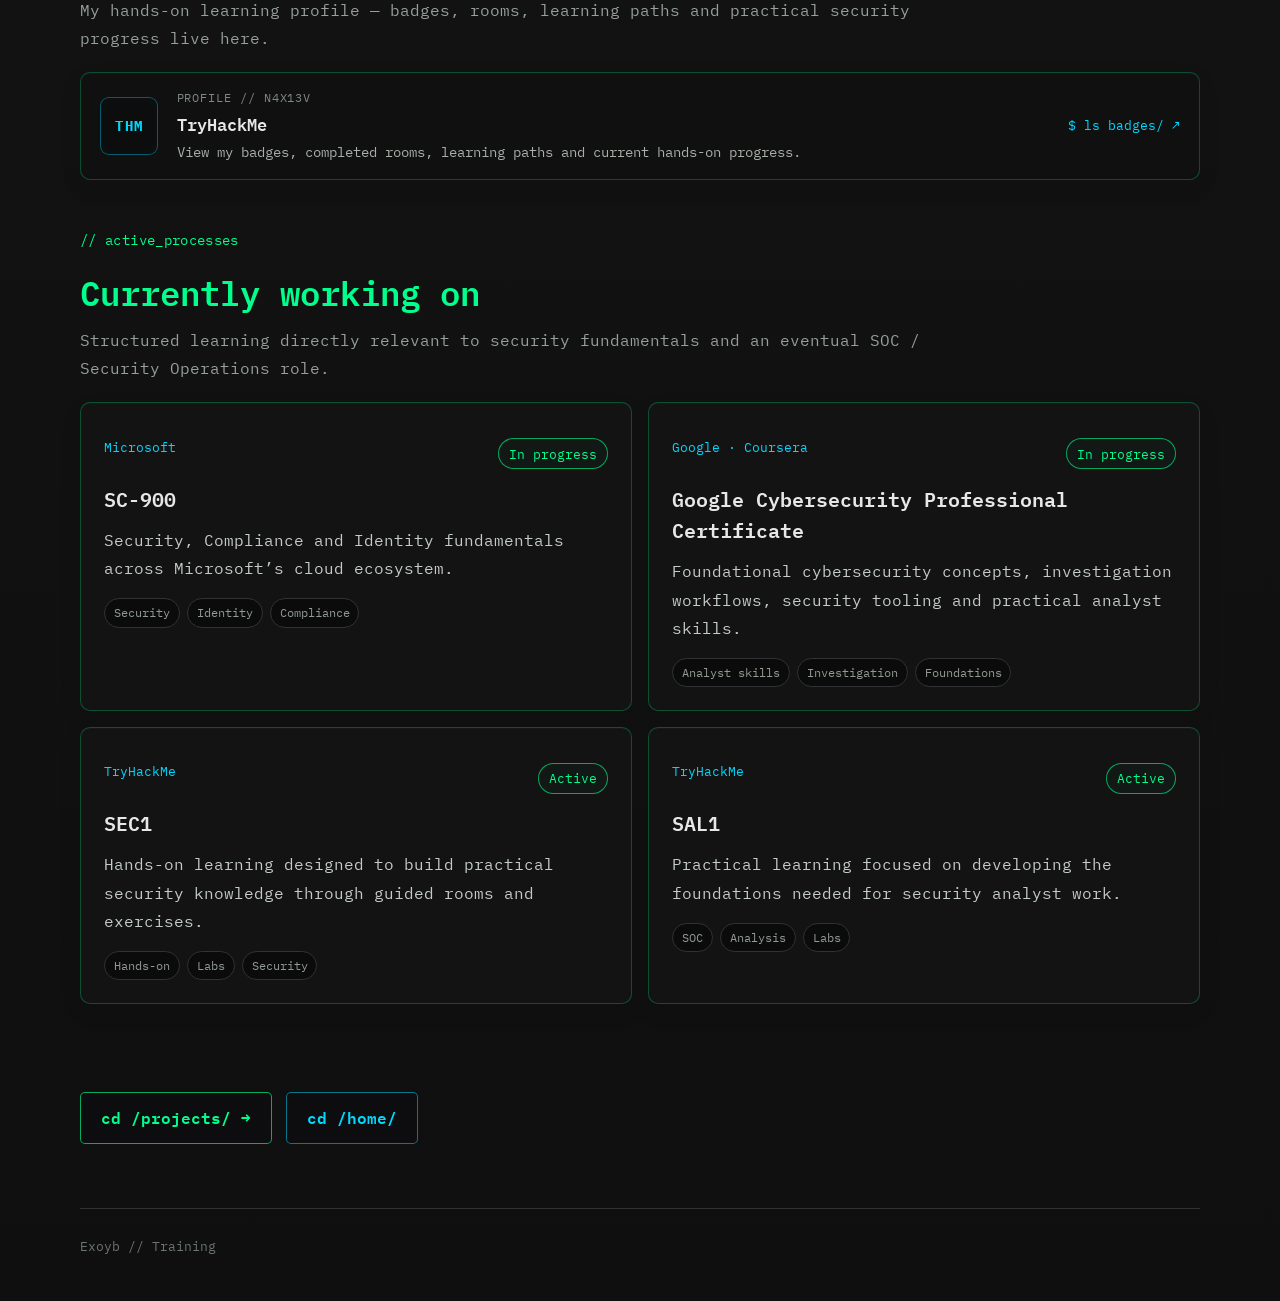
<file: training.html>
<!DOCTYPE html>
<html lang="en">
<head>
  <meta charset="UTF-8">
  <meta name="viewport" content="width=device-width, initial-scale=1.0">
  <title>Exoyb | Training & Certifications</title>
  <meta name="description" content="Cybersecurity training and certification study by Dan Ridout, including Microsoft, Google and TryHackMe learning.">
  <meta name="theme-color" content="#0d100f">
  <link rel="icon" href="src/assets/favicon.svg" type="image/svg+xml">
  <link rel="stylesheet" href="src/css/main.css?v=20260911-1">
  <link rel="stylesheet" href="src/css/animations.css?v=20260911-1">
  <link rel="stylesheet" href="src/css/pages.css?v=20260911-1">
  <link rel="stylesheet" href="src/css/training.css?v=20260912-1">
</head>
<body>
<nav>
  <div class="nav-content">
    <div class="logo"><a href="index.html">#!/bin/bash Exoyb.sh</a></div>
    <div class="hamburger" onclick="toggleMenu()"><span></span><span></span><span></span></div>
    <div class="nav-links" id="navLinks">
      <a href="about.html">About</a>
      <a class="active" href="training.html">Training</a>
      <a href="projects.html">Projects</a>
      <a href="cyber-log.html">Cyber Log</a>
      <a href="feedback.html">Feedback</a>
    </div>
  </div>
</nav>

<main class="page-shell">
  <div class="page-container training-page">
    <header class="page-hero fade-in training-hero">
      <div class="page-kicker">// ./build-knowledge --security-only</div>
      <h1>TRAINING & CERTIFICATIONS</h1>
      <p class="page-intro">Security-focused learning I can apply in practice, with verification and hands-on work wherever possible. This is the knowledge I’m actively building toward Security Operations.</p>
    </header>

    <div class="cd-terminal fade-in training-terminal">
      <div class="cd-terminal-header"><span class="cd-dot red"></span><span class="cd-dot yellow"></span><span class="cd-dot green"></span></div>
      <div class="cd-terminal-body">
        <p><span class="prompt">$</span> <span class="cd-command">cd /training/</span></p>
        <p class="cd-output">Changed directory to: /training/</p>
        <p><span class="prompt">$</span> <span class="cd-command">sudo apt install cybersecurity-career</span></p>
        <p class="cd-joke">Resolving dependencies... apparently there are quite a few.</p>
      </div>
    </div>

    <section class="training-section fade-in">
      <div class="training-section-head">
        <div class="page-kicker">// completed/</div>
        <h2>Completed credentials</h2>
        <p>Completed training and certificates with direct verification links where available.</p>
      </div>

      <article class="credential-card">
        <div class="credential-visual" aria-hidden="true">
          <span class="credential-icon">📜</span>
          <span class="credential-visual-label">VERIFIED</span>
        </div>
        <div class="credential-content">
          <div class="credential-card-top">
            <span class="training-provider">TryHackMe</span>
            <span class="status-pill">Completed</span>
          </div>
          <h3>Pre-Security</h3>
          <p class="credential-description">Completed TryHackMe’s Pre-Security learning path, with direct certificate verification below.</p>
          <span class="credential-id">Credential ID: THM-WPENDNVQ0I</span>
          <a class="credential-link" href="https://tryhackme.com/certificate/THM-WPENDNVQ0I" target="_blank" rel="noopener noreferrer">$ verify certificate ↗</a>
        </div>
      </article>

      <article class="credential-card">
        <div class="credential-visual" aria-hidden="true">
          <span class="credential-icon">📜</span>
          <span class="credential-visual-label">VERIFIED</span>
        </div>
        <div class="credential-content">
          <div class="credential-card-top">
            <span class="training-provider">Google · Coursera</span>
            <span class="status-pill">Completed</span>
          </div>
          <h3>Play It Safe: Manage Security Risks</h3>
          <p class="credential-description">Completed Google’s Play It Safe: Manage Security Risks course through Coursera, with direct certificate verification below.</p>
          <span class="credential-id">Credential ID: WM00SUWDJMV0</span>
          <a class="credential-link" href="https://coursera.org/verify/WM00SUWDJMV0" target="_blank" rel="noopener noreferrer">$ verify certificate ↗</a>
        </div>
      </article>

      <article class="credential-card">
        <div class="credential-visual" aria-hidden="true">
          <span class="credential-icon">📜</span>
          <span class="credential-visual-label">VERIFIED</span>
        </div>
        <div class="credential-content">
          <div class="credential-card-top">
            <span class="training-provider">Microsoft · Coursera</span>
            <span class="status-pill">Completed</span>
          </div>
          <h3>Microsoft SC-900 Exam Preparation and Practice</h3>
          <p class="credential-description">Completed Microsoft’s SC-900 Exam Preparation and Practice course through Coursera, with direct certificate verification below.</p>
          <span class="credential-id">Credential ID: YNVINNOGDGDC</span>
          <a class="credential-link" href="https://coursera.org/verify/YNVINNOGDGDC" target="_blank" rel="noopener noreferrer">$ verify certificate ↗</a>
        </div>
      </article>

      <article class="credential-card">
        <div class="credential-visual" aria-hidden="true">
          <span class="credential-icon">📜</span>
          <span class="credential-visual-label">VERIFIED</span>
        </div>
        <div class="credential-content">
          <div class="credential-card-top">
            <span class="training-provider">Google · Coursera</span>
            <span class="status-pill">Completed</span>
          </div>
          <h3>Foundations of Cybersecurity</h3>
          <p class="credential-description">Completed Google’s Foundations of Cybersecurity course through Coursera, with direct certificate verification below.</p>
          <span class="credential-id">Credential ID: 99KGM2RQ01R8</span>
          <a class="credential-link" href="https://coursera.org/verify/99KGM2RQ01R8" target="_blank" rel="noopener noreferrer">$ verify certificate ↗</a>
        </div>
      </article>
    </section>

    <section class="training-section fade-in">
      <div class="training-section-head">
        <div class="page-kicker">// tryhackme_profile/</div>
        <h2>TryHackMe Profile</h2>
        <p>My hands-on learning profile — badges, rooms, learning paths and practical security progress live here.</p>
      </div>

      <a class="training-platform-card" href="https://tryhackme.com/p/N4X13V" target="_blank" rel="noopener noreferrer">
        <div class="training-platform-mark" aria-hidden="true">THM</div>
        <div class="training-platform-copy">
          <span class="training-platform-label">Profile // N4X13V</span>
          <strong>TryHackMe</strong>
          <span>View my badges, completed rooms, learning paths and current hands-on progress.</span>
        </div>
        <span class="training-platform-action">$ ls badges/ ↗</span>
      </a>
    </section>

    <section class="training-section fade-in">
      <div class="training-section-head">
        <div class="page-kicker">// active_processes</div>
        <h2>Currently working on</h2>
        <p>Structured learning directly relevant to security fundamentals and an eventual SOC / Security Operations role.</p>
      </div>

      <div class="training-grid">
        <article class="training-card">
          <div class="training-card-top"><span class="training-provider">Microsoft</span><span class="status-pill">In progress</span></div>
          <h3>SC-900</h3>
          <p>Security, Compliance and Identity fundamentals across Microsoft’s cloud ecosystem.</p>
          <div class="training-tags"><span>Security</span><span>Identity</span><span>Compliance</span></div>
        </article>

        <article class="training-card">
          <div class="training-card-top"><span class="training-provider">Google · Coursera</span><span class="status-pill">In progress</span></div>
          <h3>Google Cybersecurity Professional Certificate</h3>
          <p>Foundational cybersecurity concepts, investigation workflows, security tooling and practical analyst skills.</p>
          <div class="training-tags"><span>Analyst skills</span><span>Investigation</span><span>Foundations</span></div>
        </article>

        <article class="training-card">
          <div class="training-card-top"><span class="training-provider">TryHackMe</span><span class="status-pill">Active</span></div>
          <h3>SEC1</h3>
          <p>Hands-on learning designed to build practical security knowledge through guided rooms and exercises.</p>
          <div class="training-tags"><span>Hands-on</span><span>Labs</span><span>Security</span></div>
        </article>

        <article class="training-card">
          <div class="training-card-top"><span class="training-provider">TryHackMe</span><span class="status-pill">Active</span></div>
          <h3>SAL1</h3>
          <p>Practical learning focused on developing the foundations needed for security analyst work.</p>
          <div class="training-tags"><span>SOC</span><span>Analysis</span><span>Labs</span></div>
        </article>
      </div>
    </section>

    <div class="page-actions"><a class="btn btn-primary" href="projects.html">cd /projects/ →</a><a class="btn btn-secondary" href="index.html">cd /home/</a></div>
  </div>
</main>

<footer class="site-footer">Exoyb // Training</footer>
<script src="src/js/audio.js?v=20260911-1"></script>
<script src="src/js/main.js?v=20260912-3"></script>
</body>
</html>
</file>
<file: src/css/main.css>
@import url('https://fonts.googleapis.com/css2?family=IBM+Plex+Mono:wght@400;500;600;700&display=swap');

/* Exoyb global visual system */
:root {
    --bg: #141414;
    --bg-deep: #0b0b0c;
    --surface: rgba(20, 20, 21, .90);
    --surface-strong: rgba(13, 13, 14, .97);
    --line: #303235;
    --line-soft: #242628;
    --text: #e7e7e7;
    --muted: #9b9b9b;
    --dim: #696969;
    --green: #00ff8c;
    --cyan: #00d9ff;
    --amber: #ffca58;
    --red: #ff625d;
    --nav-height: 68px;
    --glow: 0 0 16px rgba(0,255,140,.14), 0 0 36px rgba(0,255,140,.05);
    --font-mono: 'IBM Plex Mono', 'Cascadia Code', 'JetBrains Mono', Consolas, 'Liberation Mono', Menlo, monospace;
    --pointer-x: 50vw;
    --pointer-y: 50vh;
}

* {
    box-sizing: border-box;
    margin: 0;
    padding: 0;
}

html {
    min-height: 100%;
    scroll-behavior: smooth;
    background: var(--bg-deep);
}

body {
    position: relative;
    min-height: 100vh;
    overflow-x: hidden;
    color: var(--text);
    background:
        radial-gradient(circle at 50% -18%, rgba(255,255,255,.022), transparent 38%),
        linear-gradient(180deg, #161617 0%, #131314 42%, #0f0f10 100%);
    font-family: var(--font-mono);
    font-size: 16px;
    line-height: 1.6;
    text-rendering: optimizeLegibility;
    -webkit-font-smoothing: antialiased;
}

/* Ambient layers sit above the page background but behind every real element. */
body::before,
body::after {
    content: '';
    position: fixed;
    inset: 0;
    z-index: 0;
    pointer-events: none;
}

body::before {
    background-image:
        repeating-linear-gradient(0deg, rgba(255,255,255,.010) 0 1px, transparent 1px 4px),
        radial-gradient(circle, rgba(165,174,169,.22) 1px, transparent 1px);
    background-size: auto, 52px 52px;
    opacity: .12;
}

body::after {
    background: radial-gradient(210px circle at var(--pointer-x) var(--pointer-y), rgba(0,255,140,.055), rgba(0,217,255,.015) 38%, transparent 72%);
    opacity: .62;
    transition: opacity .25s ease;
}

body > * {
    position: relative;
    z-index: 1;
}

a { color: inherit; }

::selection {
    color: #06100b;
    background: rgba(0,255,140,.82);
}

:focus-visible {
    outline: 1px solid var(--cyan);
    outline-offset: 4px;
}

/* Navigation */
nav {
    position: fixed;
    top: 0;
    left: 0;
    width: 100%;
    min-height: var(--nav-height);
    padding: .95rem 2rem;
    z-index: 1000;
    background: rgba(14,14,15,.93);
    border-bottom: 1px solid rgba(255,255,255,.08);
    box-shadow: 0 8px 35px rgba(0,0,0,.22);
    backdrop-filter: blur(15px) saturate(120%);
    -webkit-backdrop-filter: blur(15px) saturate(120%);
}

.nav-content {
    width: min(1200px, 100%);
    margin: 0 auto;
    display: flex;
    align-items: center;
    justify-content: space-between;
    gap: 1.5rem;
}

.logo {
    flex: 0 0 auto;
    color: var(--green);
    font-size: 1.08rem;
    font-weight: 700;
    letter-spacing: -.02em;
    text-shadow: 0 0 16px rgba(0,255,140,.22);
}

.logo a {
    color: inherit;
    text-decoration: none;
}

.logo a:hover { text-shadow: 0 0 18px rgba(0,255,140,.62); }

.nav-links {
    display: flex;
    align-items: center;
    justify-content: flex-end;
    flex-wrap: wrap;
    gap: .35rem 1.45rem;
}

.nav-links a {
    position: relative;
    color: #c8ceca;
    text-decoration: none;
    font-size: .91rem;
    transition: color .18s ease, text-shadow .18s ease;
}

.nav-links a:hover,
.nav-links a:focus-visible,
.nav-links a.active {
    color: var(--green);
    text-shadow: 0 0 13px rgba(0,255,140,.48);
}

.nav-links a.active::after {
    content: '|';
    display: inline-block;
    margin-left: .18rem;
    color: var(--green);
    font-weight: 700;
    animation: terminalBlink .82s steps(1,end) infinite;
}

.scroll-progress {
    position: absolute;
    left: 0;
    right: 0;
    bottom: -1px;
    height: 6px;
    overflow: hidden;
    pointer-events: none;
    background: rgba(255,255,255,.018);
}

.scroll-progress-bar {
    width: 100%;
    height: 100%;
    transform: scaleX(0);
    transform-origin: left center;
    background: linear-gradient(90deg, var(--green), var(--cyan));
    box-shadow: 0 0 13px rgba(0,255,140,.66);
    transition: transform .08s linear;
}

.hamburger {
    display: none;
    width: 32px;
    cursor: pointer;
}

.hamburger span {
    display: block;
    width: 100%;
    height: 2px;
    margin: 6px 0;
    background: var(--green);
    box-shadow: 0 0 7px rgba(0,255,140,.35);
}

/* Core typography */
h1 {
    color: var(--green);
    font-size: clamp(2.8rem, 7vw, 4.7rem);
    line-height: 1.08;
    letter-spacing: -.045em;
    background: linear-gradient(100deg, var(--green) 4%, #39ffc0 48%, var(--cyan) 100%);
    -webkit-background-clip: text;
    background-clip: text;
    -webkit-text-fill-color: transparent;
    text-shadow: 0 0 34px rgba(0,255,140,.04);
}

h2,
h3,
strong { font-weight: 600; }

.hero {
    min-height: 100vh;
    display: flex;
    align-items: center;
    justify-content: center;
    padding: calc(var(--nav-height) + 2rem) 2rem 2rem;
}

.hero-content {
    width: min(900px, 100%);
    margin: 0 auto;
    text-align: center;
}

.tag {
    display: inline-block;
    padding: .48rem .85rem;
    margin-bottom: 1.7rem;
    color: var(--green);
    background: rgba(17,17,18,.78);
    border: 1px solid rgba(0,255,140,.38);
    border-radius: 5px;
    font-size: .84rem;
    box-shadow: none;
}

/* Shared terminal chrome */
.terminal-dot,
.cd-dot {
    display: block;
    flex: 0 0 auto;
    border-radius: 50%;
}

.terminal-dot { width: 12px; height: 12px; }
.cd-dot { width: 11px; height: 11px; }
.dot-red, .cd-dot.red { background: var(--red); }
.dot-yellow, .cd-dot.yellow { background: var(--amber); }
.dot-green, .cd-dot.green { background: var(--green); }
.prompt { color: var(--green); font-weight: 600; }

/* Shared buttons */
.btn {
    display: inline-flex;
    align-items: center;
    justify-content: center;
    min-height: 46px;
    padding: .78rem 1.25rem;
    border: 1px solid;
    border-radius: 5px;
    background: rgba(14,14,15,.62);
    font-family: var(--font-mono);
    font-weight: 600;
    text-decoration: none;
    transition: transform .18s ease, border-color .18s ease, color .18s ease, background .18s ease, box-shadow .18s ease;
}

.btn-primary {
    color: var(--green);
    border-color: rgba(0,255,140,.65);
}

.btn-secondary {
    color: var(--cyan);
    border-color: rgba(0,217,255,.52);
}

.btn:hover,
.btn:focus-visible {
    transform: translateY(-2px);
    color: #07100b;
    background: var(--green);
    border-color: var(--green);
    box-shadow: 0 0 16px rgba(0,255,140,.20), 0 0 30px rgba(0,255,140,.06);
}

/* Unified glass language. Keep the pane neutral; colour belongs to the edge, not the glass. */
.glow-surface {
    position: relative;
    transition: transform .27s ease, border-color .27s ease, box-shadow .27s ease, background-color .27s ease, filter .27s ease !important;
}

.glow-surface:hover,
.glow-surface:focus-within {
    border-color: rgba(0,255,140,.82) !important;
    box-shadow: 0 12px 32px rgba(0,0,0,.30), var(--glow) !important;
    filter: brightness(1.018);
}

/* Shared card identity: same phosphor edge and neutral glass across every page. */
:is(
    .content-card,
    .detail-item,
    .about-stat,
    .career-step,
    .proof-card,
    .contact-card,
    .experience-entry,
    .about-question,
    .bring-card,
    .project-accordion,
    .project-release,
    .project-detail,
    .audit-priority,
    .training-platform-card,
    .training-card,
    .credential-card,
    .feedback-stat,
    .feedback-accordion,
    .manager-feature,
    .manager-card,
    .review-card,
    .review-shot,
    .log-entry-card,
    .log-fold
) {
    border-color: rgba(0,255,140,.26) !important;
    box-shadow: inset 0 1px 0 rgba(255,255,255,.018), 0 8px 22px rgba(0,0,0,.08) !important;
}

:is(
    .content-card,
    .detail-item,
    .about-stat,
    .career-step,
    .proof-card,
    .contact-card,
    .experience-entry,
    .about-question,
    .bring-card,
    .project-accordion,
    .project-release,
    .project-detail,
    .audit-priority,
    .training-platform-card,
    .training-card,
    .credential-card,
    .feedback-stat,
    .feedback-accordion,
    .manager-feature,
    .manager-card,
    .review-card,
    .review-shot,
    .log-entry-card,
    .log-fold,
    .now-card,
    .asteroid-primary-card,
    .asteroid-panel,
    .game-launcher
):hover,
:is(
    .content-card,
    .detail-item,
    .about-stat,
    .career-step,
    .proof-card,
    .contact-card,
    .experience-entry,
    .about-question,
    .bring-card,
    .project-accordion,
    .project-release,
    .project-detail,
    .audit-priority,
    .training-platform-card,
    .training-card,
    .credential-card,
    .feedback-stat,
    .feedback-accordion,
    .manager-feature,
    .manager-card,
    .review-card,
    .review-shot,
    .log-entry-card,
    .log-fold,
    .now-card,
    .asteroid-primary-card,
    .asteroid-panel,
    .game-launcher
):focus-within {
    border-color: rgba(0,255,140,.82) !important;
    box-shadow:
        inset 0 1px 0 rgba(255,255,255,.025),
        0 12px 32px rgba(0,0,0,.30),
        0 0 16px rgba(0,255,140,.14),
        0 0 36px rgba(0,255,140,.05) !important;
}

/* Stat cards use the same restrained neutral-glass sweep as the larger interactive cards. */
.about-stat,
.feedback-stat {
    position: relative;
    overflow: hidden;
}

.about-stat::before,
.feedback-stat::before {
    content: '';
    position: absolute;
    top: 0;
    left: -42%;
    width: 34%;
    height: 100%;
    pointer-events: none;
    opacity: 0;
    background: linear-gradient(110deg,
        transparent 0%,
        rgba(255,255,255,.024) 33%,
        rgba(255,255,255,.075) 48%,
        rgba(255,255,255,.028) 56%,
        transparent 72%);
    transform: skewX(-16deg);
    transition: left .70s ease, opacity .22s ease;
}

.about-stat:hover::before,
.feedback-stat:hover::before,
.about-stat:focus-within::before,
.feedback-stat:focus-within::before {
    left: 114%;
    opacity: 1;
}

/* Page-level section titles on the bare page background stay green. */
.project-browser-head > h2,
.training-section-head > h2,
.feedback-browser-head > h2,
.about-section-intro > h2,
.section-head > h2,
.log-stream-title {
    color: var(--green) !important;
    -webkit-text-fill-color: currentColor;
}

/* Only primary green titles/figures inside cards become neutral. Accent/status/link colours stay intact. */
:is(
    .content-card h2,
    .content-card h3,
    .about-stat-value,
    .career-step-label,
    .proof-card strong,
    .contact-card strong,
    .experience-company,
    .project-title,
    .project-content h2,
    .project-release-version,
    .training-platform-copy strong,
    .training-card h3,
    .credential-card h3,
    .feedback-stat strong,
    .feedback-accordion .feedback-section-head h2,
    .feedback-accordion .feedback-section-head h3,
    .manager-card h3,
    .log-entry-title,
    .log-empty-state h2
) {
    color: var(--text) !important;
    -webkit-text-fill-color: currentColor;
}

.experience-entry:first-child .experience-content-inner::after {
    color: var(--text) !important;
}

/* Review lightbox */
.review-lightbox {
    position: fixed;
    inset: 0;
    z-index: 4000;
    display: grid;
    grid-template-columns: 64px minmax(0,1fr) 64px;
    grid-template-rows: 64px minmax(0,1fr) auto;
    align-items: center;
    padding: 1rem;
    background: rgba(4,4,5,.95);
    opacity: 0;
    pointer-events: none;
    backdrop-filter: blur(14px);
    transition: opacity .2s ease;
}

.review-lightbox.open {
    opacity: 1;
    pointer-events: auto;
}

.review-lightbox-image {
    grid-column: 2;
    grid-row: 2;
    justify-self: center;
    max-width: min(1180px, 100%);
    max-height: calc(100vh - 150px);
    object-fit: contain;
    border: 1px solid rgba(0,255,140,.5);
    box-shadow: 0 0 30px rgba(0,255,140,.08), 0 24px 80px rgba(0,0,0,.6);
}

.review-lightbox-caption {
    grid-column: 2;
    grid-row: 3;
    padding: .8rem 0 .2rem;
    color: #9ca49f;
    text-align: center;
    font-size: .86rem;
}

.lightbox-close,
.lightbox-nav {
    appearance: none;
    border: 1px solid #34363a;
    background: rgba(14,14,15,.82);
    color: var(--green);
    font: 600 1.4rem/1 var(--font-mono);
    cursor: pointer;
    transition: border-color .18s ease, box-shadow .18s ease, background .18s ease;
}

.lightbox-close:hover,
.lightbox-nav:hover,
.lightbox-close:focus-visible,
.lightbox-nav:focus-visible {
    border-color: var(--green);
    background: rgba(0,255,140,.05);
    box-shadow: 0 0 16px rgba(0,255,140,.14);
}

.lightbox-close {
    grid-column: 3;
    grid-row: 1;
    justify-self: end;
    width: 44px;
    height: 44px;
}

.lightbox-nav {
    width: 48px;
    height: 64px;
}

.lightbox-prev { grid-column: 1; grid-row: 2; justify-self: start; }
.lightbox-next { grid-column: 3; grid-row: 2; justify-self: end; }
body.lightbox-open { overflow: hidden; }

/* Retro POST / boot screen */
.boot-screen {
    position: fixed;
    inset: 0;
    z-index: 9999;
    display: flex;
    align-items: center;
    justify-content: center;
    padding: 1.5rem;
    background: #010402;
    color: #9cffc8;
    opacity: 1;
    transition: opacity .35s linear;
}

.boot-screen::before {
    content: '';
    position: absolute;
    inset: 0;
    z-index: 0;
    pointer-events: none;
    background: repeating-linear-gradient(0deg, rgba(0,255,140,.035) 0 1px, transparent 1px 4px);
    mix-blend-mode: screen;
    animation: crtFlicker 3.5s linear infinite;
}

.boot-screen::after {
    content: '';
    position: absolute;
    inset: 0;
    z-index: 0;
    pointer-events: none;
    box-shadow: inset 0 0 130px rgba(0,0,0,.88);
}

.boot-screen.fade-out {
    opacity: 0;
    pointer-events: none;
}

.boot-content {
    position: relative;
    z-index: 1;
    width: min(880px, 94vw);
    padding: 1.6rem 1.7rem;
    border: 1px solid rgba(112,255,178,.36);
    background: #020604;
    box-shadow: 0 0 35px rgba(0,255,140,.08), inset 0 0 45px rgba(0,255,140,.02);
}

.boot-bios-label {
    margin-bottom: .9rem;
    color: var(--green);
    font-size: .95rem;
    font-weight: 700;
    letter-spacing: .08em;
}

.boot-header {
    margin-bottom: 1.2rem;
    overflow: hidden;
}

.ascii-art {
    color: var(--green);
    font: 600 .72rem/1.22 var(--font-mono);
    text-align: left;
    white-space: pre;
    text-shadow: 0 0 10px rgba(0,255,140,.42);
}

.boot-terminal { margin-bottom: 1.2rem; }

.boot-terminal p {
    margin: .22rem 0;
    color: #9fb4a7;
    font-size: .91rem;
    opacity: 0;
    animation: bootLine .12s steps(1,end) forwards;
}

.boot-terminal p:nth-child(1) { animation-delay: .35s; }
.boot-terminal p:nth-child(2) { animation-delay: .75s; }
.boot-terminal p:nth-child(3) { animation-delay: 1.15s; }
.boot-terminal p:nth-child(4) { animation-delay: 1.65s; }
.boot-terminal p:nth-child(5) { animation-delay: 2.15s; }
.boot-terminal p:nth-child(6) { animation-delay: 2.65s; }
.boot-terminal p:nth-child(7) { animation-delay: 3.15s; }
.boot-terminal p:nth-child(8) { animation-delay: 3.65s; }

.boot-prompt {
    display: inline-block;
    min-width: 6rem;
    color: var(--cyan);
    font-weight: 600;
}

.boot-text { color: #a6b8ad; }
.boot-status { float: right; font-weight: 700; }
.boot-ok { color: var(--green); }
.boot-ready { color: var(--amber); animation: terminalBlink .82s steps(1,end) infinite; }

.boot-progress {
    height: 14px;
    margin: 1rem 0 .9rem;
    border: 1px solid rgba(0,255,140,.4);
    background: #020604;
    opacity: 0;
    animation: bootLine .1s forwards 3.9s;
}

.boot-progress-bar {
    width: 0;
    height: 100%;
    background: repeating-linear-gradient(90deg, var(--green) 0 10px, transparent 10px 13px);
    box-shadow: 0 0 10px rgba(0,255,140,.35);
    animation: biosProgress 1.45s steps(24,end) forwards 4s;
}

.boot-footer {
    color: #7f9b89;
    text-align: left;
    font-size: .84rem;
    opacity: 0;
    animation: bootLine .1s forwards 4.8s;
}

.boot-footer::after {
    content: '|';
    margin-left: .35rem;
    color: var(--green);
    animation: terminalBlink .82s steps(1,end) infinite;
}

.boot-sign { color: #53685b; }

@media (max-width: 820px) {
    nav { padding: .85rem 1rem; }
    .hamburger { display: block; margin-left: auto; }

    .nav-links {
        position: absolute;
        top: 100%;
        left: 0;
        right: 0;
        display: none;
        padding: .8rem 1rem 1rem;
        background: rgba(10,10,11,.98);
        border-bottom: 1px solid rgba(255,255,255,.08);
        box-shadow: 0 15px 35px rgba(0,0,0,.35);
    }

    .nav-links.active {
        display: grid;
        gap: .25rem;
    }

    .nav-links a {
        padding: .7rem .4rem;
        font-size: .95rem;
    }

    .review-lightbox {
        grid-template-columns: 48px minmax(0,1fr) 48px;
        padding: .6rem;
    }
}

@media (pointer: coarse), (prefers-reduced-motion: reduce) {
    body::after { display: none; }
}

@media (prefers-reduced-motion: reduce) {
    *, *::before, *::after {
        scroll-behavior: auto !important;
        animation-duration: .001ms !important;
        animation-iteration-count: 1 !important;
        transition-duration: .001ms !important;
    }
}
</file>
<file: src/css/animations.css>
/* Shared motion system */
@keyframes terminalBlink {
    0%, 48% { opacity: 1; }
    49%, 100% { opacity: 0; }
}

@keyframes crtFlicker {
    0%, 100% { opacity: .82; }
    8% { opacity: .72; }
    9% { opacity: .9; }
    52% { opacity: .78; }
    53% { opacity: .88; }
}

@keyframes bootLine {
    to { opacity: 1; }
}

@keyframes biosProgress {
    to { width: 100%; }
}

@keyframes softPulse {
    0%, 100% { opacity: 1; }
    50% { opacity: .66; }
}

.fade-in {
    opacity: 1;
    transform: none;
}

/* Neutral pin-point texture: keeps the charcoal background from feeling flat
   without reintroducing the old green wash. */
body::before {
    background-image:
        repeating-linear-gradient(0deg, rgba(255,255,255,.009) 0 1px, transparent 1px 4px),
        radial-gradient(circle, rgba(245,245,245,.42) 1px, transparent 1.15px),
        radial-gradient(circle, rgba(210,214,212,.18) 1px, transparent 1.15px);
    background-size: auto, 54px 54px, 108px 108px;
    background-position: 0 0, 0 0, 27px 27px;
    opacity: .18;
}

/* A restrained phosphor wake-up: stepped visibility, then settle into place. */
.motion-enabled .fade-in.reveal-pending {
    opacity: 0;
    transform: translateY(10px);
    filter: brightness(1.7) contrast(1.08) blur(.7px);
    transition:
        opacity .34s steps(7, end) var(--reveal-delay, 0ms),
        transform .42s cubic-bezier(.2,.7,.2,1) var(--reveal-delay, 0ms),
        filter .4s steps(7, end) var(--reveal-delay, 0ms);
}

.motion-enabled .fade-in.reveal-pending.is-visible {
    opacity: 1;
    transform: translateY(0);
    filter: brightness(1) contrast(1) blur(0);
}

/* Site-wide terminal button interaction: phosphor green fills the control and
   the label flips dark, matching the OPEN ASTEROID MINER CTA. */
button:not(:disabled) {
    transition: color .18s ease, background .18s ease, border-color .18s ease, box-shadow .18s ease, transform .18s ease;
}

:is(button:not(:disabled), .btn, .document-link):hover,
:is(button:not(:disabled), .btn, .document-link):focus-visible {
    color: #07100b !important;
    background: var(--green) !important;
    border-color: var(--green) !important;
    text-shadow: none !important;
    box-shadow: 0 0 16px rgba(0,255,140,.20), 0 0 30px rgba(0,255,140,.06) !important;
    transform: translateY(-2px) !important;
}

button:not(:disabled):hover::before,
button:not(:disabled):hover::after,
button:not(:disabled):focus-visible::before,
button:not(:disabled):focus-visible::after {
    color: #07100b !important;
    text-shadow: none !important;
}

@media (prefers-reduced-motion: reduce) {
    .fade-in,
    .motion-enabled .fade-in.reveal-pending,
    .motion-enabled .fade-in.reveal-pending.is-visible {
        opacity: 1;
        transform: none;
        filter: none;
        transition: none;
    }

    :is(button:not(:disabled), .btn, .document-link):hover,
    :is(button:not(:disabled), .btn, .document-link):focus-visible {
        transform: none !important;
    }
}
</file>
<file: src/css/pages.css>
@import url('https://fonts.googleapis.com/css2?family=Space+Grotesk:wght@600;700&display=swap');

/* Shared multi-page components */
.page-shell {
    min-height: 100vh;
    padding: 8.25rem 2rem 4rem;
}

.page-container {
    width: min(1120px, 100%);
    margin: 0 auto;
}

/* All primary page titles use the same identity treatment as DAN RIDOUT on Home. */
.page-shell h1 {
    font-family: 'Space Grotesk', Inter, ui-sans-serif, system-ui, -apple-system, BlinkMacSystemFont, 'Segoe UI', sans-serif;
    font-weight: 700;
    line-height: .96;
    letter-spacing: -.06em;
    text-transform: uppercase;
}

.inline-sign {
    display: inline-block;
    margin-left: .5rem;
    color: #7f8b84;
    background: none;
    -webkit-text-fill-color: #7f8b84;
    font-size: .38em;
    font-weight: 500;
    letter-spacing: 0;
    vertical-align: middle;
    text-shadow: none;
}

/* Keep structure visible at rest; hover simply intensifies the same phosphor edge. */
.glow-surface {
    border-color: rgba(0,255,140,.26) !important;
    box-shadow: 0 0 0 1px rgba(0,255,140,.012) inset, 0 0 10px rgba(0,255,140,.022);
}

.glow-surface:hover,
.glow-surface:focus-within {
    transform: translateY(-2px);
    border-color: rgba(0,255,140,.78) !important;
    box-shadow: 0 12px 32px rgba(0,0,0,.30), 0 0 16px rgba(0,255,140,.13), 0 0 34px rgba(0,255,140,.045) !important;
}

.page-hero {
    margin-bottom: 2.75rem;
}

.page-hero h1 { margin-bottom: 1rem; }

/*
 * Training, Projects, Cyber Log and Feedback use a centred page identity,
 * while the useful copy underneath stays left-aligned and can use the full
 * content width. About keeps its asymmetric portrait layout.
 */
.page-hero > .page-kicker,
.cyber-log-hero > .page-kicker,
.feedback-hero > .page-kicker,
.page-hero > h1,
.cyber-log-hero > h1,
.feedback-hero > h1 {
    width: 100%;
    text-align: center;
}

.page-hero > .page-intro,
.cyber-log-hero > .page-intro,
.feedback-hero > .page-intro {
    width: 100%;
    max-width: none;
    text-align: left;
}

.page-kicker {
    margin-bottom: .9rem;
    color: var(--green);
    font-size: .9rem;
    letter-spacing: .025em;
}

.page-intro {
    max-width: 820px;
    color: #c6ccc8;
    font-size: 1.06rem;
    line-height: 1.82;
}

/* Shared terminal window. Homepage shell is the reference design. */
.cd-terminal {
    margin: 2rem 0 3rem;
    overflow: hidden;
    border: 1px solid rgba(0,255,140,.46);
    border-radius: 12px;
    background: rgba(12,12,13,.97);
    box-shadow:
        0 0 0 1px rgba(255,255,255,.025) inset,
        0 0 14px rgba(0,255,140,.13),
        0 0 34px rgba(0,255,140,.045),
        0 22px 70px rgba(0,0,0,.42);
}

.cd-terminal-header {
    display: flex;
    align-items: center;
    gap: .55rem;
    min-height: 48px;
    padding: .9rem 1.25rem;
    background: #181819;
    border-bottom: 1px solid #34363a;
}

.cd-terminal .cd-dot {
    flex: 0 0 13px;
    width: 13px;
    height: 13px;
}

.cd-terminal-body {
    padding: 1.55rem 1.7rem 1.45rem;
    color: #b9b9b9;
    background: rgba(10,10,11,.94);
    font-size: 1.05rem;
    line-height: 1.78;
}

.cd-terminal:hover,
.cd-terminal:focus-within {
    border-color: rgba(0,255,140,.78);
    box-shadow:
        0 0 0 1px rgba(255,255,255,.025) inset,
        0 0 18px rgba(0,255,140,.18),
        0 0 42px rgba(0,255,140,.06),
        0 22px 70px rgba(0,0,0,.42);
}

.cd-command { color: var(--cyan); }
.cd-output { color: #8f8f8f; }
.cd-joke { color: #b0b0b0; }

.content-grid {
    display: grid;
    grid-template-columns: repeat(auto-fit, minmax(260px, 1fr));
    gap: 1.1rem;
    margin: 2rem 0;
}

.content-card {
    padding: 1.45rem;
    border: 1px solid var(--line);
    border-radius: 9px;
    background: var(--surface);
}

.content-card h2,
.content-card h3 {
    margin-bottom: .75rem;
    color: var(--green);
}

.content-card p,
.content-card li {
    color: #c5cbc7;
    line-height: 1.75;
}

.content-card ul { padding-left: 1.15rem; }
.content-card li + li { margin-top: .4rem; }

.section-block { margin: 3rem 0; }

.section-block > h2 {
    margin-bottom: 1.2rem;
    color: var(--green);
    font-size: 1.85rem;
}

.detail-list {
    display: grid;
    gap: 1rem;
}

.detail-item {
    padding: 1.35rem 1.45rem;
    border: 1px solid var(--line-soft);
    border-left: 3px solid var(--green);
    border-radius: 0 8px 8px 0;
    background: rgba(16,19,17,.72);
}

.detail-item h3 { margin-bottom: .35rem; }

.detail-meta {
    margin-bottom: .75rem;
    color: var(--cyan);
    font-size: .9rem;
}

.detail-item p,
.detail-item li {
    color: #c3cac5;
    line-height: 1.72;
}

.detail-item ul {
    margin-top: .7rem;
    padding-left: 1.2rem;
}

.status-pill {
    display: inline-block;
    margin-top: .8rem;
    padding: .27rem .62rem;
    border: 1px solid rgba(0,255,140,.62);
    border-radius: 999px;
    color: var(--green);
    background: rgba(0,255,140,.025);
    font-size: .79rem;
}

.page-actions {
    display: flex;
    flex-wrap: wrap;
    gap: .9rem;
    margin-top: 2.5rem;
}

.site-footer {
    width: min(1120px, calc(100% - 4rem));
    margin: 0 auto;
    padding: 1.7rem 0 2.7rem;
    border-top: 1px solid var(--line);
    color: #6c756f;
    font-size: .84rem;
}

/* Homepage terminal building blocks. shell-fix.css owns the final homepage layout. */
.directory-shell {
    overflow: hidden;
    border: 1px solid var(--line);
    border-radius: 9px;
    background: rgba(7,10,8,.94);
}

.directory-shell-header {
    display: flex;
    align-items: center;
    gap: .45rem;
    padding: .75rem 1rem;
    background: #151a17;
    border-bottom: 1px solid var(--line);
}

.directory-shell-title {
    margin-left: .45rem;
    color: #707974;
    font-size: .82rem;
}

.directory-shell-body { padding: 1.35rem; }

.shell-line,
.live-shell-prompt {
    font-size: .98rem;
    line-height: 1.7;
}

.shell-user { color: var(--green); font-weight: 600; }
.shell-separator, .shell-prompt { color: #d6dbd8; }
.shell-path { color: var(--cyan); }
.shell-prompt { margin-right: .5rem; }
.shell-command, .shell-target { color: #eef1ef; }
.shell-output { margin: .25rem 0 1rem; color: #7f8882; }

.directory-grid {
    display: grid;
    grid-template-columns: repeat(auto-fit, minmax(220px, 1fr));
    gap: .8rem;
}

.directory-link {
    display: block;
    padding: .95rem 1rem;
    color: #eef1ef;
    text-decoration: none;
    border: 1px solid var(--line-soft);
    border-radius: 6px;
    background: rgba(15,19,16,.82);
    transition: transform .2s ease, border-color .2s ease, background .2s ease, box-shadow .2s ease;
}

.directory-link:hover,
.directory-link:focus-visible {
    outline: none;
    border-color: var(--green);
    background: rgba(0,255,140,.05);
    transform: translateX(4px);
    box-shadow: -3px 0 0 var(--green), 0 0 20px rgba(0,255,140,.09);
}

.directory-command {
    display: block;
    margin-bottom: .3rem;
    color: var(--green);
}

.directory-description {
    color: #88918b;
    font-size: .88rem;
    line-height: 1.5;
}

.live-shell-prompt {
    display: flex;
    align-items: center;
    flex-wrap: wrap;
    min-height: 1.8rem;
    padding-top: .95rem;
    border-top: 1px dashed var(--line);
}

.shell-cursor {
    display: inline-block;
    width: 3px;
    height: 1.15em;
    margin-left: 4px;
    background: var(--green);
    box-shadow: 0 0 9px rgba(0,255,140,.75);
    animation: terminalBlink .82s steps(1,end) infinite;
}

.shell-hint {
    margin-top: .5rem;
    color: #56605a;
    font-size: .77rem;
}

@media (max-width: 900px) {
    .page-shell { padding-top: 7rem; }
}

@media (max-width: 600px) {
    .page-shell { padding-left: 1rem; padding-right: 1rem; }
    .directory-shell-body { padding: 1rem; }
    .site-footer { width: calc(100% - 2rem); }
}
</file>
<file: src/css/shell-fix.css>
@import url('https://fonts.googleapis.com/css2?family=Space+Grotesk:wght@600;700&display=swap');

.directory-shell {
  overflow: hidden;
  border: 1px solid rgba(0, 255, 140, .46);
  border-radius: 12px;
  background: rgba(12, 12, 13, .97);
  box-shadow:
    0 0 0 1px rgba(255, 255, 255, .025) inset,
    0 0 14px rgba(0, 255, 140, .13),
    0 0 34px rgba(0, 255, 140, .045),
    0 22px 70px rgba(0, 0, 0, .42);
  text-align: left;
}

.home-hero {
  min-height: 100vh;
  align-items: flex-start;
  padding-top: 5.25rem;
  padding-bottom: 1.1rem;
}

.home-hero-content {
  width: min(1320px, 96vw);
  max-width: 1320px;
}

.home-hero-content .tag {
  margin-bottom: 1.05rem;
  font-size: .9rem;
}

.home-identity {
  margin-bottom: 1.45rem;
  text-align: center;
}

.home-hero-content h1 {
  margin: 0;
  font-family: 'Space Grotesk', Inter, ui-sans-serif, system-ui, -apple-system, BlinkMacSystemFont, 'Segoe UI', sans-serif;
  font-size: clamp(3.25rem, 6vw, 5.35rem);
  font-weight: 700;
  line-height: .92;
  letter-spacing: -.06em;
  text-transform: uppercase;
}

.home-alias {
  margin-top: .65rem;
  color: #7f8b84;
  font-family: var(--font-mono);
  font-size: clamp(.8rem, 1vw, .95rem);
  font-weight: 600;
  letter-spacing: .18em;
  line-height: 1.2;
  text-transform: uppercase;
}

.home-hero-content .directory-shell {
  width: 100%;
  margin: 0 auto;
}

.directory-shell-header,
.directory-shell-header.terminal-header {
  display: flex;
  flex-direction: row;
  flex-wrap: nowrap;
  align-items: center;
  gap: .55rem;
  min-height: 48px;
  margin: 0;
  padding: .9rem 1.25rem;
  background: #181819;
  border-bottom: 1px solid #34363a;
}

.directory-shell-header .terminal-dot {
  display: block;
  flex: 0 0 13px;
  width: 13px;
  height: 13px;
  margin: 0;
  padding: 0;
  border-radius: 50%;
}

.directory-shell-title {
  display: inline-block;
  margin-left: .5rem;
  color: #858585;
  font-size: .9rem;
  line-height: 1;
}

.directory-shell-body {
  padding: 1.55rem 1.7rem 1.45rem;
  background: rgba(10, 10, 11, .94);
}

.shell-line,
.live-shell-prompt {
  font-size: 1.12rem;
}

.shell-line {
  display: flex;
  align-items: baseline;
  flex-wrap: wrap;
  gap: 0;
  margin: 0;
  line-height: 1.65;
}

.shell-user {
  color: #d9ddd9;
}

.shell-user::first-letter {
  color: inherit;
}

.shell-path {
  color: #aeb4b1;
}

.shell-separator,
.shell-prompt {
  color: #b7b7b7;
}

.shell-command,
.shell-target {
  color: #f0f0f0;
}

.shell-output {
  margin: .3rem 0 1.05rem;
  color: #9c9c9c;
  font-size: 1.05rem;
}

/* Six equal tracks gives six links a clean 3 x 2 desktop layout. */
.shell-directory-grid {
  display: grid;
  grid-template-columns: repeat(6, minmax(0, 1fr));
  gap: .85rem .95rem;
  margin: 0 0 1.25rem;
}

.shell-directory-grid .directory-link {
  grid-column: span 2;
  min-width: 0;
  min-height: 142px;
  padding: 1.15rem 1.2rem;
  border-color: #34363a;
  background: rgba(18, 18, 19, .91);
  box-shadow: inset 0 0 0 1px rgba(255, 255, 255, .012);
}

.shell-directory-grid .directory-link:hover,
.shell-directory-grid .directory-link:focus-visible {
  border-color: rgba(0, 255, 140, .58);
  background: rgba(20, 20, 21, .98);
  box-shadow:
    0 0 0 1px rgba(0, 255, 140, .04) inset,
    0 0 13px rgba(0, 255, 140, .09),
    0 8px 24px rgba(0, 0, 0, .26);
}

.shell-directory-grid .directory-command {
  margin-bottom: .55rem;
  color: var(--green);
  font-size: 1.12rem;
  font-weight: 600;
}

.shell-directory-grid .directory-description {
  color: #a6a6a6;
  font-size: .96rem;
  line-height: 1.58;
}

.live-shell-prompt {
  display: flex;
  flex-flow: row nowrap;
  align-items: center;
  width: 100%;
  min-height: 2.35rem;
  margin-top: .25rem;
  padding-top: .95rem;
  border-top: 1px dashed #333538;
  white-space: nowrap;
  overflow-x: auto;
  scrollbar-width: none;
}

.live-shell-prompt::-webkit-scrollbar { display: none; }
.live-shell-prompt > span { flex: 0 0 auto; }

.live-shell-prompt .shell-user {
  color: #d9ddd9;
}

.shell-cursor {
  display: inline-block;
  flex: 0 0 3px !important;
  width: 3px !important;
  height: 1.15em !important;
  margin-left: 4px;
  padding: 0;
  background: var(--green) !important;
  box-shadow: 0 0 9px rgba(0, 255, 140, .68);
  opacity: 1;
  animation: terminalBlink .82s steps(1,end) infinite !important;
}

.shell-hint {
  margin: .55rem 0 0;
  color: #707070;
  font-size: .88rem;
  line-height: 1.35;
}

@media (max-width: 1200px) {
  .home-hero-content {
    width: min(1160px, 96vw);
  }

  .shell-directory-grid .directory-link {
    min-height: 132px;
  }
}

@media (max-width: 1000px) {
  .shell-directory-grid { grid-template-columns: repeat(2, minmax(0, 1fr)); }
  .shell-directory-grid .directory-link { grid-column: span 1; }
}

@media (max-width: 900px) {
  .home-hero { padding-top: 5.4rem; }
}

@media (max-width: 650px) {
  .shell-directory-grid { grid-template-columns: 1fr; }
}

@media (max-width: 600px) {
  .home-hero { padding-left: 1rem; padding-right: 1rem; }
  .home-hero-content { width: 100%; }
  .home-hero-content h1 { font-size: clamp(2.55rem, 12vw, 3.35rem); }
  .home-alias { margin-top: .5rem; font-size: .76rem; letter-spacing: .15em; }
  .home-identity { margin-bottom: 1.15rem; }
  .home-hero-content .tag { font-size: .8rem; }
  .directory-shell-body { padding: 1.15rem; }
  .directory-shell-title { max-width: 55vw; overflow: hidden; text-overflow: ellipsis; white-space: nowrap; }
  .shell-line,
  .live-shell-prompt { font-size: 1rem; }
  .shell-output { font-size: .95rem; }
  .shell-directory-grid .directory-link { min-height: 0; padding: 1rem; }
  .shell-directory-grid .directory-command { font-size: 1.04rem; }
  .shell-directory-grid .directory-description { font-size: .9rem; }
}
</file>
<file: src/css/about.css>
/* About page */
.about-page-layout {
  display: grid;
  gap: 2.55rem;
}

.about-hero {
  display: grid;
  grid-template-columns: minmax(0, 1.22fr) minmax(280px, 360px);
  gap: 2rem;
  align-items: stretch;
}

.about-hero-copy {
  display: flex;
  flex-direction: column;
  justify-content: center;
}

.about-hero-copy h1 { margin-bottom: 1rem; }
.about-hero-copy .page-intro { max-width: 100%; }

.about-lead {
  color: #d8dedb;
  font-size: 1.05rem;
}

.about-summary {
  max-width: 760px;
  margin-top: .9rem;
  color: #aeb7b1;
  line-height: 1.74;
}

.about-summary strong {
  color: #dfe6e2;
  font-weight: 600;
}

.inline-link {
  color: var(--cyan);
  text-decoration: none;
  border-bottom: 1px dashed rgba(0,217,255,.35);
}

.inline-link:hover,
.inline-link:focus-visible {
  color: var(--green);
  border-bottom-color: rgba(0,255,140,.55);
  text-shadow: 0 0 10px rgba(0,255,140,.25);
}

.about-stats {
  display: grid;
  grid-template-columns: repeat(3, minmax(0, 1fr));
  gap: .8rem;
  margin-top: 1.35rem;
}

.about-stat {
  padding: .9rem 1rem .85rem;
  border: 1px solid rgba(0,255,140,.26);
  border-radius: 9px;
  background: rgba(16,17,17,.88);
}

.about-stat-value {
  display: block;
  margin-bottom: .2rem;
  color: var(--green);
  font-size: 1.45rem;
  font-weight: 700;
}

.about-stat-label {
  display: block;
  color: #929b95;
  font-size: .84rem;
  line-height: 1.42;
}

.about-photo-frame,
.now-card,
.bring-card,
.proof-card,
.contact-card {
  border: 1px solid rgba(0,255,140,.28);
  border-radius: 11px;
  background: var(--surface);
  box-shadow: 0 12px 42px rgba(0,0,0,.2);
}

.about-photo-frame {
  height: 100%;
  min-height: 0;
  display: flex;
  flex-direction: column;
  overflow: hidden;
}

.about-photo-header {
  display: flex;
  align-items: center;
  gap: .55rem;
  min-height: 48px;
  padding: .9rem 1.25rem;
  border-bottom: 1px solid #34363a;
  background: #181819;
}

.about-photo-title { margin-left: .4rem; color: #858585; font-size: .9rem; }

.about-photo-body {
  position: relative;
  flex: 1 1 auto;
  min-height: 0;
  overflow: hidden;
  background: #0a0a0b;
}

.about-photo {
  display: block;
  width: 100%;
  height: 100%;
  min-height: 100%;
  object-fit: cover;
  object-position: center;
  filter: saturate(.94) contrast(1.03);
}

.photo-hud {
  position: absolute;
  inset: 0;
  z-index: 2;
  pointer-events: none;
  color: var(--green);
  text-shadow: 0 0 9px rgba(0,255,140,.45);
}

.hud-corner {
  position: absolute;
  width: 24px;
  height: 24px;
  border-color: rgba(0,255,140,.82);
  border-style: solid;
}

.hud-corner.tl { top: 13px; left: 13px; border-width: 2px 0 0 2px; }
.hud-corner.tr { top: 13px; right: 13px; border-width: 2px 2px 0 0; }
.hud-corner.bl { bottom: 13px; left: 13px; border-width: 0 0 2px 2px; }
.hud-corner.br { bottom: 13px; right: 13px; border-width: 0 2px 2px 0; }

.hud-label {
  position: absolute;
  left: 25px;
  top: 21px;
  padding: .2rem .35rem;
  color: #adffd4;
  background: rgba(0,8,4,.56);
  border-left: 2px solid var(--green);
  font-size: .65rem;
  letter-spacing: .08em;
  text-transform: uppercase;
}

.hud-meta {
  position: absolute;
  left: 25px;
  right: 25px;
  bottom: 22px;
  display: flex;
  justify-content: space-between;
  gap: .7rem;
  color: #a9d8bd;
  font-size: .62rem;
  letter-spacing: .045em;
}

.hud-status::before {
  content: '';
  display: inline-block;
  width: 7px;
  height: 7px;
  margin-right: .38rem;
  border-radius: 50%;
  background: var(--green);
  box-shadow: 0 0 9px rgba(0,255,140,.85);
  animation: softPulse 1.2s ease-in-out infinite;
}

.about-photo-fallback {
  display: none;
  min-height: 320px;
  padding: 1.25rem;
  align-items: center;
  justify-content: center;
  flex-direction: column;
  gap: .65rem;
  color: #8d8d8d;
  text-align: center;
}

.about-photo-body.photo-unavailable .about-photo-fallback { display: flex; height: 100%; }
.fallback-command { color: var(--green); }

.about-photo-caption {
  flex: 0 0 auto;
  padding: .9rem 1rem 1rem;
  color: #7e8781;
  font-size: .83rem;
  border-top: 1px solid var(--line-soft);
}

.about-section,
.about-now,
.about-story,
.about-value,
.about-proof {
  display: grid;
  gap: 1rem;
}

.about-section-intro { max-width: 820px; }

.section-head h2,
.about-section-intro h2 {
  margin-bottom: .45rem;
  color: var(--green);
  font-size: clamp(1.75rem, 3vw, 2.15rem);
}

.about-section-intro p,
.section-head p {
  color: #929b95;
  line-height: 1.66;
}

/* Current role */
.about-now-grid {
  display: grid;
  grid-template-columns: repeat(2, minmax(0, 1fr));
  gap: 1rem;
}

.now-card {
  padding: 1.25rem 1.35rem;
  transition: border-color .2s ease, box-shadow .2s ease, background .2s ease;
}

.now-card:hover,
.now-card:focus-within {
  border-color: rgba(0,255,140,.62);
  background: rgba(17,20,18,.96);
  box-shadow: 0 12px 30px rgba(0,0,0,.25), 0 0 18px rgba(0,255,140,.05);
}

.now-command,
.proof-command,
.bring-index {
  display: block;
  margin-bottom: .6rem;
  color: var(--cyan);
  font-size: .78rem;
}

.now-card h3 {
  margin-bottom: .6rem;
  color: #eef2ef;
  font-size: 1.16rem;
}

.now-card p,
.proof-card span:last-child {
  color: #b9c1bc;
  line-height: 1.68;
}

.overlap-line {
  margin: .05rem 0 .7rem;
  color: var(--green) !important;
  font-size: .9rem;
  line-height: 1.6 !important;
}

/* Expandable story */
.about-question-grid {
  display: grid;
  grid-template-columns: repeat(2, minmax(0, 1fr));
  gap: 1rem;
  align-items: start;
}

.about-question,
.bring-card {
  overflow: hidden;
  background: rgba(16,16,17,.94);
  transition: border-color .2s ease, box-shadow .2s ease, background .2s ease;
}

.about-question {
  border: 1px solid #303235;
  border-radius: 11px;
  box-shadow: 0 8px 28px rgba(0,0,0,.16);
}

.about-question:hover,
.about-question:focus-within,
.about-question[open],
.bring-card:hover,
.bring-card:focus-within,
.bring-card[open] {
  border-color: rgba(0,255,140,.52);
  box-shadow: 0 12px 34px rgba(0,0,0,.24), 0 0 20px rgba(0,255,140,.05);
}

.about-question > summary,
.bring-card > summary {
  cursor: pointer;
  list-style: none;
  background: #181819;
  user-select: none;
}

.about-question > summary::-webkit-details-marker,
.bring-card > summary::-webkit-details-marker { display: none; }
.about-question > summary::marker,
.bring-card > summary::marker { content: ''; }
.about-question > summary:hover,
.bring-card > summary:hover { background: #1b1b1c; }
.about-question[open] > summary,
.bring-card[open] > summary { border-bottom: 1px solid #34363a; }

.about-question > summary {
  display: grid;
  grid-template-columns: 34px minmax(0,1fr);
  align-items: start;
  gap: .9rem;
  min-height: 104px;
  padding: 1rem 1.1rem;
}

.question-icon {
  position: relative;
  display: block;
  width: 30px;
  height: 30px;
  margin-top: .05rem;
  border: 1px solid #3a3c3f;
  border-radius: 6px;
  background: #111112;
}

.question-icon::before,
.question-icon::after,
.mini-toggle::before,
.mini-toggle::after {
  content: '';
  position: absolute;
  left: 50%;
  top: 50%;
  width: 12px;
  height: 2px;
  background: var(--green);
  transform: translate(-50%,-50%);
  transition: transform .18s ease, opacity .18s ease;
}

.question-icon::after,
.mini-toggle::after { transform: translate(-50%,-50%) rotate(90deg); }
.about-question[open] .question-icon::after,
.bring-card[open] .mini-toggle::after { opacity: 0; transform: translate(-50%,-50%) rotate(0); }

.question-copy,
.bring-copy {
  display: grid;
  gap: .3rem;
  min-width: 0;
}

.question-title,
.bring-title {
  color: #eef1ef;
  font-size: 1.04rem;
  font-weight: 600;
}

.question-teaser,
.bring-teaser {
  color: #838c86;
  font-size: .82rem;
  line-height: 1.5;
}

.question-content,
.bring-content {
  background: rgba(12,12,13,.97);
}

.question-content { padding: 1.15rem 1.25rem 1.3rem; }

.question-content p,
.bring-content p {
  color: #c2c9c4;
  line-height: 1.74;
}

.question-content p + p { margin-top: .8rem; }
.question-content strong { color: #e3e8e5; }

.root-cause-line {
  margin: 1rem 0 .1rem;
  padding: .85rem .95rem;
  color: var(--green);
  background: #090c0a;
  border-left: 2px solid var(--green);
  font-size: .86rem;
  line-height: 1.6;
  box-shadow: inset 16px 0 28px rgba(0,255,140,.025);
}

.career-steps {
  display: grid;
  gap: .75rem;
}

.career-step {
  padding: .85rem .95rem;
  border: 1px solid rgba(0,255,140,.18);
  border-radius: 8px;
  background: rgba(8,11,9,.58);
}

.career-step-label {
  display: block;
  margin-bottom: .3rem;
  color: var(--green);
  font-weight: 700;
}

.career-step p {
  margin: 0;
  color: #a7afa9;
  line-height: 1.6;
}

/* Capability accordions */
.bring-grid {
  display: grid;
  grid-template-columns: repeat(2, minmax(0, 1fr));
  gap: 1rem;
  align-items: start;
}

.bring-card { position: relative; }

.bring-card > summary {
  display: grid;
  grid-template-columns: 30px minmax(0,1fr) 28px;
  align-items: center;
  gap: .8rem;
  min-height: 82px;
  padding: .95rem 1rem;
}

.bring-index {
  margin: 0;
  color: #66736b;
  font-size: .78rem;
}

.mini-toggle {
  position: relative;
  display: block;
  width: 28px;
  height: 28px;
  border: 1px solid #3a3c3f;
  border-radius: 6px;
  background: #111112;
}

.bring-content { padding: 1rem 1.1rem 1.15rem; }

.link-stack {
  display: grid;
  gap: .5rem;
  margin-top: .9rem;
  font-size: .86rem;
}

/* Recruiter shortcut */
.proof-grid {
  display: grid;
  grid-template-columns: repeat(3, minmax(0,1fr));
  gap: 1rem;
}

.proof-card {
  display: flex;
  flex-direction: column;
  min-width: 0;
  padding: 1.15rem 1.2rem;
  color: inherit;
  text-decoration: none;
  transition: transform .2s ease, border-color .2s ease, box-shadow .2s ease, background .2s ease;
}

.proof-card:hover,
.proof-card:focus-visible,
.contact-card:hover,
.contact-card:focus-visible {
  transform: translateY(-2px);
  border-color: rgba(0,255,140,.62);
  background: rgba(17,20,18,.98);
  box-shadow: 0 12px 30px rgba(0,0,0,.28), 0 0 18px rgba(0,255,140,.05);
  outline: none;
}

.proof-card strong {
  margin-bottom: .35rem;
  color: var(--green);
  font-size: 1.08rem;
}

.proof-command { margin-bottom: .5rem; }
.proof-card span:last-child { font-size: .88rem; }

/* Contact */
.about-contact {
  scroll-margin-top: 7rem;
  padding-top: .1rem;
}

.contact-intro {
  margin: -.25rem 0 .25rem;
  color: #9ca49f;
  line-height: 1.65;
}

.about-contact-grid {
  display: grid;
  grid-template-columns: repeat(3, minmax(0, 1fr));
  gap: 1rem;
}

.contact-card {
  display: flex;
  flex-direction: column;
  gap: .35rem;
  min-width: 0;
  padding: 1.1rem 1.15rem;
  color: inherit;
  text-decoration: none;
  transition: transform .2s ease, border-color .2s ease, box-shadow .2s ease, background .2s ease;
}

.contact-command { color: var(--cyan); font-size: .8rem; }
.contact-card strong { color: var(--green); font-size: 1.05rem; }
.contact-card span:last-child { overflow-wrap: anywhere; color: #a7afa9; font-size: .88rem; }
.about-actions { margin-top: .25rem; }

@media (max-width: 980px) {
  .about-hero,
  .about-now-grid,
  .about-question-grid,
  .bring-grid { grid-template-columns: 1fr; }

  .about-photo-frame { max-width: 420px; min-height: 520px; }
  .proof-grid,
  .about-contact-grid { grid-template-columns: repeat(2, minmax(0, 1fr)); }
  .about-question > summary { min-height: 0; }
}

@media (max-width: 700px) {
  .about-stats,
  .proof-grid,
  .about-contact-grid { grid-template-columns: 1fr; }

  .about-photo-frame { min-height: 0; }
  .about-photo { aspect-ratio: 1 / 1; height: auto; }
  .hud-meta { font-size: .56rem; }

  .now-card,
  .proof-card,
  .contact-card { padding: 1.05rem; }

  .about-question > summary {
    grid-template-columns: 30px minmax(0,1fr);
    gap: .75rem;
    padding: .95rem;
  }

  .question-content { padding: 1rem; }
  .bring-card > summary { grid-template-columns: 26px minmax(0,1fr) 26px; padding: .9rem; }
  .bring-content { padding: .95rem; }
}

@media (prefers-reduced-motion: reduce) {
  .proof-card,
  .contact-card,
  .about-question,
  .bring-card,
  .question-icon::before,
  .question-icon::after,
  .mini-toggle::before,
  .mini-toggle::after { transition: none; }
}
</file>
<file: src/css/about-experience.css>
/* About: employment history uses the same visual language as Projects. */

/* Current Caseware content now lives in Experience; remove the duplicate section. */
.about-now { display: none !important; }

.about-experience {
  display: grid;
  gap: 1rem;
}

.experience-log {
  display: grid;
  gap: 1rem;
  padding: 0;
  background: transparent;
}

/* Major interactive surface — deliberately mirrors project-accordion. */
.experience-entry {
  position: relative;
  overflow: hidden;
  border: 1px solid rgba(0,255,140,.25);
  border-radius: 11px;
  background: rgba(16,16,17,.94);
  box-shadow: 0 8px 28px rgba(0,0,0,.16);
  transition: border-color .2s ease, box-shadow .2s ease, background .2s ease, transform .2s ease;
}

/* Restrained glass / CRT reflection, matching Projects. */
.experience-entry::before {
  content: '';
  position: absolute;
  top: 0;
  left: -42%;
  z-index: 3;
  width: 34%;
  height: 108px;
  pointer-events: none;
  opacity: 0;
  background: linear-gradient(110deg,
    transparent 0%,
    rgba(255,255,255,.018) 33%,
    rgba(255,255,255,.055) 48%,
    rgba(0,217,255,.028) 54%,
    transparent 72%);
  transform: skewX(-16deg);
  transition: left .58s ease, opacity .18s ease;
}

.experience-entry:hover::before,
.experience-entry:focus-within::before {
  left: 114%;
  opacity: 1;
}

.experience-entry:hover,
.experience-entry:focus-within,
.experience-entry[open] {
  border-color: rgba(0,255,140,.62);
  box-shadow: 0 12px 34px rgba(0,0,0,.24), 0 0 20px rgba(0,255,140,.06);
}

.experience-entry:hover,
.experience-entry:focus-within {
  transform: translateY(-2px);
}

.experience-entry > summary {
  position: relative;
  z-index: 1;
  display: grid;
  grid-template-columns: 34px minmax(0,1fr) auto;
  grid-template-rows: auto auto;
  gap: .24rem 1rem;
  align-items: center;
  min-height: 92px;
  padding: 1.1rem 1.35rem;
  cursor: pointer;
  list-style: none;
  background: #181819;
  user-select: none;
  transition: background .18s ease;
}

.experience-entry > summary:hover { background: #1b1b1c; }
.experience-entry[open] > summary { border-bottom: 1px solid #34363a; }
.experience-entry > summary::-webkit-details-marker { display: none; }
.experience-entry > summary::marker { content: ''; }

.experience-toggle {
  grid-column: 1;
  grid-row: 1 / span 2;
  position: relative;
  display: block;
  width: 30px;
  height: 30px;
  border: 1px solid #3a3c3f;
  border-radius: 6px;
  background: #111112;
}

.experience-toggle::before,
.experience-toggle::after {
  content: '';
  position: absolute;
  top: 50%;
  left: 50%;
  width: 12px;
  height: 2px;
  background: var(--green);
  transform: translate(-50%,-50%);
  transition: opacity .18s ease, transform .18s ease;
}

.experience-toggle::after { transform: translate(-50%,-50%) rotate(90deg); }
.experience-entry[open] .experience-toggle::after {
  opacity: 0;
  transform: translate(-50%,-50%);
}

.experience-heading {
  grid-column: 2;
  grid-row: 1 / span 2;
  display: grid;
  gap: .24rem;
  min-width: 0;
}

.experience-heading::before {
  color: var(--cyan);
  font-size: .76rem;
  text-transform: uppercase;
  letter-spacing: .07em;
}

.experience-entry:nth-child(1) .experience-heading::before { content: 'employment_004 // saas support'; }
.experience-entry:nth-child(2) .experience-heading::before { content: 'employment_003 // retail leadership'; }
.experience-entry:nth-child(3) .experience-heading::before { content: 'employment_002 // operations'; }
.experience-entry:nth-child(4) .experience-heading::before { content: 'employment_001 // technical repair'; }

.experience-company {
  color: #f2f5f3;
  font-weight: 600;
  font-size: clamp(1.12rem, 2vw, 1.32rem);
  letter-spacing: .01em;
}

.experience-role {
  color: #929b95;
  font-size: .84rem;
}

.experience-date {
  grid-column: 3;
  grid-row: 1;
  justify-self: end;
  color: #7f8983;
  font-size: .7rem;
  letter-spacing: .055em;
  white-space: nowrap;
}

.experience-state {
  grid-column: 3;
  grid-row: 2;
  justify-self: end;
  display: inline-flex;
  align-items: center;
  gap: .45rem;
  padding: .37rem .6rem;
  color: #aeb7b1;
  border: 1px solid #34383a;
  border-radius: 999px;
  background: linear-gradient(180deg, rgba(255,255,255,.025), rgba(6,9,7,.76));
  box-shadow: inset 0 1px 0 rgba(255,255,255,.025), 0 6px 16px rgba(0,0,0,.13);
  font-size: .7rem;
  white-space: nowrap;
}

.experience-state::before {
  content: '';
  width: 7px;
  height: 7px;
  border-radius: 50%;
  background: #69736d;
}

.experience-state.current::before {
  background: var(--green);
  box-shadow: 0 0 9px rgba(0,255,140,.8);
  animation: softPulse 1.2s ease-in-out infinite;
}

.experience-state:not(.current) {
  color: #89928c;
}

.experience-state:not(.current)::before {
  background: #66706a;
}

.experience-content {
  position: relative;
  z-index: 1;
  padding: 1.3rem 1.35rem 1.5rem;
  background: rgba(11,11,12,.97);
}

.experience-content-inner {
  max-width: none;
}

.experience-command {
  display: block;
  margin-bottom: .7rem;
  color: var(--cyan);
  font-size: .78rem;
}

.experience-lines {
  display: grid;
  gap: .5rem;
  margin: 0;
  padding: 0;
  list-style: none;
}

.experience-lines li {
  position: relative;
  margin: 0;
  padding-left: 1.55rem;
  color: #c4cbc6;
  font-size: .95rem;
  line-height: 1.72;
}

.experience-lines li::before {
  content: '>';
  position: absolute;
  left: 0;
  top: 0;
  color: var(--cyan);
  font-weight: 700;
  text-shadow: 0 0 9px rgba(0,217,255,.18);
}

.experience-lines li:last-child::after {
  content: '_';
  display: inline-block;
  margin-left: .35rem;
  color: #f5f5f5;
  font-weight: 700;
  text-shadow: 0 0 7px rgba(255,255,255,.22);
  animation: employmentCursor .82s steps(1,end) infinite;
}

/* Caseware: fold the old 'What I do now' security framing into the current role. */
.experience-entry:first-child .experience-content-inner::after {
  content: 'SECURITY OVERLAP  //  Triage · Root cause · Troubleshooting · Problem replicating · Permissions · 2FA · Escalation · Documentation';
  display: block;
  margin-top: 1.1rem;
  padding-top: 1rem;
  border-top: 1px solid rgba(255,255,255,.06);
  color: var(--green);
  font-size: .82rem;
  line-height: 1.65;
  letter-spacing: .02em;
}

@keyframes employmentCursor {
  0%, 47% { opacity: 1; }
  48%, 100% { opacity: 0; }
}

@media (max-width: 680px) {
  .experience-entry > summary {
    grid-template-columns: 30px minmax(0,1fr);
    gap: .3rem .75rem;
    min-height: 82px;
    padding: .95rem 1rem;
  }

  .experience-toggle {
    grid-column: 1;
    grid-row: 1 / span 4;
  }

  .experience-heading {
    grid-column: 2;
    grid-row: 1 / span 2;
  }

  .experience-date {
    grid-column: 2;
    grid-row: 3;
    justify-self: start;
    margin-top: .3rem;
  }

  .experience-state {
    grid-column: 2;
    grid-row: 4;
    justify-self: start;
    margin-top: .2rem;
  }

  .experience-content { padding: 1.05rem 1rem 1.2rem; }
}

@media (prefers-reduced-motion: reduce) {
  .experience-entry,
  .experience-entry::before,
  .experience-toggle::before,
  .experience-toggle::after { transition: none; }

  .experience-entry:hover,
  .experience-entry:focus-within { transform: none; }

  .experience-entry::before { display: none; }
  .experience-lines li:last-child::after { animation: none; opacity: 1; }
}
</file>
<file: src/css/projects.css>
/* Projects page */
.projects-page {
  display: grid;
  gap: 2.8rem;
}

.projects-hero { margin-bottom: 0; }
.projects-terminal { margin: 0; }

.project-browser {
  display: grid;
  gap: 1rem;
}

.project-browser-head {
  margin-bottom: .2rem;
}

.project-browser-head .page-kicker {
  text-align: center;
}

.project-browser-head h2 {
  margin: .2rem 0 .45rem;
}

.project-browser-head p {
  margin: 0;
  color: #98a19b;
}

/* Major interactive surface — matches the Cyber Log card language. */
.project-accordion {
  position: relative;
  overflow: hidden;
  border: 1px solid rgba(0,255,140,.25);
  border-radius: 11px;
  background: rgba(16,16,17,.94);
  box-shadow: 0 8px 28px rgba(0,0,0,.16);
  transition: border-color .2s ease, box-shadow .2s ease, background .2s ease, transform .2s ease;
}

/* A restrained glass/CRT reflection. Interactive surfaces only. */
.project-accordion::before,
.project-release::before {
  content: '';
  position: absolute;
  top: 0;
  left: -42%;
  z-index: 3;
  width: 34%;
  height: 108px;
  pointer-events: none;
  opacity: 0;
  background: linear-gradient(110deg,
    transparent 0%,
    rgba(255,255,255,.018) 33%,
    rgba(255,255,255,.055) 48%,
    rgba(0,217,255,.028) 54%,
    transparent 72%);
  transform: skewX(-16deg);
  transition: left .58s ease, opacity .18s ease;
}

.project-accordion:hover::before,
.project-accordion:focus-within::before,
.project-release:hover::before,
.project-release:focus-within::before {
  left: 114%;
  opacity: 1;
}

.project-accordion:hover,
.project-accordion:focus-within,
.project-accordion[open] {
  border-color: rgba(0,255,140,.62);
  box-shadow: 0 12px 34px rgba(0,0,0,.24), 0 0 20px rgba(0,255,140,.06);
}

.project-accordion:hover,
.project-accordion:focus-within {
  transform: translateY(-2px);
}

.project-accordion > summary {
  position: relative;
  z-index: 1;
  display: grid;
  grid-template-columns: 34px minmax(0,1fr) auto;
  gap: 1rem;
  align-items: center;
  min-height: 92px;
  padding: 1.1rem 1.35rem;
  cursor: pointer;
  list-style: none;
  background: #181819;
  user-select: none;
  transition: background .18s ease;
}

.project-accordion > summary:hover { background: #1b1b1c; }
.project-accordion[open] > summary { border-bottom: 1px solid #34363a; }
.project-accordion > summary::-webkit-details-marker { display: none; }
.project-accordion > summary::marker { content: ''; }

.project-toggle {
  position: relative;
  display: block;
  width: 30px;
  height: 30px;
  border: 1px solid #3a3c3f;
  border-radius: 6px;
  background: #111112;
  flex: 0 0 auto;
}

.project-toggle::before,
.project-toggle::after {
  content: '';
  position: absolute;
  top: 50%;
  left: 50%;
  width: 12px;
  height: 2px;
  background: var(--green);
  transform: translate(-50%,-50%);
  transition: opacity .18s ease, transform .18s ease;
}

.project-toggle::after { transform: translate(-50%,-50%) rotate(90deg); }
.project-accordion[open] .project-toggle::after { opacity: 0; transform: translate(-50%,-50%); }

.project-title-wrap {
  min-width: 0;
  display: grid;
  gap: .24rem;
}

.project-index {
  color: var(--cyan);
  font-size: .76rem;
  text-transform: uppercase;
  letter-spacing: .07em;
}

.project-title {
  color: var(--green);
  font-weight: 600;
  font-size: clamp(1.12rem, 2vw, 1.32rem);
  letter-spacing: .01em;
}

.project-subtitle {
  color: #929b95;
  font-size: .84rem;
}

.project-meta {
  display: grid;
  gap: .42rem;
  justify-items: end;
}

.project-date {
  color: #7f8983;
  font-size: .7rem;
  letter-spacing: .055em;
  white-space: nowrap;
}

.project-status {
  display: inline-flex;
  align-items: center;
  gap: .45rem;
  padding: .37rem .6rem;
  color: #aeb7b1;
  border: 1px solid #34383a;
  border-radius: 999px;
  background: linear-gradient(180deg, rgba(255,255,255,.025), rgba(6,9,7,.76));
  box-shadow: inset 0 1px 0 rgba(255,255,255,.025), 0 6px 16px rgba(0,0,0,.13);
  font-size: .7rem;
  white-space: nowrap;
}

.project-status::before {
  content: '';
  width: 7px;
  height: 7px;
  border-radius: 50%;
  background: #69736d;
}

.project-status.active::before {
  background: var(--green);
  box-shadow: 0 0 9px rgba(0,255,140,.8);
  animation: softPulse 1.2s ease-in-out infinite;
}

.project-status.complete::before {
  background: var(--cyan);
  box-shadow: 0 0 8px rgba(0,217,255,.55);
}

.project-content {
  position: relative;
  z-index: 1;
  padding: 1.3rem 1.35rem 1.5rem;
  background: rgba(11,11,12,.97);
}

.project-content h2 {
  margin: .3rem 0 .7rem;
  color: var(--green);
  font-size: clamp(1.3rem, 2.4vw, 1.75rem);
}

.project-content h3 {
  margin: .3rem 0 .55rem;
  color: #d7ded9;
}

.project-content p {
  max-width: none;
  color: #c4cbc6;
  line-height: 1.76;
}

.project-intro-grid {
  display: block;
}

/* README-style overview: scan like terminal output instead of prose. */
.project-readme-lines {
  display: grid;
  gap: .5rem;
  margin: 1rem 0 0;
  padding: 0;
  list-style: none;
}

.project-readme-lines li {
  position: relative;
  margin: 0;
  padding-left: 1.55rem;
  color: #c4cbc6;
  font-size: .98rem;
  line-height: 1.72;
}

.project-readme-lines li::before {
  content: '>';
  position: absolute;
  left: 0;
  top: 0;
  color: var(--cyan);
  font-weight: 700;
  text-shadow: 0 0 9px rgba(0,217,255,.18);
}

.project-readme-lines li:last-child::after {
  content: '_';
  display: inline-block;
  margin-left: .35rem;
  color: #f5f5f5;
  font-weight: 700;
  text-shadow: 0 0 7px rgba(255,255,255,.22);
  animation: readmeCursorBlink .82s steps(1,end) infinite;
}

@keyframes readmeCursorBlink {
  0%, 47% { opacity: 1; }
  48%, 100% { opacity: 0; }
}

.project-stack {
  display: flex;
  flex-wrap: wrap;
  gap: .45rem;
  margin-top: .95rem;
}

.project-stack span {
  padding: .24rem .5rem;
  color: #919a94;
  border: 1px solid #2b2f2d;
  border-radius: 999px;
  background: rgba(7,10,8,.72);
  box-shadow: inset 0 1px 0 rgba(255,255,255,.018);
  font-size: .72rem;
}

.audit-stack {
  display: none;
}

.project-detail-grid {
  display: grid;
  grid-template-columns: repeat(3,minmax(0,1fr));
  gap: .85rem;
  margin-top: 1.35rem;
}

.project-detail {
  padding: 1rem;
  border: 1px solid rgba(255,255,255,.06);
  border-radius: 8px;
  background: rgba(7,10,8,.48);
  box-shadow: inset 0 1px 0 rgba(255,255,255,.018);
}

.project-detail p {
  margin-bottom: 0;
  font-size: .9rem;
}

.detail-command {
  display: block;
  margin-bottom: .55rem;
  color: var(--cyan);
  font-size: .72rem;
}

.audit-priority {
  margin-top: 1.35rem;
  padding: 1rem 1.05rem;
  border: 1px solid rgba(255,255,255,.06);
  border-radius: 8px;
  background: rgba(7,10,8,.42);
  box-shadow: inset 0 1px 0 rgba(255,255,255,.018);
}

.priority-list {
  display: grid;
  gap: .65rem;
}

.priority-list > div {
  display: grid;
  grid-template-columns: 90px minmax(0,1fr);
  gap: .8rem;
  align-items: start;
}

.priority-list p {
  margin: 0;
  font-size: .9rem;
}

.priority {
  display: inline-flex;
  justify-content: center;
  padding: .26rem .45rem;
  border: 1px solid var(--line);
  border-radius: 999px;
  font-size: .68rem;
  letter-spacing: .05em;
}

.priority.critical { color: #ff8f8f; border-color: rgba(255,110,110,.28); }
.priority.high { color: #ffc86b; border-color: rgba(255,200,107,.28); }
.priority.medium { color: var(--cyan); border-color: rgba(0,217,255,.25); }

.project-evidence {
  display: grid;
  grid-template-columns: minmax(0,1fr) auto;
  gap: 1rem;
  align-items: end;
  margin-top: 1.35rem;
  padding-top: 1.2rem;
  border-top: 1px solid rgba(255,255,255,.06);
}

.project-evidence p { margin-bottom: 0; }

.project-actions {
  display: flex;
  flex-wrap: wrap;
  gap: .7rem;
  margin-top: 1rem;
}

.project-evidence .project-actions {
  margin-top: 0;
  justify-content: flex-end;
}

.project-link {
  color: var(--cyan);
  text-decoration: none;
  font-size: .82rem;
  border-bottom: 1px dashed rgba(0,217,255,.35);
}

.project-link:hover,
.project-link:focus-visible {
  color: var(--green);
  border-color: rgba(0,255,140,.5);
  text-shadow: 0 0 10px rgba(0,255,140,.25);
}

.document-link {
  padding: .55rem .7rem;
  border: 1px solid rgba(0,217,255,.22);
  border-radius: 7px;
  background: linear-gradient(180deg, rgba(255,255,255,.018), rgba(0,217,255,.025));
  box-shadow: inset 0 1px 0 rgba(255,255,255,.018);
  transition: border-color .18s ease, background .18s ease, box-shadow .18s ease, transform .18s ease;
}

.document-link:hover,
.document-link:focus-visible {
  border-color: rgba(0,255,140,.46);
  background: rgba(0,255,140,.04);
  box-shadow: 0 0 16px rgba(0,255,140,.055), inset 0 1px 0 rgba(255,255,255,.025);
  transform: translateY(-1px);
}

/* Version history inside active projects — same family, smaller hierarchy. */
.project-release-history {
  margin-top: 1.5rem;
  padding-top: 1.25rem;
  border-top: 1px solid rgba(255,255,255,.06);
}

.project-release-history > p {
  margin: .35rem 0 0;
  color: #98a19b;
  font-size: .9rem;
}

.project-release-list {
  display: grid;
  gap: .75rem;
  margin-top: 1rem;
}

.project-release {
  position: relative;
  overflow: hidden;
  border: 1px solid rgba(0,255,140,.16);
  border-radius: 9px;
  background: rgba(15,16,16,.96);
  box-shadow: 0 6px 20px rgba(0,0,0,.12);
  transition: border-color .18s ease, background .18s ease, box-shadow .18s ease, transform .18s ease;
}

.project-release::before { height: 74px; }

.project-release:hover,
.project-release:focus-within,
.project-release[open] {
  border-color: rgba(0,255,140,.46);
  background: rgba(14,17,15,.98);
  box-shadow: 0 9px 24px rgba(0,0,0,.18), 0 0 16px rgba(0,255,140,.045);
}

.project-release:hover,
.project-release:focus-within { transform: translateY(-1px); }

.project-release > summary {
  position: relative;
  z-index: 1;
  display: grid;
  grid-template-columns: 30px minmax(0,1fr) auto;
  align-items: center;
  gap: .85rem;
  min-height: 62px;
  padding: .82rem .95rem;
  list-style: none;
  cursor: pointer;
  user-select: none;
  background: #141515;
  transition: background .18s ease;
}

.project-release > summary:hover { background: #171817; }
.project-release[open] > summary { border-bottom: 1px solid #2d302e; }
.project-release > summary::-webkit-details-marker { display: none; }
.project-release > summary::marker { content: ''; }

.project-release-toggle {
  position: relative;
  display: block;
  width: 27px;
  height: 27px;
  border: 1px solid #343735;
  border-radius: 5px;
  background: #0c0d0d;
}

.project-release-toggle::before,
.project-release-toggle::after {
  content: '';
  position: absolute;
  left: 50%;
  top: 50%;
  width: 10px;
  height: 1px;
  background: var(--green);
  transform: translate(-50%,-50%);
  transition: opacity .18s ease, transform .18s ease;
}

.project-release-toggle::after { transform: translate(-50%,-50%) rotate(90deg); }
.project-release[open] .project-release-toggle::after { opacity: 0; transform: translate(-50%,-50%); }

.project-release-title-wrap {
  display: grid;
  gap: .18rem;
  min-width: 0;
}

.project-release-version {
  color: var(--green);
  font-size: 1rem;
  font-weight: 700;
}

.project-release-name {
  color: #8f9892;
  font-size: .8rem;
}

.project-release-meta {
  display: flex;
  align-items: center;
  gap: .65rem;
}

.project-release-content {
  position: relative;
  z-index: 1;
  padding: 1.05rem 1.1rem 1.2rem 3.8rem;
  background: rgba(9,10,10,.9);
}

.release-section {
  max-width: 940px;
  padding: 1rem 0 1.05rem;
  border-top: 1px solid rgba(255,255,255,.055);
}

.release-section:first-child {
  padding-top: 0;
  border-top: 0;
}

.release-section:last-child { padding-bottom: 0; }

.release-section .detail-command {
  margin-bottom: .35rem;
  opacity: .82;
}

.release-section h4 {
  margin: 0 0 .55rem;
  color: var(--cyan);
  font-size: .82rem;
  font-weight: 600;
  text-transform: uppercase;
  letter-spacing: .06em;
}

.release-section p {
  margin: 0;
  color: #b8c0bb;
  font-size: .9rem;
  line-height: 1.72;
}

.release-section ul {
  margin: .1rem 0 0;
  padding-left: 1.2rem;
}

.release-section li {
  color: #adb6b0;
  font-size: .88rem;
  line-height: 1.65;
}

.release-section li + li { margin-top: .38rem; }

/* Outcome is content, not another box. */
.release-outcome {
  margin-top: 0;
  padding: 1rem 0 0;
  border: 0;
  border-top: 1px solid rgba(255,255,255,.055);
  border-radius: 0;
  background: transparent;
}

/* Asteroid Miner launcher — lazy by design: iframe has no src until launch. */
.game-launcher {
  margin-top: 1.5rem;
  overflow: hidden;
  border: 1px solid rgba(0,255,140,.28);
  border-radius: 10px;
  background: rgba(9,10,10,.94);
  box-shadow: 0 0 0 1px rgba(0,255,140,.012) inset, 0 0 14px rgba(0,255,140,.035);
}

.game-launcher-header,
.game-runtime-toolbar,
.game-standby {
  display: flex;
  align-items: center;
  justify-content: space-between;
  gap: 1rem;
}

.game-launcher-header {
  padding: .95rem 1rem;
  border-bottom: 1px solid rgba(255,255,255,.06);
  background: #141515;
}

.game-launcher-header .detail-command { margin-bottom: .15rem; }
.game-launcher-header h3 { margin: 0; }

.game-build-tag {
  flex: 0 0 auto;
  padding: .34rem .58rem;
  color: var(--green);
  border: 1px solid rgba(0,255,140,.34);
  border-radius: 999px;
  background: rgba(0,255,140,.035);
  box-shadow: inset 0 1px 0 rgba(255,255,255,.02), 0 0 12px rgba(0,255,140,.04);
  font-size: .68rem;
  letter-spacing: .06em;
}

.game-standby {
  min-height: 150px;
  padding: 1.15rem 1rem;
  background:
    repeating-linear-gradient(0deg, rgba(255,255,255,.009) 0 1px, transparent 1px 4px),
    rgba(7,9,8,.88);
}

.game-standby-copy { max-width: 700px; }
.game-standby-copy p { margin: .35rem 0 .45rem; font-size: .92rem; }
.game-standby-copy small { color: #7f8983; font-size: .72rem; }

.game-runtime-state {
  color: var(--cyan);
  font-size: .72rem;
  letter-spacing: .045em;
}

.game-control {
  appearance: none;
  min-height: 36px;
  padding: .55rem .72rem;
  border: 1px solid rgba(0,217,255,.28);
  border-radius: 6px;
  color: var(--cyan);
  background: rgba(10,13,12,.92);
  font: 600 .72rem/1 var(--font-mono);
  letter-spacing: .035em;
  cursor: pointer;
  transition: color .18s ease, border-color .18s ease, background .18s ease, box-shadow .18s ease, transform .18s ease;
}

.game-control:hover,
.game-control:focus-visible {
  color: var(--green);
  border-color: rgba(0,255,140,.62);
  background: rgba(0,255,140,.04);
  box-shadow: 0 0 14px rgba(0,255,140,.09);
  transform: translateY(-1px);
}

.game-launch-control {
  min-height: 44px;
  padding-inline: 1rem;
  color: var(--green);
  border-color: rgba(0,255,140,.56);
}

.game-exit-control {
  color: #ff8f8f;
  border-color: rgba(255,98,93,.28);
}

.game-runtime-toolbar {
  min-height: 50px;
  padding: .55rem .7rem .55rem .9rem;
  border-bottom: 1px solid rgba(255,255,255,.06);
  background: #111212;
}

.game-runtime-controls {
  display: flex;
  flex-wrap: wrap;
  justify-content: flex-end;
  gap: .45rem;
}

.game-viewport {
  position: relative;
  aspect-ratio: 16 / 9;
  min-height: 420px;
  background: #000;
}

.game-viewport iframe {
  display: block;
  width: 100%;
  height: 100%;
  border: 0;
  background: #000;
}

.game-viewport:fullscreen {
  width: 100vw;
  height: 100vh;
  aspect-ratio: auto;
}

.game-license-note {
  padding: .58rem .85rem;
  color: #737c76;
  border-top: 1px solid rgba(255,255,255,.05);
  background: rgba(8,9,9,.96);
  font-size: .67rem;
  letter-spacing: .025em;
}

[hidden] { display: none !important; }

@media (prefers-reduced-motion: reduce) {
  .project-accordion,
  .project-release,
  .project-accordion::before,
  .project-release::before,
  .project-toggle::before,
  .project-toggle::after,
  .project-release-toggle::before,
  .project-release-toggle::after,
  .game-control { transition: none; }

  .project-accordion:hover,
  .project-accordion:focus-within,
  .project-release:hover,
  .project-release:focus-within,
  .game-control:hover,
  .game-control:focus-visible { transform: none; }

  .project-accordion::before,
  .project-release::before { display: none; }

  .project-readme-lines li:last-child::after { animation: none; opacity: 1; }
}

@media (max-width: 860px) {
  .project-intro-grid,
  .project-detail-grid,
  .project-evidence {
    grid-template-columns: 1fr;
  }

  .project-evidence .project-actions { justify-content: flex-start; }
  .game-viewport { min-height: 360px; }
}

@media (max-width: 680px) {
  .project-accordion > summary {
    grid-template-columns: 30px minmax(0,1fr);
    gap: .75rem;
    min-height: 82px;
    padding: .95rem 1rem;
  }

  .project-accordion > summary > .project-status,
  .project-accordion > summary > .project-meta {
    grid-column: 2;
    justify-self: start;
  }

  .project-accordion > summary > .project-meta { justify-items: start; }

  .project-content { padding: 1.05rem 1rem 1.2rem; }
  .priority-list > div { grid-template-columns: 1fr; gap: .35rem; }
  .priority { justify-self: start; }

  .project-release > summary {
    grid-template-columns: 28px minmax(0,1fr);
  }

  .project-release-meta {
    grid-column: 2;
    justify-content: flex-start;
    flex-wrap: wrap;
  }

  .project-release-content { padding: .9rem .9rem 1rem; }

  .game-launcher-header,
  .game-standby,
  .game-runtime-toolbar {
    align-items: flex-start;
    flex-direction: column;
  }

  .game-runtime-controls { justify-content: flex-start; }
  .game-viewport { min-height: 270px; aspect-ratio: 4 / 3; }
  .game-launch-control { width: 100%; }
}
</file>
<file: src/css/asteroid-miner.css>
/* Dedicated Asteroid Miner page */
.asteroid-page {
  display: grid;
  gap: 2.2rem;
}

.asteroid-hero {
  margin-bottom: 0;
}

.asteroid-hero .page-intro {
  max-width: 860px;
  margin-inline: auto;
  text-align: center;
}

.asteroid-meta {
  display: flex;
  flex-wrap: wrap;
  justify-content: center;
  gap: .5rem;
  margin-top: 1.15rem;
}

.asteroid-meta span {
  padding: .28rem .58rem;
  color: #939c96;
  border: 1px solid rgba(0,255,140,.18);
  border-radius: 999px;
  background: rgba(14,14,15,.72);
  font-size: .72rem;
}

.asteroid-meta .asteroid-live {
  color: var(--green);
  border-color: rgba(0,255,140,.42);
  box-shadow: 0 0 12px rgba(0,255,140,.05);
}

/* Page-only space ambience. It sits on the same plane as the matrix-dot background,
   behind all actual page content. */
.asteroid-space-fx {
  position: fixed !important;
  inset: 0;
  z-index: 0 !important;
  overflow: hidden;
  pointer-events: none;
}

.asteroid-twinkle {
  position: absolute;
  width: 2px;
  height: 2px;
  border-radius: 50%;
  background: var(--green);
  box-shadow: 0 0 5px rgba(0,255,140,.58), 0 0 11px rgba(0,255,140,.22);
  opacity: .04;
  animation: asteroidTwinkle var(--twinkle-duration, 6s) ease-in-out var(--twinkle-delay, 0s) infinite;
}

.asteroid-twinkle.cyan {
  background: var(--cyan);
  box-shadow: 0 0 5px rgba(0,217,255,.58), 0 0 11px rgba(0,217,255,.2);
}

.asteroid-comet {
  position: absolute;
  left: -28vw;
  top: var(--comet-y, 28vh);
  width: var(--comet-length, 160px);
  height: 2px;
  opacity: 0;
  transform: translate3d(0,0,0) rotate(var(--comet-angle, 9deg));
  transform-origin: right center;
  background: linear-gradient(90deg, transparent 0%, rgba(0,255,140,.04) 18%, rgba(0,255,140,.4) 74%, rgba(218,255,238,.95) 100%);
  filter: drop-shadow(0 0 4px rgba(0,255,140,.36));
  animation: asteroidComet var(--comet-duration, 1.15s) cubic-bezier(.2,.55,.28,1) forwards;
}

.asteroid-comet::after {
  content: '';
  position: absolute;
  right: -2px;
  top: 50%;
  width: 4px;
  height: 4px;
  border-radius: 50%;
  background: #eafff5;
  box-shadow: 0 0 8px rgba(0,255,140,.9), 0 0 16px rgba(0,255,140,.36);
  transform: translateY(-50%);
}

.asteroid-comet.cyan {
  background: linear-gradient(90deg, transparent 0%, rgba(0,217,255,.035) 18%, rgba(0,217,255,.34) 74%, rgba(225,250,255,.95) 100%);
  filter: drop-shadow(0 0 4px rgba(0,217,255,.34));
}

.asteroid-comet.cyan::after {
  background: #e8fcff;
  box-shadow: 0 0 8px rgba(0,217,255,.86), 0 0 16px rgba(0,217,255,.34);
}

@keyframes asteroidTwinkle {
  0%, 78%, 100% { opacity: .035; transform: scale(.85); }
  84% { opacity: .82; transform: scale(1.5); }
  88% { opacity: .16; transform: scale(1); }
  91% { opacity: .62; transform: scale(1.25); }
  95% { opacity: .05; transform: scale(.9); }
}

@keyframes asteroidComet {
  0% {
    opacity: 0;
    transform: translate3d(0,0,0) rotate(var(--comet-angle, 9deg)) scaleX(.7);
  }
  8% { opacity: .84; }
  72% { opacity: .72; }
  100% {
    opacity: 0;
    transform: translate3d(158vw, var(--comet-drift, 16vh), 0) rotate(var(--comet-angle, 9deg)) scaleX(1);
  }
}

/* Primary intro stays open. The rest of the project detail is intentionally collapsible. */
.asteroid-primary-card {
  position: relative;
  overflow: hidden;
  padding: 1.35rem 1.45rem;
  border: 1px solid rgba(0,255,140,.34);
  border-radius: 11px;
  background:
    linear-gradient(135deg, rgba(255,255,255,.025), transparent 35%),
    rgba(15,15,16,.88);
  box-shadow:
    inset 0 1px 0 rgba(255,255,255,.025),
    0 14px 34px rgba(0,0,0,.18);
  backdrop-filter: blur(9px);
  -webkit-backdrop-filter: blur(9px);
  transition: border-color .27s ease, box-shadow .27s ease, transform .27s ease, background .27s ease;
}

.asteroid-primary-card::after {
  content: '';
  position: absolute;
  inset: 0;
  pointer-events: none;
  background: linear-gradient(115deg, transparent 0 32%, rgba(255,255,255,.035) 44%, rgba(255,255,255,.018) 49%, transparent 58%);
  transform: translateX(-42%);
  opacity: .46;
  transition: transform .68s ease, opacity .27s ease;
}

.asteroid-primary-card:hover,
.asteroid-primary-card:focus-within {
  border-color: rgba(0,255,140,.72);
  background:
    linear-gradient(135deg, rgba(255,255,255,.03), transparent 35%),
    rgba(16,16,17,.92);
  box-shadow:
    inset 0 1px 0 rgba(255,255,255,.035),
    0 16px 38px rgba(0,0,0,.22),
    0 0 20px rgba(255,255,255,.018);
  transform: translateY(-1px);
}

.asteroid-primary-card:hover::after,
.asteroid-primary-card:focus-within::after {
  transform: translateX(42%);
  opacity: .86;
}

.asteroid-primary-card h2 {
  margin: .25rem 0 .75rem;
  color: var(--text);
}

.asteroid-primary-card p {
  max-width: 1020px;
  margin: 0;
  color: #bcc4bf;
  line-height: 1.76;
}

.asteroid-primary-card p + p {
  margin-top: .8rem;
}

.asteroid-primary-card strong,
.asteroid-panel-content strong {
  color: var(--text);
}

.asteroid-terminal-list {
  display: grid;
  gap: .48rem;
  margin: 1rem 0 0;
  padding: 0;
  list-style: none;
}

.asteroid-terminal-list li {
  position: relative;
  padding-left: 1.45rem;
  color: #b9c1bc;
  line-height: 1.68;
}

.asteroid-terminal-list li::before {
  content: '>';
  position: absolute;
  left: 0;
  top: 0;
  color: var(--cyan);
  font-weight: 700;
  text-shadow: 0 0 8px rgba(0,217,255,.18);
}

.asteroid-list-detail {
  display: block;
  margin-top: .08rem;
  color: #aeb7b1;
  font-weight: 400;
}

.asteroid-issues-list {
  gap: .72rem;
}

.asteroid-issues-list strong {
  color: #e4e9e6;
}

/* Terminal-style game launcher */
.asteroid-page .game-launcher {
  margin-top: 0;
  overflow: hidden;
  border-color: rgba(0,255,140,.48);
  border-radius: 11px;
  background: rgba(14,14,15,.97);
  box-shadow:
    inset 0 1px 0 rgba(255,255,255,.025),
    0 18px 42px rgba(0,0,0,.22);
  transition: border-color .27s ease, box-shadow .27s ease, transform .27s ease, filter .27s ease;
}

.asteroid-page .game-launcher:hover,
.asteroid-page .game-launcher:focus-within {
  border-color: rgba(0,255,140,.78);
  box-shadow:
    inset 0 1px 0 rgba(255,255,255,.035),
    0 18px 44px rgba(0,0,0,.26),
    0 0 20px rgba(255,255,255,.018);
  filter: brightness(1.015);
  transform: translateY(-1px);
}

.game-terminal-topbar {
  display: grid;
  grid-template-columns: auto minmax(0,1fr) auto;
  align-items: center;
  gap: .8rem;
  min-height: 45px;
  padding: .62rem .9rem;
  border-bottom: 1px solid rgba(255,255,255,.07);
  background: linear-gradient(180deg, #1a1a1b 0%, #141415 100%);
}

.game-terminal-dots {
  display: flex;
  align-items: center;
  gap: .42rem;
}

.game-terminal-dots .cd-dot {
  width: 10px;
  height: 10px;
  box-shadow: 0 0 8px rgba(0,0,0,.24);
}

.game-terminal-title {
  min-width: 0;
  overflow: hidden;
  color: #777f7a;
  font-size: .72rem;
  text-overflow: ellipsis;
  white-space: nowrap;
}

.asteroid-page .game-build-tag {
  justify-self: end;
}

.asteroid-page .game-launcher-header {
  padding: 1rem 1.15rem;
  background:
    linear-gradient(180deg, rgba(255,255,255,.018), transparent),
    #111112;
}

.asteroid-page .game-launcher-header .detail-command {
  display: block;
  margin-bottom: .22rem;
  color: #d7ddd9;
}

.game-shell-prompt {
  color: var(--green);
}

.asteroid-page .game-launcher-header h3 {
  color: var(--text);
}

.asteroid-page .game-standby {
  min-height: 245px;
  flex-direction: column;
  justify-content: center;
  text-align: center;
  padding: 2rem 1.2rem;
  background:
    repeating-linear-gradient(0deg, rgba(255,255,255,.009) 0 1px, transparent 1px 4px),
    radial-gradient(circle at 50% 42%, rgba(255,255,255,.018), transparent 42%),
    rgba(10,10,11,.96);
}

.asteroid-page .game-standby-copy {
  max-width: 620px;
}

.asteroid-page .game-standby-copy p {
  margin: 0 0 .45rem;
  color: #b7c0ba;
}

.asteroid-page .game-launch-control {
  min-width: min(440px, 92%);
  min-height: 68px;
  padding: 1rem 1.8rem;
  font-size: 1rem;
  letter-spacing: .055em;
  border-color: rgba(0,255,140,.72);
  background: rgba(18,18,19,.72);
  box-shadow: 0 0 18px rgba(0,0,0,.16);
}

.asteroid-page .game-launch-control:hover,
.asteroid-page .game-launch-control:focus-visible {
  border-color: var(--green);
  box-shadow: 0 0 22px rgba(0,255,140,.12), 0 0 44px rgba(0,0,0,.18);
}

.asteroid-page .game-runtime-state {
  font-size: .74rem;
}

/* Expandable glass panels */
.asteroid-details {
  display: grid;
  gap: .8rem;
}

.asteroid-details-head {
  margin-bottom: .25rem;
}

.asteroid-details-head h2 {
  margin: .2rem 0 .35rem;
  color: var(--green);
}

.asteroid-details-head p {
  margin: 0;
  color: #929b95;
}

.asteroid-panel {
  position: relative;
  overflow: hidden;
  border: 1px solid rgba(0,255,140,.30);
  border-radius: 10px;
  background:
    linear-gradient(135deg, rgba(255,255,255,.022), transparent 34%),
    rgba(15,15,16,.84);
  box-shadow:
    inset 0 1px 0 rgba(255,255,255,.022),
    0 10px 26px rgba(0,0,0,.14);
  backdrop-filter: blur(9px);
  -webkit-backdrop-filter: blur(9px);
  transition: border-color .22s ease, box-shadow .22s ease, transform .22s ease, background .22s ease;
}

.asteroid-panel::before {
  content: '';
  position: absolute;
  inset: 0;
  pointer-events: none;
  background: linear-gradient(115deg, transparent 0 30%, rgba(255,255,255,.036) 43%, rgba(255,255,255,.018) 48%, transparent 57%);
  transform: translateX(-42%);
  opacity: .62;
  transition: transform .54s ease, opacity .24s ease;
}

.asteroid-panel:hover,
.asteroid-panel:focus-within,
.asteroid-panel[open] {
  border-color: rgba(0,255,140,.66);
  background:
    linear-gradient(135deg, rgba(255,255,255,.028), transparent 34%),
    rgba(16,16,17,.90);
  box-shadow:
    inset 0 1px 0 rgba(255,255,255,.03),
    0 14px 34px rgba(0,0,0,.18),
    0 0 18px rgba(255,255,255,.014);
}

.asteroid-panel:hover,
.asteroid-panel:focus-within {
  transform: translateY(-1px);
}

.asteroid-panel:hover::before,
.asteroid-panel:focus-within::before,
.asteroid-panel[open]::before {
  transform: translateX(42%);
  opacity: .88;
}

.asteroid-panel > summary {
  position: relative;
  z-index: 1;
  display: grid;
  grid-template-columns: 32px minmax(0,1fr);
  align-items: center;
  gap: .9rem;
  min-height: 76px;
  padding: .95rem 1rem;
  list-style: none;
  cursor: pointer;
  user-select: none;
}

.asteroid-panel > summary::-webkit-details-marker { display: none; }
.asteroid-panel > summary::marker { content: ''; }

.asteroid-panel[open] > summary {
  border-bottom: 1px solid rgba(255,255,255,.07);
}

.asteroid-panel-toggle {
  position: relative;
  display: block;
  width: 30px;
  height: 30px;
  border: 1px solid rgba(0,255,140,.28);
  border-radius: 5px;
  background: rgba(12,12,13,.94);
  box-shadow: 0 0 10px rgba(0,0,0,.12);
}

.asteroid-panel-toggle::before,
.asteroid-panel-toggle::after {
  content: '';
  position: absolute;
  left: 50%;
  top: 50%;
  width: 11px;
  height: 1px;
  background: var(--green);
  box-shadow: 0 0 7px rgba(0,255,140,.28);
  transform: translate(-50%,-50%);
  transition: opacity .18s ease, transform .18s ease;
}

.asteroid-panel-toggle::after {
  transform: translate(-50%,-50%) rotate(90deg);
}

.asteroid-panel[open] .asteroid-panel-toggle::after {
  opacity: 0;
  transform: translate(-50%,-50%);
}

.asteroid-panel-title-wrap {
  display: grid;
  gap: .16rem;
  min-width: 0;
}

.asteroid-panel-path {
  color: var(--cyan);
  font-size: .72rem;
  letter-spacing: .025em;
}

.asteroid-panel-title {
  color: var(--text);
  font-size: 1rem;
  font-weight: 600;
}

.asteroid-panel-content {
  position: relative;
  z-index: 1;
  padding: 1.05rem 1.2rem 1.2rem 3.9rem;
  background: rgba(10,10,11,.64);
}

.asteroid-panel-content p {
  max-width: 1000px;
  margin: 0;
  color: #b9c1bc;
  line-height: 1.74;
}

.asteroid-panel-content p + p {
  margin-top: .78rem;
}

.asteroid-panel-content .asteroid-terminal-list {
  margin-top: 0;
}

.asteroid-joke-block {
  margin: .95rem 0;
  padding: .1rem 0;
}

.asteroid-joke-block p,
.asteroid-joke-block p + p {
  margin: .2rem 0 0;
}

.asteroid-joke-block p:first-child {
  margin-top: 0;
}

.asteroid-licence-signoff {
  margin-top: 1rem !important;
  font-size: 1rem;
}

.asteroid-licence-signoff strong {
  color: var(--text);
}

.asteroid-panel-intro {
  margin-bottom: .95rem !important;
  color: #929b95 !important;
}

.asteroid-patch-content .project-release-list {
  margin-top: .8rem;
}

/* Keep nested patch notes visually subordinate to the main project panels. */
.asteroid-patch-content .project-release {
  border-color: rgba(0,255,140,.20);
  background: rgba(12,12,13,.90);
}

.asteroid-patch-content .project-release:hover,
.asteroid-patch-content .project-release:focus-within,
.asteroid-patch-content .project-release[open] {
  border-color: rgba(0,255,140,.44);
}

@media (prefers-reduced-motion: reduce) {
  .asteroid-space-fx { display: none; }

  .asteroid-primary-card,
  .asteroid-primary-card::after,
  .asteroid-page .game-launcher,
  .asteroid-panel,
  .asteroid-panel::before,
  .asteroid-panel-toggle::before,
  .asteroid-panel-toggle::after {
    transition: none;
  }

  .asteroid-primary-card:hover,
  .asteroid-primary-card:focus-within,
  .asteroid-page .game-launcher:hover,
  .asteroid-page .game-launcher:focus-within,
  .asteroid-panel:hover,
  .asteroid-panel:focus-within {
    transform: none;
  }

  .asteroid-primary-card::after,
  .asteroid-panel::before {
    display: none;
  }
}

@media (max-width: 860px) {
  .asteroid-page .game-viewport { min-height: 360px; }
}

@media (max-width: 680px) {
  .asteroid-page { gap: 1.6rem; }
  .asteroid-primary-card { padding: 1.05rem; }

  .game-terminal-topbar {
    grid-template-columns: auto minmax(0,1fr);
  }

  .game-terminal-topbar .game-build-tag {
    grid-column: 1 / -1;
    justify-self: start;
    margin-left: 0;
  }

  .asteroid-page .game-launcher-header,
  .asteroid-page .game-runtime-toolbar {
    align-items: flex-start;
  }

  .asteroid-page .game-launcher-header .detail-command {
    font-size: .72rem;
    overflow-wrap: anywhere;
  }

  .asteroid-page .game-standby {
    min-height: 210px;
    padding: 1.5rem .9rem;
  }

  .asteroid-page .game-launch-control {
    width: 100%;
    min-width: 0;
  }

  .asteroid-page .game-viewport {
    min-height: 260px;
  }

  .asteroid-panel > summary {
    grid-template-columns: 30px minmax(0,1fr);
    gap: .75rem;
    min-height: 72px;
    padding: .88rem .9rem;
  }

  .asteroid-panel-content {
    padding: 1rem;
  }
}
</file>
<file: src/css/cyber-log.css>
/* Cyber Log — scan first, inspect on demand */

.cyber-log-page {
  display: grid;
  gap: 2.45rem;
}

.cyber-log-hero {
  display: grid;
  gap: 1rem;
}

.cyber-log-hero h1 { margin-bottom: .2rem; }

.log-summary {
  display: flex;
  flex-wrap: wrap;
  gap: 1.75rem;
  margin-top: .65rem;
  padding-top: 1rem;
  border-top: 1px solid #262626;
}

.log-stat {
  display: flex;
  align-items: baseline;
  gap: .5rem;
}

.log-stat strong {
  color: var(--green);
  font-size: 1.22rem;
}

.log-stat span {
  color: #858585;
  font-size: .9rem;
}

.log-terminal { margin: 0; }

.log-controls {
  display: flex;
  align-items: center;
  justify-content: space-between;
  gap: 1rem;
  padding: .95rem 0;
  border-top: 1px solid #262626;
  border-bottom: 1px solid #262626;
}

.filter-heading {
  display: flex;
  align-items: center;
  gap: .8rem;
  flex: 0 0 auto;
}

.filter-heading > span:first-child {
  color: var(--green);
  font-size: .96rem;
}

.filter-hint {
  color: #6d6d6d;
  font-size: .82rem;
}

.log-filters {
  display: flex;
  flex: 1 1 auto;
  flex-wrap: wrap;
  justify-content: flex-end;
  gap: .6rem;
}

.log-filter,
.log-sort-option {
  appearance: none;
  border: 0;
  background: transparent;
  color: #858585;
  padding: .35rem .12rem;
  font: inherit;
  font-size: .86rem;
  cursor: pointer;
  transition: color .18s ease, text-shadow .18s ease;
}

.log-filter::before { content: '#'; color: var(--cyan); }
.log-filter[data-filter="all"]::before { content: '*/'; color: var(--green); margin-right: .2rem; }

.log-filter:hover,
.log-filter.active,
.log-sort-option:hover,
.log-sort-option.active {
  color: #f3f3f3;
  text-shadow: 0 0 14px rgba(0,255,140,.3);
}

.log-sort {
  display: flex;
  align-items: center;
  gap: .55rem;
  flex: 0 0 auto;
  padding-left: 1rem;
  border-left: 1px solid #262626;
}

.log-sort-label {
  color: var(--green);
  font-size: .86rem;
}

.log-sort-option::before {
  content: '[';
  color: #5d6862;
  margin-right: .08rem;
}

.log-sort-option::after {
  content: ']';
  color: #5d6862;
  margin-left: .08rem;
}

.log-sort-option.active::before,
.log-sort-option.active::after { color: var(--cyan); }

.log-stream { position: relative; }

.log-stream-title {
  margin: 0 0 1rem;
  color: var(--green);
  font-size: clamp(1.55rem, 2.6vw, 1.95rem);
  line-height: 1.25;
}

#cyberLogEntries {
  display: grid;
  gap: .85rem;
}

.log-entry[hidden] { display: none; }

/* Outer entry accordion: deliberately sparse while closed. */
.log-entry-card {
  overflow: hidden;
  border: 1px solid rgba(0,255,140,.25);
  border-radius: 11px;
  background: rgba(16,16,17,.94);
  box-shadow: 0 8px 28px rgba(0,0,0,.16);
  transition: border-color .2s ease, box-shadow .2s ease, background .2s ease;
}

.log-entry-card:hover,
.log-entry-card:focus-within,
.log-entry-card[open] {
  border-color: rgba(0,255,140,.62);
  box-shadow: 0 12px 34px rgba(0,0,0,.24), 0 0 20px rgba(0,255,140,.055);
}

.log-entry-toggle {
  display: grid;
  grid-template-columns: 34px minmax(0, 1fr);
  align-items: center;
  gap: 1rem;
  min-height: 92px;
  padding: 1.1rem 1.35rem;
  list-style: none;
  cursor: pointer;
  background: #181819;
  user-select: none;
}

.log-entry-toggle::-webkit-details-marker { display: none; }
.log-entry-toggle::marker { content: ''; }
.log-entry-toggle:hover { background: #1b1b1c; }
.log-entry-card[open] > .log-entry-toggle { border-bottom: 1px solid #34363a; }

.log-entry-switch {
  position: relative;
  display: block;
  width: 30px;
  height: 30px;
  border: 1px solid #3a3c3f;
  border-radius: 6px;
  background: #111112;
}

.log-entry-switch::before,
.log-entry-switch::after {
  content: '';
  position: absolute;
  left: 50%;
  top: 50%;
  width: 12px;
  height: 2px;
  background: var(--green);
  transform: translate(-50%, -50%);
  transition: opacity .18s ease, transform .18s ease;
}

.log-entry-switch::after { transform: translate(-50%, -50%) rotate(90deg); }
.log-entry-card[open] .log-entry-switch::after { opacity: 0; transform: translate(-50%, -50%) rotate(0); }

.log-entry-preview {
  display: grid;
  gap: .32rem;
  min-width: 0;
}

.log-entry-preview-meta {
  display: flex;
  align-items: center;
  flex-wrap: wrap;
  gap: .7rem;
}

.log-index {
  color: #727a75;
  font-size: .78rem;
}

.log-date {
  color: var(--cyan);
  font-size: .84rem;
}

.log-entry-title {
  color: var(--green);
  font-family: var(--font-mono);
  font-size: clamp(1.2rem, 2vw, 1.52rem);
  font-weight: 400;
  letter-spacing: .025em;
  line-height: 1.35;
}

.log-entry-content {
  padding: 1.1rem 1.35rem 1.35rem;
  background: rgba(11,11,12,.97);
}

.log-entry-expanded-meta {
  display: flex;
  align-items: center;
  justify-content: flex-end;
  flex-wrap: wrap;
  gap: .6rem 1rem;
  margin-bottom: .75rem;
}

.log-entry-type {
  color: #7b837e;
  font-size: .73rem;
  text-transform: uppercase;
  letter-spacing: .075em;
}

.log-entry-summary {
  max-width: 960px;
  margin: 0 0 .85rem;
  color: #b9c0bc;
  line-height: 1.68;
  font-size: .98rem;
}

/* Tags are evidence/context, not part of the scan view. */
.log-tags {
  display: flex;
  flex-wrap: wrap;
  gap: .65rem;
  margin-bottom: 1rem;
}

.log-tag {
  color: #7ea99a;
  font-size: .8rem;
}

.log-tag::before { content: '#'; color: var(--cyan); }

/* Inner evidence accordions */
.log-folds {
  display: grid;
  gap: .7rem;
}

.log-fold {
  overflow: hidden;
  border: 1px solid #292c2a;
  border-radius: 8px;
  background: #111212;
  transition: border-color .18s ease, background .18s ease, box-shadow .18s ease;
}

.log-fold:hover,
.log-fold:focus-within,
.log-fold[open] {
  border-color: rgba(0,255,140,.38);
  background: rgba(14,17,15,.96);
}

.log-fold summary {
  display: flex;
  align-items: center;
  gap: .8rem;
  min-height: 52px;
  padding: .72rem .9rem;
  list-style: none;
  cursor: pointer;
  color: #d5dad7;
  user-select: none;
}

.log-fold summary::-webkit-details-marker { display: none; }
.log-fold summary::marker { content: ''; }

.log-fold summary::before {
  display: inline-grid;
  place-items: center;
  flex: 0 0 27px;
  width: 27px;
  height: 27px;
  border: 1px solid #343735;
  border-radius: 5px;
  color: var(--cyan);
  background: #0c0d0d;
  font-size: .8rem;
}

.log-fold.did summary::before { content: '$'; }
.log-fold.learned summary::before { content: '>'; }
.log-fold.tools summary::before { content: '#'; }
.log-fold.issue summary::before { content: '!'; color: var(--amber); }
.log-fold.next summary::before { content: '→'; color: var(--green); }

.log-fold summary::after {
  content: '+';
  margin-left: .2rem;
  color: var(--green);
  font-size: 1.15rem;
  line-height: 1;
  text-shadow: 0 0 10px rgba(0,255,140,.25);
}

.log-fold[open] summary::after { content: '−'; }

.log-fold-label {
  color: #e0e4e1;
  font-size: .94rem;
  font-weight: 600;
}

.log-fold-count {
  margin-left: auto;
  color: #666e69;
  font-size: .76rem;
}

.log-fold-body {
  padding: .25rem 1rem 1rem 3.55rem;
  max-width: 920px;
  border-top: 1px solid #242725;
}

.log-fold-body p,
.log-fold-body li {
  color: #aeb6b1;
  line-height: 1.68;
  font-size: .94rem;
}

.log-fold-body p { margin: .75rem 0 0; }
.log-fold-body ul { margin: .75rem 0 0; padding-left: 1.15rem; }
.log-fold-body li + li { margin-top: .38rem; }

.log-links {
  display: flex;
  flex-wrap: wrap;
  gap: .65rem;
  margin-top: 1rem;
}

.log-link {
  color: var(--cyan);
  text-decoration: none;
  font-size: .88rem;
  border-bottom: 1px dashed rgba(0,217,255,.35);
}

.log-link:hover {
  color: var(--green);
  border-color: rgba(0,255,140,.45);
  text-shadow: 0 0 10px rgba(0,255,140,.25);
}

.log-no-detail { color: #747c77; }

.log-empty-state {
  min-height: 240px;
  padding: 2rem;
  border: 1px dashed #303030;
  border-radius: 10px;
  background: rgba(14,14,14,.66);
  display: grid;
  place-items: center;
  align-content: center;
  text-align: center;
  gap: .65rem;
}

.log-empty-state[hidden] { display: none; }
.empty-command { color: var(--cyan); }
.log-empty-state h2 { color: var(--green); margin: 0; }
.log-empty-state p { color: #888; margin: 0; }

@media (prefers-reduced-motion: reduce) {
  .log-entry-card,
  .log-fold,
  .log-entry-switch::before,
  .log-entry-switch::after { transition: none; }
}

@media (max-width: 800px) {
  .log-controls {
    align-items: flex-start;
    flex-direction: column;
  }

  .log-filters { justify-content: flex-start; }

  .log-sort {
    padding-left: 0;
    border-left: 0;
  }
}

@media (max-width: 560px) {
  .cyber-log-page { gap: 1.9rem; }

  .log-entry-toggle {
    grid-template-columns: 30px minmax(0, 1fr);
    gap: .75rem;
    min-height: 82px;
    padding: .95rem 1rem;
  }

  .log-entry-content { padding: .95rem 1rem 1rem; }
  .log-entry-title { font-size: 1.16rem; }
  .log-entry-summary { font-size: .94rem; }
  .log-summary { gap: .95rem 1.25rem; }

  .log-entry-expanded-meta {
    align-items: flex-start;
    justify-content: flex-start;
  }

  .log-fold summary { padding: .7rem .75rem; }
  .log-fold-body { padding: .2rem .85rem .9rem 1rem; }
  .log-fold-count { display: none; }
}
</file>
<file: src/css/easter-egg.css>
/* Optional Easter egg clue — intentionally subtle until inspected. */
.cipher-transmission {
  position: relative;
  overflow: hidden;
  padding: 1.05rem 1.15rem;
  border: 1px solid rgba(0,255,140,.18);
  border-radius: 9px;
  background: rgba(12,13,13,.72);
  box-shadow: inset 0 0 0 1px rgba(255,255,255,.012);
  cursor: crosshair;
  transition: border-color .22s ease, box-shadow .22s ease, background .22s ease;
}

.cipher-transmission::before {
  content: '';
  position: absolute;
  inset: 0;
  pointer-events: none;
  background: linear-gradient(90deg, transparent, rgba(0,255,140,.035), transparent);
  transform: translateX(-100%);
  transition: transform .7s ease;
}

.cipher-transmission:hover,
.cipher-transmission:focus-visible,
.cipher-transmission.decrypted {
  border-color: rgba(0,255,140,.55);
  background: rgba(12,15,14,.88);
  box-shadow: 0 0 18px rgba(0,255,140,.07), inset 0 0 18px rgba(0,255,140,.018);
}

.cipher-transmission:hover::before,
.cipher-transmission:focus-visible::before,
.cipher-transmission.decrypted::before {
  transform: translateX(100%);
}

.cipher-meta {
  position: relative;
  z-index: 1;
  display: flex;
  justify-content: space-between;
  gap: 1rem;
  margin-bottom: .55rem;
  color: #626863;
  font-size: .72rem;
  letter-spacing: .06em;
  text-transform: uppercase;
}

.cipher-line {
  position: relative;
  z-index: 1;
  display: flex;
  align-items: center;
  gap: .7rem;
  min-height: 1.6rem;
  color: #7b847e;
  font-size: clamp(.8rem, 1.5vw, .94rem);
  line-height: 1.5;
  white-space: nowrap;
  overflow-x: auto;
  scrollbar-width: none;
}

.cipher-line::-webkit-scrollbar { display: none; }

.cipher-prefix {
  flex: 0 0 auto;
  color: #00d9ff;
  font-weight: 600;
}

.cipher-payload {
  color: #7f8983;
  letter-spacing: .045em;
  transition: color .18s ease, text-shadow .18s ease;
}

.cipher-transmission.decrypted .cipher-payload {
  color: #00ff8c;
  text-shadow: 0 0 10px rgba(0,255,140,.24);
}

.cipher-cursor {
  display: inline-block;
  flex: 0 0 2px;
  width: 2px;
  height: 1em;
  background: #00ff8c;
  opacity: .65;
  animation: terminalBlink .82s steps(1,end) infinite;
}

.cipher-hint {
  position: relative;
  z-index: 1;
  margin: .45rem 0 0;
  color: #505450;
  font-size: .72rem;
}

.cipher-transmission.decrypted .cipher-hint {
  color: #6f7872;
}

@media (max-width: 560px) {
  .cipher-meta { flex-direction: column; gap: .15rem; }
  .cipher-line { font-size: .78rem; }
}

@media (prefers-reduced-motion: reduce) {
  .cipher-transmission,
  .cipher-transmission::before,
  .cipher-payload,
  .cipher-cursor {
    transition: none;
    animation: none;
  }
}
</file>
<file: src/css/feedback.css>
/* Feedback page */
.feedback-page {
  display: grid;
  gap: 3rem;
}

.feedback-hero {
  display: grid;
  gap: 1.2rem;
}

.feedback-hero h1 { margin-bottom: .4rem; }

.feedback-summary {
  display: grid;
  grid-template-columns: repeat(3, minmax(0, 1fr));
  gap: .9rem;
  margin-top: .75rem;
}

.feedback-stat {
  padding: 1rem 1.1rem;
  border: 1px solid var(--line);
  border-radius: 9px;
  background: var(--surface);
}

.feedback-stat strong {
  display: block;
  margin-bottom: .25rem;
  color: var(--green);
  font-size: 1.45rem;
}

.feedback-stat span {
  color: #969f99;
  font-size: .86rem;
  line-height: 1.45;
}

.feedback-terminal { margin: 0; }

.feedback-browser {
  display: grid;
  gap: 1rem;
}

.feedback-browser-head {
  max-width: 820px;
  margin-bottom: .35rem;
}

.feedback-browser-head h2 {
  margin-bottom: .45rem;
  color: var(--green);
  font-size: clamp(1.75rem, 3vw, 2.15rem);
}

.feedback-browser-head p,
.feedback-section-head p {
  color: #98a19b;
  line-height: 1.72;
}

.feedback-section-head { max-width: 820px; }
.feedback-section-head h2 { margin-bottom: .45rem; color: var(--green); font-size: clamp(1.75rem, 3vw, 2.15rem); }
.feedback-section-head h3 { margin-bottom: .45rem; color: var(--green); font-size: 1.35rem; }
.compact-head { margin-bottom: .25rem; }
.csat-heading,
.gallery-heading { margin-top: 2.25rem; }

/* Employer/source accordions */
.feedback-accordion {
  overflow: hidden;
  border: 1px solid #303235;
  border-radius: 11px;
  background: rgba(16,16,17,.94);
  box-shadow: 0 8px 28px rgba(0,0,0,.16);
  transition: border-color .2s ease, box-shadow .2s ease, background .2s ease;
}

.feedback-accordion:hover,
.feedback-accordion:focus-within,
.feedback-accordion[open] {
  border-color: rgba(0,255,140,.48);
  box-shadow: 0 12px 34px rgba(0,0,0,.24), 0 0 20px rgba(0,255,140,.045);
}

.feedback-accordion > summary {
  display: grid;
  grid-template-columns: 36px minmax(0,1fr) auto;
  align-items: center;
  gap: 1rem;
  min-height: 88px;
  padding: 1.1rem 1.25rem;
  cursor: pointer;
  list-style: none;
  background: #181819;
  user-select: none;
}

.feedback-accordion > summary::-webkit-details-marker { display: none; }
.feedback-accordion > summary::marker { content: ''; }

.feedback-accordion > summary:hover { background: #1b1b1c; }
.feedback-accordion[open] > summary { border-bottom: 1px solid #34363a; }

.accordion-icon {
  position: relative;
  display: block;
  width: 30px;
  height: 30px;
  border: 1px solid #3a3c3f;
  border-radius: 6px;
  background: #111112;
}

.accordion-icon::before,
.accordion-icon::after {
  content: '';
  position: absolute;
  left: 50%;
  top: 50%;
  width: 12px;
  height: 2px;
  background: var(--green);
  transform: translate(-50%,-50%);
  transition: transform .18s ease, opacity .18s ease;
}

.accordion-icon::after { transform: translate(-50%,-50%) rotate(90deg); }
.feedback-accordion[open] .accordion-icon::after { opacity: 0; transform: translate(-50%,-50%) rotate(0); }

.accordion-title-wrap {
  display: grid;
  gap: .2rem;
  min-width: 0;
}

.accordion-title {
  color: #eef1ef;
  font-size: 1.08rem;
  font-weight: 600;
}

.accordion-subtitle {
  color: #7f8882;
  font-size: .82rem;
  line-height: 1.45;
}

.accordion-metric {
  padding: .35rem .6rem;
  border: 1px solid #34363a;
  border-radius: 999px;
  color: var(--cyan);
  background: #111112;
  font-size: .76rem;
  white-space: nowrap;
}

.accordion-content {
  padding: 1.65rem;
  background: rgba(12,12,13,.96);
}

.manager-feature {
  padding: 1.7rem 1.8rem;
  border: 1px solid rgba(0,255,140,.34);
  border-left: 3px solid var(--green);
  border-radius: 10px;
  background: linear-gradient(135deg, rgba(0,255,140,.045), rgba(10,13,11,.93) 48%);
}

.manager-meta { margin-bottom: 1rem; color: var(--cyan); font-size: .86rem; }

.manager-feature blockquote {
  margin: 0;
  color: #e1e6e3;
  font-size: 1.05rem;
  line-height: 1.82;
}

.manager-feature blockquote::before {
  content: '“';
  margin-right: .2rem;
  color: var(--green);
  font-size: 2.2rem;
  line-height: 0;
  vertical-align: -.35rem;
}

.manager-grid {
  display: grid;
  grid-template-columns: repeat(3, minmax(0, 1fr));
  gap: 1rem;
  margin-top: 1rem;
}

.manager-card,
.review-card {
  border: 1px solid var(--line);
  border-radius: 9px;
  background: var(--surface);
}

.manager-card { padding: 1.35rem; }
.manager-command { display: block; margin-bottom: .7rem; color: var(--cyan); font-size: .78rem; }
.manager-card h3 { margin-bottom: .65rem; color: var(--green); font-size: 1.1rem; }
.manager-card p { color: #c3cac5; line-height: 1.74; }

/* CSAT viewer mirrors the shared charcoal terminal visual language. */
.csat-table-shell {
  position: relative;
  overflow: hidden;
  border: 1px solid rgba(0,255,140,.46);
  border-radius: 12px;
  background: rgba(12,12,13,.97);
  box-shadow: 0 0 0 1px rgba(255,255,255,.025) inset, 0 0 14px rgba(0,255,140,.13), 0 0 34px rgba(0,255,140,.045), 0 22px 70px rgba(0,0,0,.42);
  transition: border-color .18s ease, box-shadow .18s ease;
}

.csat-table-shell:hover,
.csat-table-shell:focus-within {
  border-color: rgba(0,255,140,.78);
  box-shadow: 0 0 0 1px rgba(255,255,255,.025) inset, 0 0 18px rgba(0,255,140,.18), 0 0 42px rgba(0,255,140,.06), 0 22px 70px rgba(0,0,0,.42);
}

.csat-table-bar {
  position: relative;
  display: flex;
  align-items: center;
  justify-content: space-between;
  gap: 1rem;
  min-height: 48px;
  padding: .9rem 1.25rem .9rem 5.25rem;
  background: #181819;
  border-bottom: 1px solid #34363a;
  color: #8f8f8f;
  font-size: .78rem;
}

.csat-table-bar::before {
  content: '';
  position: absolute;
  left: 1.25rem;
  top: 50%;
  width: 13px;
  height: 13px;
  border-radius: 50%;
  background: var(--red);
  transform: translateY(-50%);
  box-shadow: 21px 0 var(--amber), 42px 0 var(--green);
}

.csat-table-bar span:first-child { color: #b9b9b9; font-weight: 500; }
.csat-table-bar span:first-child::before { content: '$ '; color: var(--green); font-weight: 600; }
.csat-table-bar span:last-child { color: #696969; white-space: nowrap; }

.csat-scroll {
  max-height: 520px;
  overflow: auto;
  background: rgba(10,10,11,.94);
  scrollbar-width: thin;
  scrollbar-color: #55585c #181819;
  overscroll-behavior: contain;
}

.csat-scroll::-webkit-scrollbar { width: 10px; height: 10px; }
.csat-scroll::-webkit-scrollbar-track { background: #181819; }
.csat-scroll::-webkit-scrollbar-thumb { background: #55585c; border: 2px solid #181819; border-radius: 8px; }
.csat-scroll::-webkit-scrollbar-thumb:hover { background: #74787d; }
.csat-scroll:focus { outline: none; }

.csat-table { width: 100%; border-collapse: collapse; table-layout: fixed; }
.csat-table th,
.csat-table td { padding: .9rem 1rem; text-align: left; vertical-align: top; border-bottom: 1px solid #242628; }

.csat-table th {
  position: sticky;
  top: 0;
  z-index: 2;
  color: #9b9b9b;
  background: #111112;
  font-size: .76rem;
  font-weight: 600;
  text-transform: uppercase;
  letter-spacing: .08em;
  box-shadow: 0 1px #34363a;
}

.csat-table th:first-child,
.csat-table td:first-child { width: 92px; }

.csat-table td { color: #b9b9b9; line-height: 1.58; font-size: .88rem; }
.csat-table td:first-child { color: var(--green); white-space: nowrap; font-weight: 600; }
.csat-table td:first-child::before { content: '> '; color: #696969; }
.csat-table tbody tr:hover { background: rgba(255,255,255,.025); }
.csat-table tbody tr:last-child td { border-bottom: 0; }

.csat-evidence-note {
  padding: .9rem 1.25rem;
  color: #7f8882;
  border-top: 1px solid #34363a;
  background: #181819;
  font-size: .78rem;
  line-height: 1.6;
}
.csat-evidence-note::before { content: '# '; color: #696969; }

.review-grid {
  display: grid;
  grid-template-columns: repeat(2, minmax(0, 1fr));
  gap: 1rem;
}
.single-review-grid { grid-template-columns: minmax(0, 680px); }
.review-card { padding: 1.25rem 1.35rem; }
.review-topline { display: flex; align-items: center; justify-content: space-between; gap: 1rem; margin-bottom: .65rem; }
.review-author { color: #f0f4f1; font-weight: 700; }
.review-stars { color: #ffd84d; letter-spacing: .08em; white-space: nowrap; text-shadow: 0 0 10px rgba(255,216,77,.16); }
.review-location { margin-bottom: .8rem; color: var(--cyan); font-size: .8rem; }
.review-card p { color: #c6ccc8; line-height: 1.74; }
.review-highlight { color: var(--green); }

.review-gallery { columns: 2 420px; column-gap: 1rem; }
.single-gallery { columns: 1; max-width: 680px; }

.review-shot {
  display: inline-block;
  width: 100%;
  margin: 0 0 1rem;
  break-inside: avoid;
  overflow: hidden;
  border: 1px solid var(--line);
  border-radius: 9px;
  background: #0b0e0c;
}

.review-shot a { position: relative; display: block; cursor: zoom-in; }
.review-shot a::after {
  content: 'open_image --lightbox';
  position: absolute;
  right: .7rem;
  bottom: .7rem;
  padding: .28rem .45rem;
  color: var(--green);
  background: rgba(2,7,4,.82);
  border: 1px solid rgba(0,255,140,.35);
  font-size: .66rem;
  opacity: 0;
  transform: translateY(4px);
  transition: opacity .18s ease, transform .18s ease;
}
.review-shot:hover a::after,
.review-shot:focus-within a::after { opacity: 1; transform: translateY(0); }
.review-shot img { display: block; width: 100%; height: auto; transition: filter .2s ease, transform .25s ease; }
.review-shot:hover img { filter: brightness(.86) contrast(1.04); transform: scale(1.008); }
.review-shot figcaption { padding: .75rem .9rem; color: #727c75; font-size: .78rem; border-top: 1px solid var(--line-soft); }
.review-shot.missing-shot { display: none; }

.feedback-note {
  padding: 1rem 1.1rem;
  color: #949d97;
  background: rgba(0,217,255,.025);
  border-left: 2px solid var(--cyan);
  font-size: .88rem;
  line-height: 1.68;
}

@media (max-width: 900px) {
  .feedback-summary,
  .manager-grid,
  .review-grid { grid-template-columns: 1fr; }
}

@media (max-width: 650px) {
  .feedback-accordion > summary {
    grid-template-columns: 32px minmax(0,1fr);
    gap: .8rem;
    padding: 1rem;
  }

  .accordion-metric {
    grid-column: 2;
    justify-self: start;
  }

  .accordion-content { padding: 1.1rem; }
  .manager-feature,
  .manager-card,
  .review-card { padding: 1.15rem; }

  .review-topline { align-items: flex-start; flex-direction: column; gap: .35rem; }

  .csat-table { min-width: 660px; }
  .csat-table-bar {
    align-items: flex-start;
    flex-direction: column;
    gap: .25rem;
    padding-left: 5.25rem;
  }
}
</file>
<file: src/css/training.css>
/* Training & Certifications */
.training-page {
  display: grid;
  gap: 3rem;
}

.training-hero { margin-bottom: 0; }
.training-terminal { margin: 0; }

.training-section {
  display: grid;
  gap: 1.25rem;
}

/* Four completed credentials sit as a balanced 2x2 grid on desktop. */
.training-section:first-of-type {
  grid-template-columns: repeat(2, minmax(0, 1fr));
}

.training-section:first-of-type .training-section-head {
  grid-column: 1 / -1;
}

.training-section-head { max-width: 840px; }

.training-section-head h2 {
  margin-bottom: .45rem;
  color: var(--green);
  font-size: clamp(1.75rem, 3vw, 2.15rem);
}

.training-section-head p {
  color: #969f99;
  line-height: 1.72;
}

.credential-link {
  display: inline-flex;
  align-items: center;
  gap: .45rem;
  width: fit-content;
  color: var(--cyan);
  text-decoration: none;
  border-bottom: 1px dashed rgba(0,217,255,.38);
  transition: color .18s ease, border-color .18s ease, text-shadow .18s ease;
}

.credential-link:hover,
.credential-link:focus-visible {
  color: var(--green);
  border-bottom-color: rgba(0,255,140,.62);
  text-shadow: 0 0 10px rgba(0,255,140,.24);
}

.training-platform-card {
  display: grid;
  grid-template-columns: auto minmax(0, 1fr) auto;
  align-items: center;
  gap: 1.15rem;
  padding: 1rem 1.2rem;
  color: inherit;
  text-decoration: none;
  border: 1px solid rgba(0,255,140,.28);
  border-radius: 10px;
  background: rgba(17,17,18,.88);
  box-shadow: 0 0 10px rgba(0,255,140,.02);
  transition: transform .2s ease, border-color .2s ease, box-shadow .2s ease, background .2s ease;
}

.training-platform-card:hover,
.training-platform-card:focus-visible {
  outline: none;
  transform: translateY(-2px);
  border-color: rgba(0,255,140,.78);
  background: rgba(20,20,21,.96);
  box-shadow: 0 12px 32px rgba(0,0,0,.28), 0 0 16px rgba(0,255,140,.12), 0 0 34px rgba(0,255,140,.04);
}

.training-platform-mark {
  display: grid;
  place-items: center;
  width: 58px;
  height: 58px;
  border: 1px solid rgba(0,217,255,.38);
  border-radius: 9px;
  color: var(--cyan);
  background: #0d0d0e;
  font-size: .88rem;
  font-weight: 700;
  letter-spacing: .08em;
  box-shadow: inset 0 0 16px rgba(0,217,255,.025);
}

.training-platform-copy {
  display: grid;
  gap: .2rem;
  min-width: 0;
}

.training-platform-label {
  color: #7f8983;
  font-size: .72rem;
  letter-spacing: .08em;
  text-transform: uppercase;
}

.training-platform-copy strong {
  color: var(--green);
  font-size: 1.08rem;
}

.training-platform-copy span:last-child {
  color: #a8afa9;
  font-size: .85rem;
  line-height: 1.55;
}

.training-platform-action {
  color: var(--cyan);
  font-size: .82rem;
  white-space: nowrap;
}

.training-platform-card:hover .training-platform-action,
.training-platform-card:focus-visible .training-platform-action {
  color: var(--green);
  text-shadow: 0 0 9px rgba(0,255,140,.28);
}

.training-grid {
  display: grid;
  grid-template-columns: repeat(2, minmax(0, 1fr));
  gap: 1rem;
}

.training-card,
.credential-card {
  position: relative;
  overflow: hidden;
  border: 1px solid var(--line);
  border-radius: 10px;
  background: var(--surface);
}

/* Neutral clear-glass sweep. Green belongs to the card edge, not the pane itself. */
.training-card::before,
.credential-card::before {
  content: '';
  position: absolute;
  inset: 0;
  pointer-events: none;
  background: linear-gradient(110deg, transparent 20%, rgba(255,255,255,.055) 48%, rgba(255,255,255,.018) 55%, transparent 72%);
  transform: translateX(-120%);
  transition: transform .68s ease;
}

.training-card:hover::before,
.training-card:focus-within::before,
.credential-card:hover::before,
.credential-card:focus-within::before {
  transform: translateX(120%);
}

.training-card { padding: 1.4rem 1.45rem; }

.training-card-top {
  position: relative;
  z-index: 1;
  display: flex;
  justify-content: space-between;
  align-items: center;
  gap: .8rem;
  margin-bottom: .9rem;
}

.training-provider {
  color: var(--cyan);
  font-size: .82rem;
}

.training-card h3 {
  position: relative;
  z-index: 1;
  margin-bottom: .7rem;
  color: var(--green);
  font-size: 1.22rem;
}

.training-card p {
  position: relative;
  z-index: 1;
  color: #c5ccc7;
  line-height: 1.76;
}

.training-tags {
  position: relative;
  z-index: 1;
  display: flex;
  flex-wrap: wrap;
  gap: .45rem;
  margin-top: 1rem;
}

.training-tags span {
  padding: .25rem .55rem;
  border: 1px solid var(--line);
  border-radius: 999px;
  color: #919a94;
  background: rgba(9,9,10,.74);
  font-size: .76rem;
}

/* Completed credential gets a visual anchor so the page is not wall-to-wall text. */
.credential-card {
  display: grid;
  grid-template-columns: 132px minmax(0, 1fr);
  align-items: stretch;
  min-height: 210px;
  border-color: rgba(0,255,140,.28);
  box-shadow:
    0 0 0 1px rgba(0,255,140,.012) inset,
    0 0 10px rgba(0,255,140,.025);
  transition: transform .2s ease, border-color .2s ease, box-shadow .2s ease, background .2s ease;
}

.credential-card:hover,
.credential-card:focus-within {
  transform: translateY(-2px);
  border-color: rgba(0,255,140,.82);
  background: rgba(20,20,21,.96);
  box-shadow:
    0 12px 32px rgba(0,0,0,.30),
    0 0 16px rgba(0,255,140,.14),
    0 0 36px rgba(0,255,140,.05);
}

.credential-visual {
  position: relative;
  z-index: 1;
  display: flex;
  flex-direction: column;
  align-items: center;
  justify-content: center;
  gap: .55rem;
  padding: 1.4rem .85rem;
  border-right: 1px solid rgba(0,255,140,.22);
  background:
    radial-gradient(circle at 50% 44%, rgba(255,255,255,.035), transparent 58%),
    #0d0d0e;
}

.credential-icon {
  display: block;
  font-size: clamp(3.2rem, 6vw, 4.4rem);
  line-height: 1;
  filter: drop-shadow(0 0 10px rgba(255,255,255,.10));
  transform: rotate(-3deg);
}

.credential-visual-label {
  color: var(--cyan);
  font-size: .66rem;
  font-weight: 600;
  letter-spacing: .12em;
}

.credential-content {
  position: relative;
  z-index: 1;
  display: grid;
  align-content: center;
  gap: .62rem;
  padding: 1.3rem 1.35rem;
}

.credential-card-top {
  display: flex;
  align-items: center;
  justify-content: space-between;
  gap: 1rem;
}

.credential-card h3 {
  color: var(--green);
  font-size: 1.22rem;
  line-height: 1.35;
}

.credential-description {
  max-width: 720px;
  color: #c5ccc7;
  line-height: 1.62;
  font-size: .92rem;
}

.credential-id {
  color: #8f9892;
  font-size: .78rem;
}

.credential-link { margin-top: .05rem; }

@media (max-width: 950px) {
  .training-section:first-of-type {
    grid-template-columns: 1fr;
  }

  .training-section:first-of-type .training-section-head {
    grid-column: 1;
  }
}

@media (max-width: 800px) {
  .training-grid { grid-template-columns: 1fr; }

  .credential-card {
    grid-template-columns: 1fr;
  }

  .credential-visual {
    min-height: 130px;
    border-right: 0;
    border-bottom: 1px solid rgba(0,255,140,.22);
  }

  .training-platform-card {
    grid-template-columns: auto 1fr;
  }

  .training-platform-action {
    grid-column: 2;
  }
}

@media (max-width: 520px) {
  .training-platform-card {
    grid-template-columns: 1fr;
  }

  .training-platform-mark {
    width: 52px;
    height: 52px;
  }

  .training-platform-action {
    grid-column: 1;
  }
}
</file>
